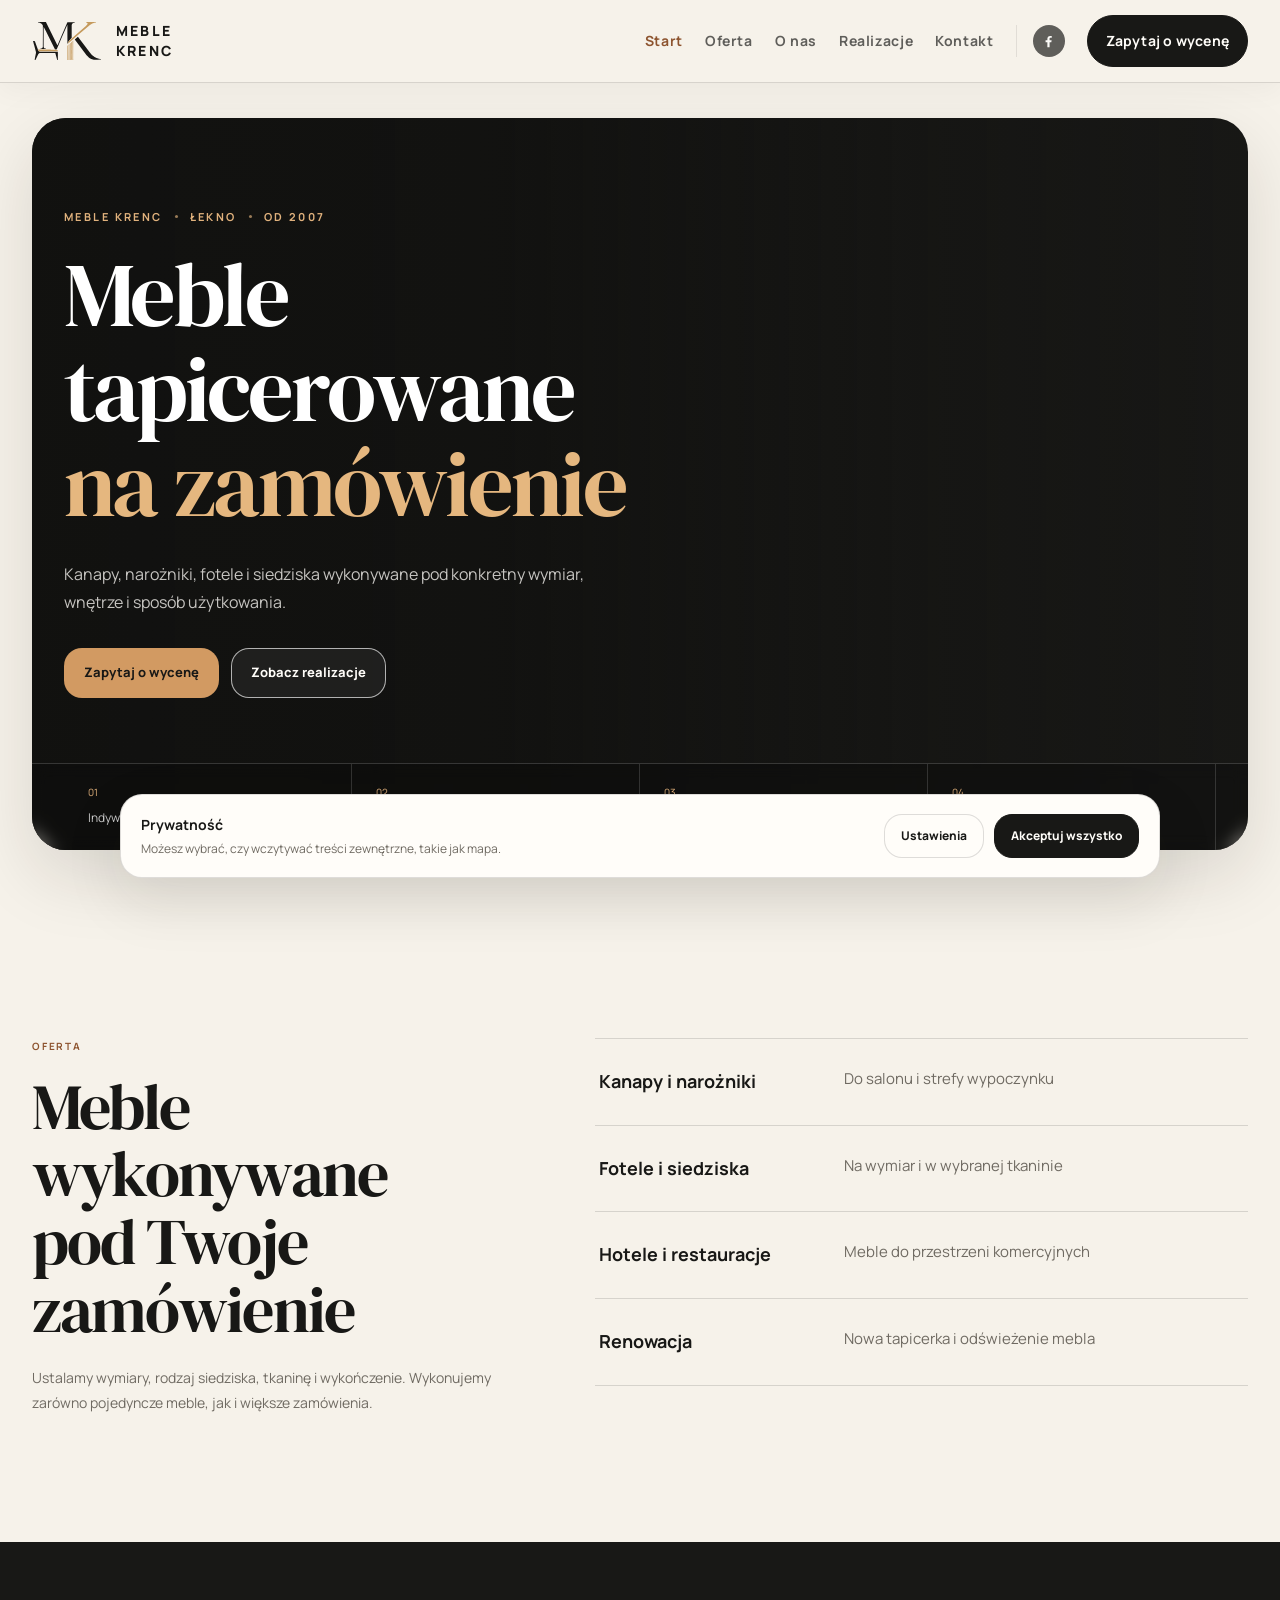
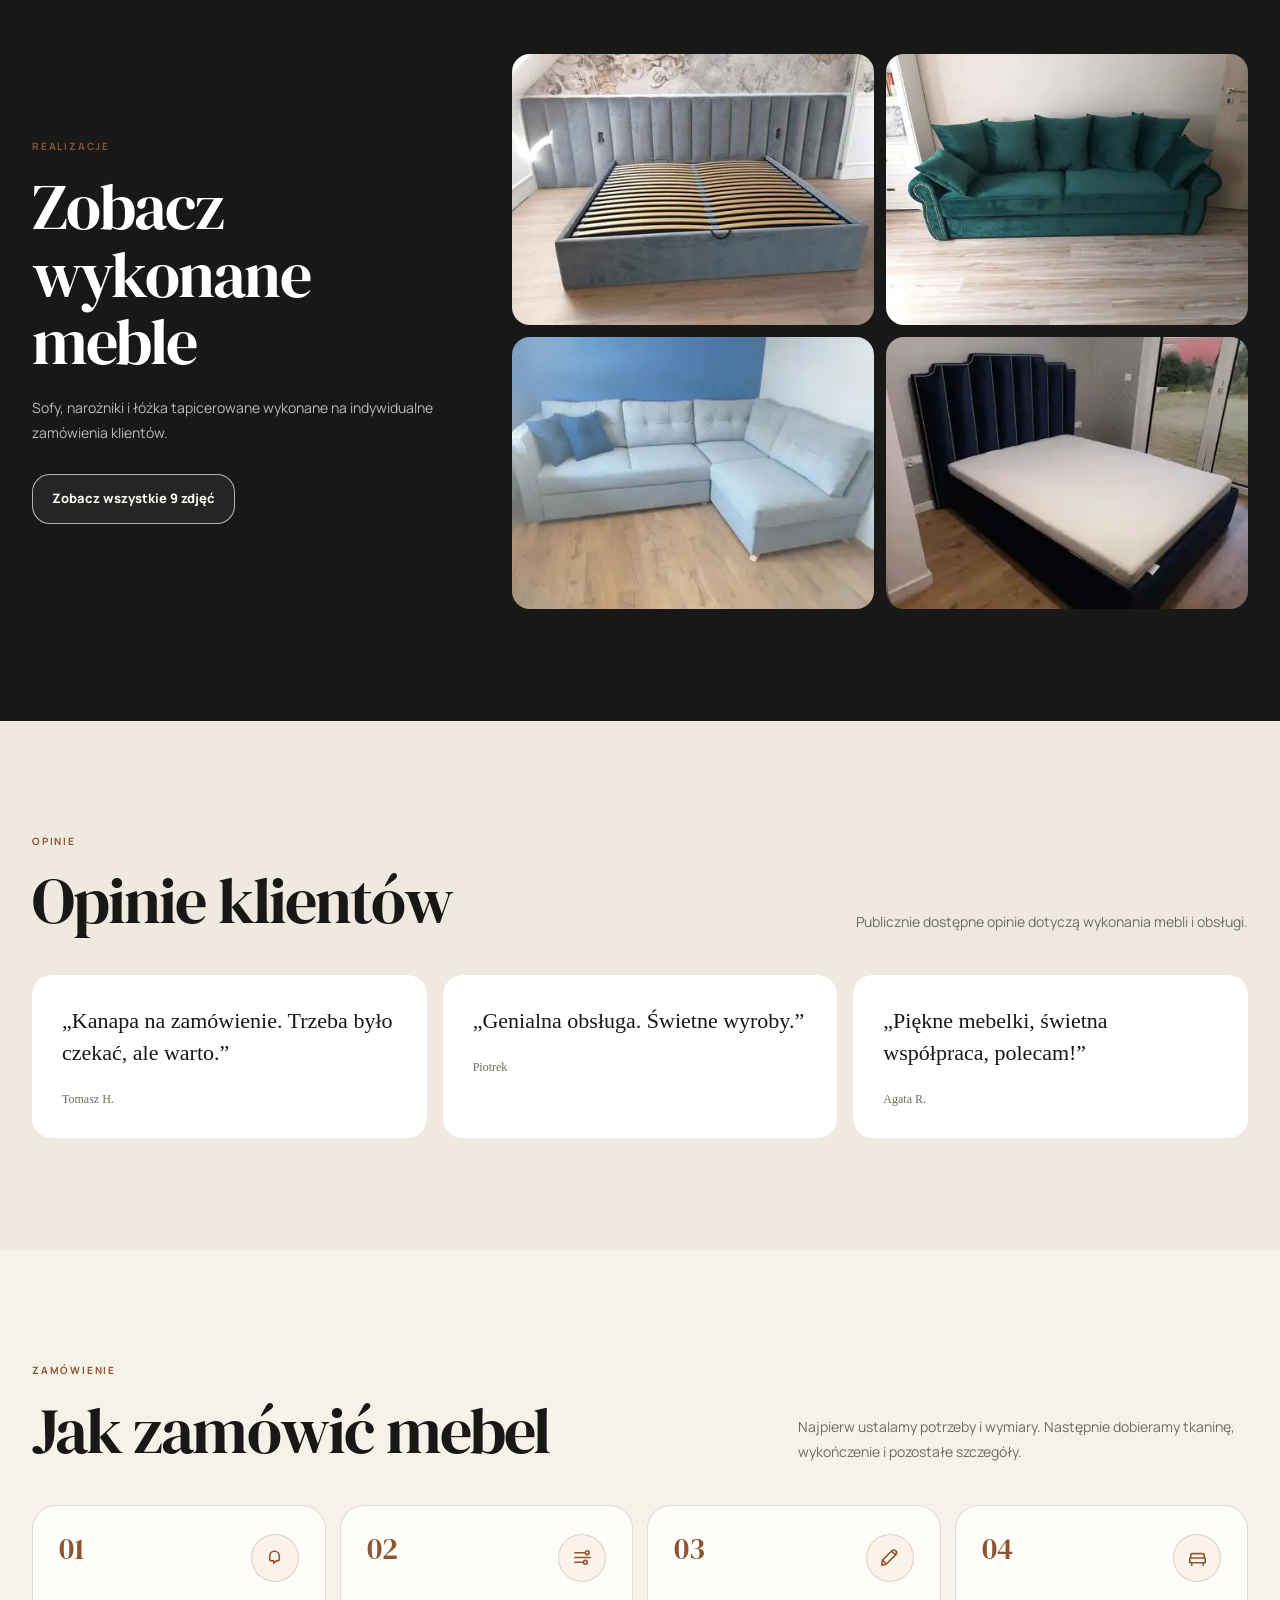
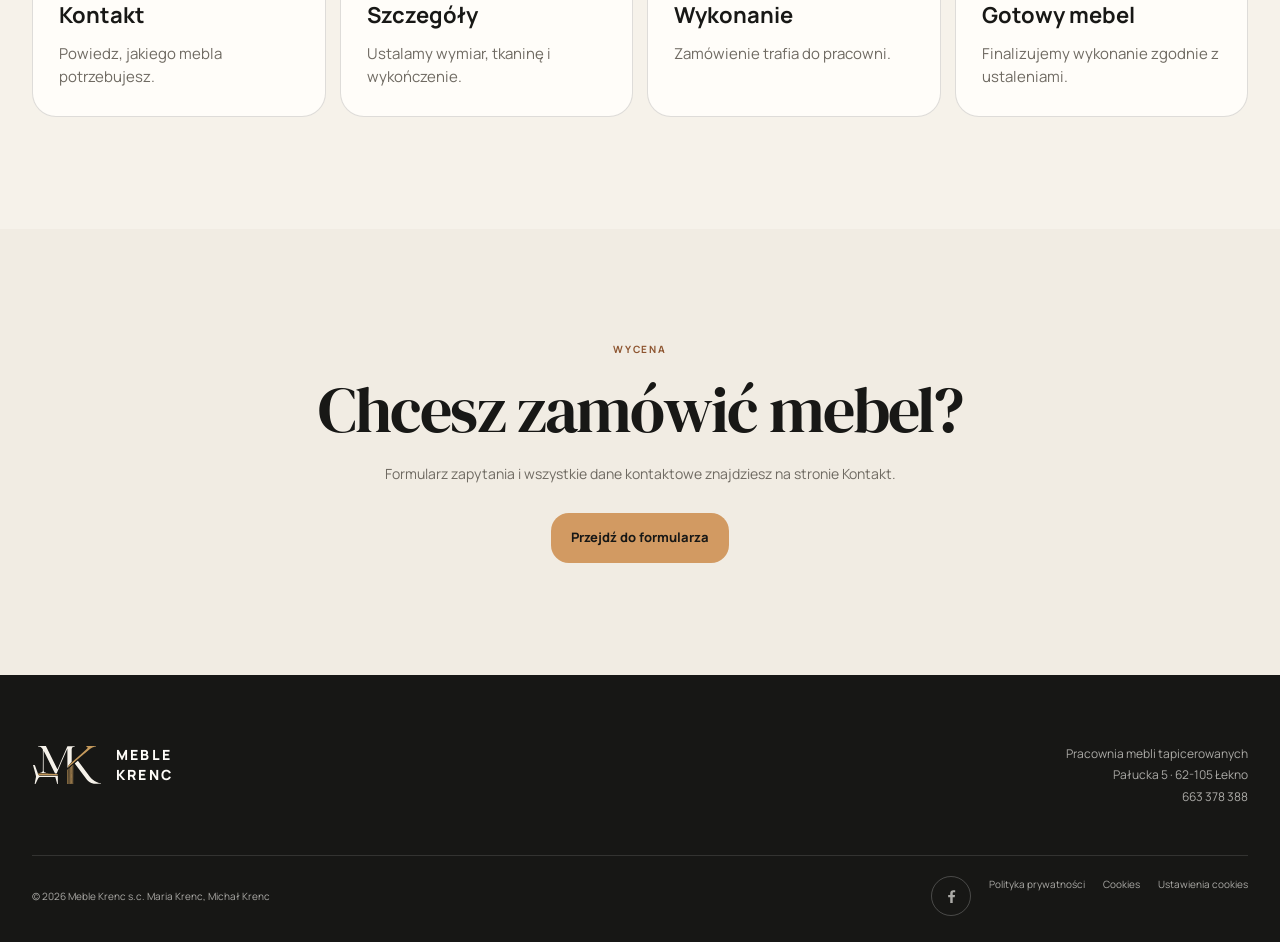
<file: index.html>
<!doctype html>
<html lang="pl">
<head>
  <meta charset="UTF-8" />
  <meta name="viewport" content="width=device-width, initial-scale=1.0" />
  <meta name="description" content="Meble Krenc — meble tapicerowane na indywidualne zamówienie w Łeknie. Kanapy, narożniki, fotele, meble dla firm i renowacja." />
  <meta name="theme-color" content="#f7f3ec" />
  <title>Meble tapicerowane na wymiar Łekno — Meble Krenc</title>
  <link rel="icon" href="assets/favicon.svg" type="image/svg+xml" />
  <link rel="stylesheet" href="site.css" /><link rel="stylesheet" href="home-v5.css" /><link rel="stylesheet" href="site-v3.css" /><link rel="stylesheet" href="site-v4.css?v=19" />
  <style>
    .page-home #main-content{padding-top:96px}.page-home .mk5-preview-grid{display:grid;grid-template-columns:repeat(2,minmax(0,1fr));gap:12px}.page-home .mk5-preview-photo{aspect-ratio:4/3;border-radius:18px;background:#2b2b27;overflow:hidden}.page-home .mk5-preview-photo img{width:100%;height:100%;display:block;object-fit:cover}
    .page-home .mk5-steps{gap:14px}.page-home .mk5-step{position:relative;min-height:0!important;padding:28px 28px 26px!important;display:grid!important;grid-template-columns:52px 1fr auto;grid-template-areas:"num title icon" "num text icon";column-gap:18px;row-gap:6px;align-items:center}.page-home .mk5-step strong{grid-area:num;margin:0!important;align-self:start;font-size:2rem!important;line-height:1}.page-home .mk5-step h3{grid-area:title;margin:0!important}.page-home .mk5-step p{grid-area:text;margin:0!important}.page-home .mk5-step-icon{grid-area:icon;width:48px;height:48px;border:1px solid rgba(143,84,45,.22);border-radius:50%;display:grid;place-items:center;color:#92572f;background:rgba(183,116,69,.07)}.page-home .mk5-step-icon svg{width:23px;height:23px;fill:none;stroke:currentColor;stroke-width:1.7;stroke-linecap:round;stroke-linejoin:round}
    @media(max-width:760px){.page-home #main-content{padding-top:88px}.page-home .mk5-preview-grid{grid-template-columns:1fr 1fr;gap:8px}.page-home .mk5-preview-photo{border-radius:14px}.page-home .mk5-process{padding-top:56px!important;padding-bottom:56px!important}.page-home .mk5-process-head{margin-bottom:24px!important}.page-home .mk5-steps{gap:10px!important}.page-home .mk5-step{padding:22px 20px!important;border-radius:24px!important;grid-template-columns:42px 1fr 42px;column-gap:12px;row-gap:4px}.page-home .mk5-step strong{font-size:1.65rem!important}.page-home .mk5-step h3{font-size:1.3rem!important;line-height:1.15}.page-home .mk5-step p{font-size:.96rem!important;line-height:1.45}.page-home .mk5-step-icon{width:40px;height:40px}.page-home .mk5-step-icon svg{width:20px;height:20px}}
  </style>
  <script type="application/ld+json">{"@context":"https://schema.org","@type":"LocalBusiness","name":"Meble Krenc","telephone":"+48663378388","address":{"@type":"PostalAddress","streetAddress":"Pałucka 5","postalCode":"62-105","addressLocality":"Łekno","addressCountry":"PL"},"sameAs":["https://www.facebook.com/MebleKrenc/"]}</script><script defer src="site.js?v=19"></script>
</head>
<body class="page-home" data-page="home"><a class="skip-link" href="#main-content">Przejdź do treści</a>
<header class="site-header" data-header style="position:fixed!important;top:0!important;right:0!important;left:0!important;z-index:10000!important;transform:none!important;visibility:visible!important"><div class="container nav-wrap"><a class="brand" href="index.html" aria-label="Meble Krenc — strona główna"><img class="logo-symbol" src="assets/logo.svg" alt=""><span class="brand-name">meble<em>krenc</em></span></a><button class="menu-toggle" type="button" aria-expanded="false" aria-controls="site-nav"><span class="sr-only">Otwórz menu</span></button><nav class="site-nav" id="site-nav" aria-label="Główna nawigacja"><a class="is-active" href="index.html">Start</a><a href="oferta.html">Oferta</a><a href="o-nas.html">O nas</a><a href="realizacje.html">Realizacje</a><a href="kontakt.html">Kontakt</a><a class="social-nav-link" href="https://www.facebook.com/MebleKrenc/" target="_blank" rel="noreferrer" aria-label="Facebook Meble Krenc"></a><a class="nav-pill" href="kontakt.html#formularz">Zapytaj o wycenę</a></nav></div></header><main id="main-content">
<section class="mk5-hero"><div class="container"><div class="mk5-hero-shell"><div class="mk5-hero-bg"></div><div class="container"><div class="mk5-hero-content reveal"><p class="mk5-kicker">MEBLE KRENC <span>ŁEKNO</span> <span>OD 2007</span></p><h1>Meble tapicerowane<span>na zamówienie</span></h1><p class="mk5-lead">Kanapy, narożniki, fotele i siedziska wykonywane pod konkretny wymiar, wnętrze i sposób użytkowania.</p><div class="mk5-actions"><a class="mk5-btn mk5-btn-primary" href="kontakt.html#formularz">Zapytaj o wycenę</a><a class="mk5-btn mk5-btn-ghost" href="realizacje.html">Zobacz realizacje</a></div></div></div><div class="mk5-hero-bottom"><div class="container mk5-trust"><div class="mk5-trust-item"><small>01</small><span>Indywidualny wymiar</span></div><div class="mk5-trust-item"><small>02</small><span>Dobór materiałów</span></div><div class="mk5-trust-item"><small>03</small><span>Pracownia w Łeknie</span></div><div class="mk5-trust-item"><small>04</small><span>Od 2007 roku</span></div></div></div></div></div></section>
<section class="mk5-section"><div class="container mk5-services"><div class="mk5-intro-copy"><p class="mk5-eyebrow">OFERTA</p><h2 class="mk5-title">Meble wykonywane pod Twoje zamówienie</h2><p class="mk5-copy">Ustalamy wymiary, rodzaj siedziska, tkaninę i wykończenie. Wykonujemy zarówno pojedyncze meble, jak i większe zamówienia.</p></div><div class="mk5-service-list"><a href="oferta.html#dom"><b>Kanapy i narożniki</b><span>Do salonu i strefy wypoczynku</span></a><a href="oferta.html#dom"><b>Fotele i siedziska</b><span>Na wymiar i w wybranej tkaninie</span></a><a href="oferta.html#biznes"><b>Hotele i restauracje</b><span>Meble do przestrzeni komercyjnych</span></a><a href="oferta.html#renowacja"><b>Renowacja</b><span>Nowa tapicerka i odświeżenie mebla</span></a></div></div></section>
<section class="mk5-section mk5-dark"><div class="container mk5-showcase-grid"><div class="mk5-showcase-copy"><p class="mk5-eyebrow">REALIZACJE</p><h2 class="mk5-title">Zobacz wykonane meble</h2><p class="mk5-copy">Sofy, narożniki i łóżka tapicerowane wykonane na indywidualne zamówienia klientów.</p><a class="mk5-btn mk5-btn-ghost" href="realizacje.html">Zobacz wszystkie 9 zdjęć</a></div><div class="mk5-preview-grid" aria-label="Wybrane realizacje Meble Krenc"><div class="mk5-preview-photo"><img src="assets/realizacja-02.svg?v=10" alt="Łóżko tapicerowane" loading="lazy"></div><div class="mk5-preview-photo"><img src="assets/realizacja-04.svg?v=10" alt="Zielona sofa klasyczna" loading="lazy"></div><div class="mk5-preview-photo"><img src="assets/realizacja-05.svg?v=10" alt="Jasny narożnik" loading="lazy"></div><div class="mk5-preview-photo"><img src="assets/realizacja-08.svg?v=10" alt="Łóżko z dekoracyjnym zagłówkiem" loading="lazy"></div></div></div></section>
<section class="mk5-section mk5-reviews"><div class="container"><div class="mk5-process-head"><div><p class="mk5-eyebrow">OPINIE</p><h2 class="mk5-title">Opinie klientów</h2></div><p class="mk5-copy">Publicznie dostępne opinie dotyczą wykonania mebli i obsługi.</p></div><div class="mk5-review-grid"><blockquote>„Kanapa na zamówienie. Trzeba było czekać, ale warto.”<cite>Tomasz H.</cite></blockquote><blockquote>„Genialna obsługa. Świetne wyroby.”<cite>Piotrek</cite></blockquote><blockquote>„Piękne mebelki, świetna współpraca, polecam!”<cite>Agata R.</cite></blockquote></div></div></section>
<section class="mk5-section mk5-process"><div class="container"><div class="mk5-process-head"><div><p class="mk5-eyebrow">ZAMÓWIENIE</p><h2 class="mk5-title">Jak zamówić mebel</h2></div><p class="mk5-copy">Najpierw ustalamy potrzeby i wymiary. Następnie dobieramy tkaninę, wykończenie i pozostałe szczegóły.</p></div><div class="mk5-steps"><article class="mk5-step"><strong>01</strong><h3>Kontakt</h3><p>Powiedz, jakiego mebla potrzebujesz.</p><span class="mk5-step-icon" aria-hidden="true"><svg viewBox="0 0 24 24"><path d="M7 10.5a5 5 0 0 1 10 0v3a2 2 0 0 1-2 2h-1l-2.8 2.5v-2.5H9a2 2 0 0 1-2-2z"/></svg></span></article><article class="mk5-step"><strong>02</strong><h3>Szczegóły</h3><p>Ustalamy wymiar, tkaninę i wykończenie.</p><span class="mk5-step-icon" aria-hidden="true"><svg viewBox="0 0 24 24"><path d="M4 7h10M4 12h16M4 17h8"/><circle cx="17" cy="7" r="2"/><circle cx="15" cy="17" r="2"/></svg></span></article><article class="mk5-step"><strong>03</strong><h3>Wykonanie</h3><p>Zamówienie trafia do pracowni.</p><span class="mk5-step-icon" aria-hidden="true"><svg viewBox="0 0 24 24"><path d="M14.5 5.5 18.5 9.5M4 20l4.5-1 10-10a2.8 2.8 0 0 0-4-4l-10 10z"/><path d="m8.5 18.5-3-3"/></svg></span></article><article class="mk5-step"><strong>04</strong><h3>Gotowy mebel</h3><p>Finalizujemy wykonanie zgodnie z ustaleniami.</p><span class="mk5-step-icon" aria-hidden="true"><svg viewBox="0 0 24 24"><path d="M5 12.5V10a2 2 0 0 1 2-2h10a2 2 0 0 1 2 2v2.5M4 12.5h16v5H4zM6 17.5V20M18 17.5V20"/></svg></span></article></div></div></section>
<section class="mk5-section mk5-quick-contact"><div class="container"><div class="mk5-contact-cta"><p class="mk5-eyebrow">WYCENA</p><h2 class="mk5-title">Chcesz zamówić mebel?</h2><p class="mk5-copy">Formularz zapytania i wszystkie dane kontaktowe znajdziesz na stronie Kontakt.</p><a class="mk5-btn mk5-btn-primary" href="kontakt.html#formularz">Przejdź do formularza</a></div></div></section></main>
<footer class="site-footer"><div class="container footer-main"><a class="brand footer-brand" href="index.html"><img class="logo-symbol" src="assets/logo-light.svg" alt=""><span class="brand-name">meble<em>krenc</em></span></a><p>Pracownia mebli tapicerowanych<br>Pałucka 5 · 62-105 Łekno<br>663 378 388</p></div><div class="container footer-bottom"><span>© <span data-year></span> Meble Krenc s.c. Maria Krenc, Michał Krenc</span><span class="footer-legal"><a class="footer-social" href="https://www.facebook.com/MebleKrenc/" target="_blank" rel="noreferrer" aria-label="Facebook Meble Krenc"></a><a href="polityka-prywatnosci.html">Polityka prywatności</a><a href="cookies.html">Cookies</a><a href="ustawienia-cookies.html" data-cookie-open>Ustawienia cookies</a></span></div></footer><div class="cookie-banner" id="cookie-banner" hidden><div class="cookie-copy"><strong>Prywatność</strong><p></p></div><div class="cookie-actions"></div></div><div class="cookie-modal" id="cookie-modal" hidden></div></body></html>
</file>
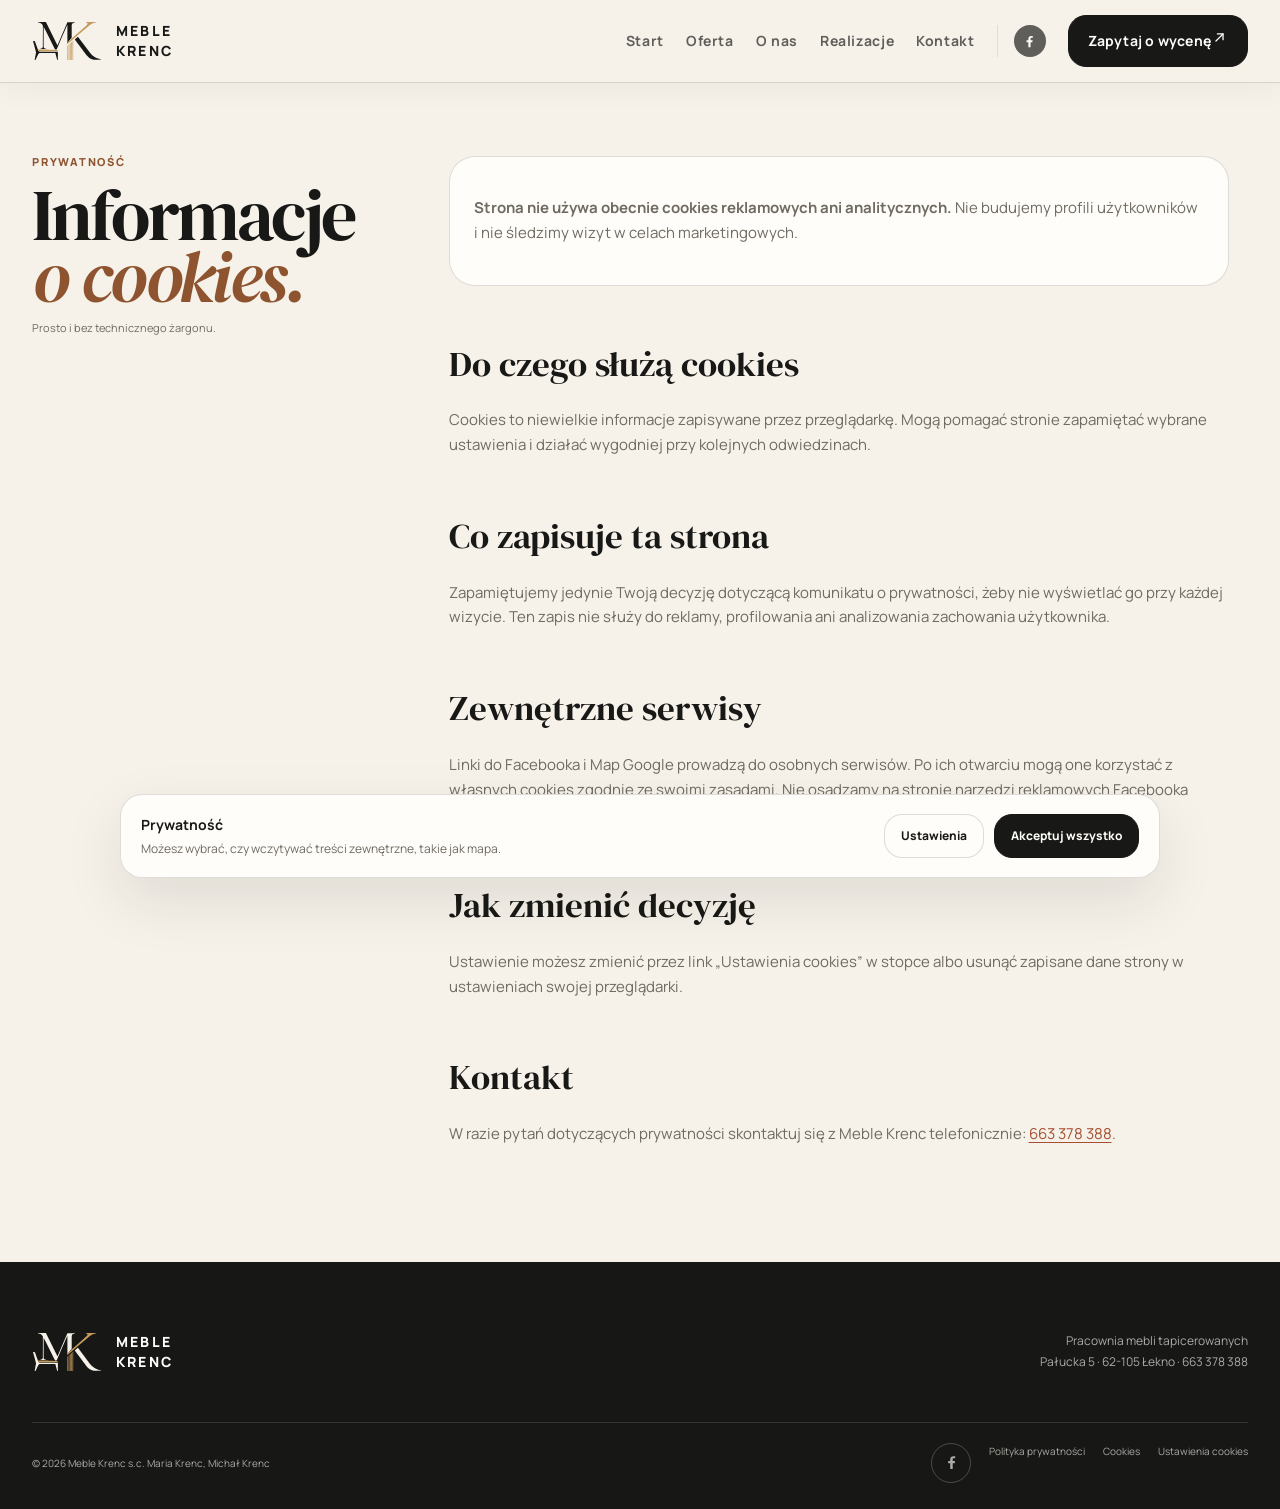
<file: cookies.html>
<!doctype html>
<html lang="pl">
<head>
  <meta charset="UTF-8" />
  <meta name="viewport" content="width=device-width, initial-scale=1.0" />
  <meta name="description" content="Informacje o cookies i ustawieniach prywatności na stronie Meble Krenc." />
  <meta name="theme-color" content="#f7f3ec" />
  <title>Cookies — Meble Krenc</title>
  <link rel="icon" href="assets/favicon.svg" type="image/svg+xml" />
  <link rel="stylesheet" href="site.css" />
  <link rel="stylesheet" href="site-v3.css" />
  <link rel="stylesheet" href="site-v4.css" />
  <script defer src="site.js"></script>
</head>
<body data-page="cookies">
<a class="skip-link" href="#main-content">Przejdź do treści</a>
<header class="site-header" data-header>
  <div class="container nav-wrap">
    <a class="brand" href="index.html" aria-label="Meble Krenc — strona główna"><img class="logo-symbol" src="assets/logo.svg" alt="" /><span class="brand-name">meble<em>krenc</em></span></a>
    <button class="menu-toggle" type="button" aria-expanded="false" aria-controls="site-nav"><span class="sr-only">Otwórz menu</span><span></span><span></span></button>
    <nav class="site-nav" id="site-nav" aria-label="Główna nawigacja"><a href="oferta.html">Oferta</a><a href="o-nas.html">O nas</a><a href="realizacje.html">Realizacje</a><a href="kontakt.html">Kontakt</a><a class="social-nav-link" href="https://www.facebook.com/MebleKrenc/" target="_blank" rel="noreferrer" aria-label="Facebook Meble Krenc"></a><a class="nav-pill" href="kontakt.html">Zapytaj o wycenę <span>↗</span></a></nav>
  </div>
</header>
<main id="main-content" class="legal-page">
  <div class="container legal-layout">
    <aside class="legal-aside"><div class="section-label">Prywatność</div><h1>Informacje<br /><em>o cookies.</em></h1><p class="legal-updated">Prosto i bez technicznego żargonu.</p></aside>
    <article class="legal-content">
      <div class="legal-callout"><p><strong>Strona nie używa obecnie cookies reklamowych ani analitycznych.</strong> Nie budujemy profili użytkowników i nie śledzimy wizyt w celach marketingowych.</p></div>
      <h2>Do czego służą cookies</h2><p>Cookies to niewielkie informacje zapisywane przez przeglądarkę. Mogą pomagać stronie zapamiętać wybrane ustawienia i działać wygodniej przy kolejnych odwiedzinach.</p>
      <h2>Co zapisuje ta strona</h2><p>Zapamiętujemy jedynie Twoją decyzję dotyczącą komunikatu o prywatności, żeby nie wyświetlać go przy każdej wizycie. Ten zapis nie służy do reklamy, profilowania ani analizowania zachowania użytkownika.</p>
      <h2>Zewnętrzne serwisy</h2><p>Linki do Facebooka i Map Google prowadzą do osobnych serwisów. Po ich otwarciu mogą one korzystać z własnych cookies zgodnie ze swoimi zasadami. Nie osadzamy na stronie narzędzi reklamowych Facebooka ani Google.</p>
      <h2>Jak zmienić decyzję</h2><p>Ustawienie możesz zmienić przez link „Ustawienia cookies” w stopce albo usunąć zapisane dane strony w ustawieniach swojej przeglądarki.</p>
      <h2>Kontakt</h2><p>W razie pytań dotyczących prywatności skontaktuj się z Meble Krenc telefonicznie: <a href="tel:+48663378388">663 378 388</a>.</p>
    </article>
  </div>
</main>
<footer class="site-footer"><div class="container footer-main"><a class="brand footer-brand" href="index.html"><img class="logo-symbol" src="assets/logo-light.svg" alt="" /><span class="brand-name">meble<em>krenc</em></span></a><p>Pracownia mebli tapicerowanych<br />Pałucka 5 · 62-105 Łekno · 663 378 388</p></div><div class="container footer-bottom"><span>© <span data-year></span> Meble Krenc s.c. Maria Krenc, Michał Krenc</span><span class="footer-legal"><a class="footer-social" href="https://www.facebook.com/MebleKrenc/" target="_blank" rel="noreferrer" aria-label="Facebook Meble Krenc"></a><a href="polityka-prywatnosci.html">Polityka prywatności</a><a href="cookies.html">Cookies</a><a href="ustawienia-cookies.html" data-cookie-open>Ustawienia cookies</a></span></div></footer>
<div class="cookie-banner" id="cookie-banner" hidden><div class="cookie-copy"><strong>Prywatność</strong><p>Strona nie używa reklam ani analityki. Zapamiętujemy jedynie Twój wybór dotyczący tego komunikatu.</p></div><div class="cookie-actions"><button class="cookie-accept" type="button" data-cookie-accept>Rozumiem</button><a href="cookies.html">Więcej informacji</a></div></div>
<div class="cookie-modal" id="cookie-modal" hidden><div class="cookie-panel" role="dialog" aria-modal="true" aria-labelledby="cookie-title"><h2 id="cookie-title">Ustawienia prywatności</h2><p>Strona nie używa obecnie cookies analitycznych ani reklamowych.</p><label class="cookie-option"><span><strong>Niezbędne</strong><p>Zapamiętanie Twojego wyboru. Ta opcja jest zawsze aktywna.</p></span><input type="checkbox" checked disabled /></label><div class="cookie-panel-actions"><button class="button button-outline" type="button" data-cookie-close>Zamknij</button><button class="button button-primary" type="button" data-cookie-save>Zapisz</button></div></div></div>
</body>
</html>
</file>
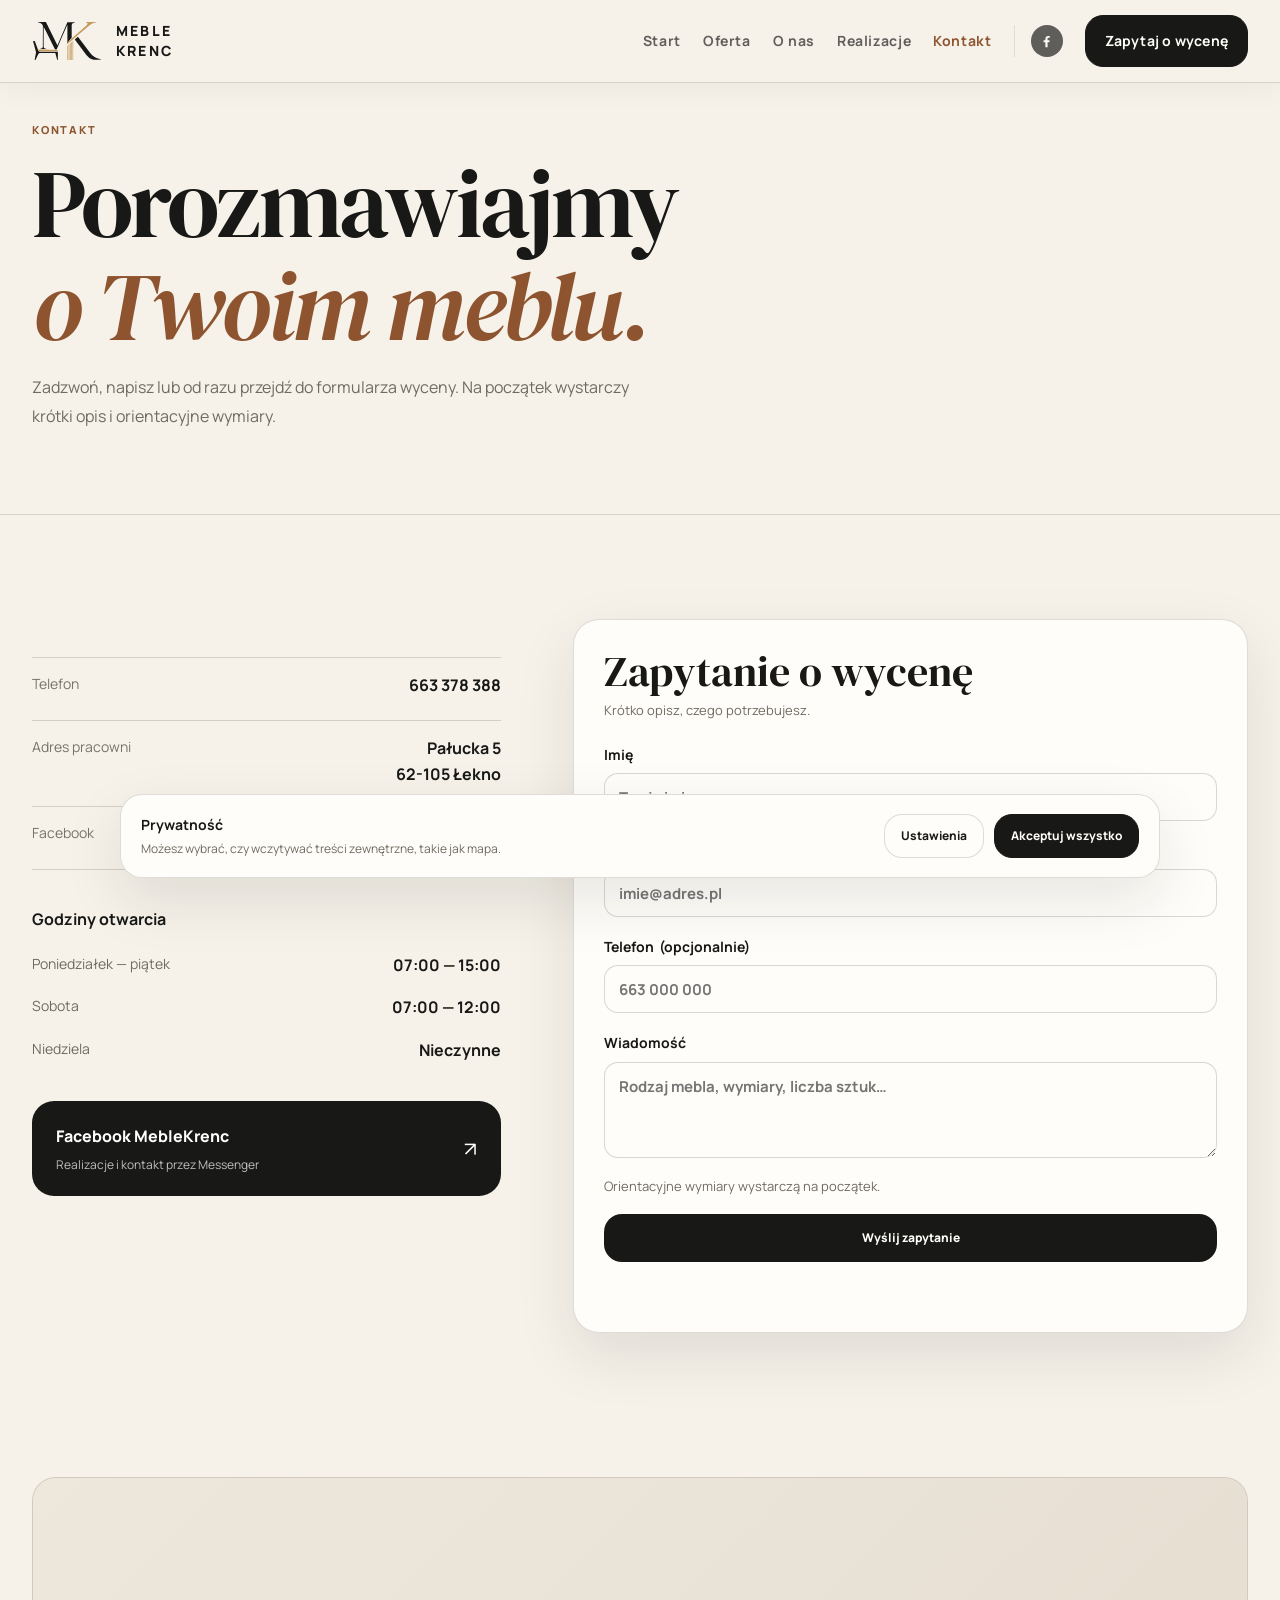
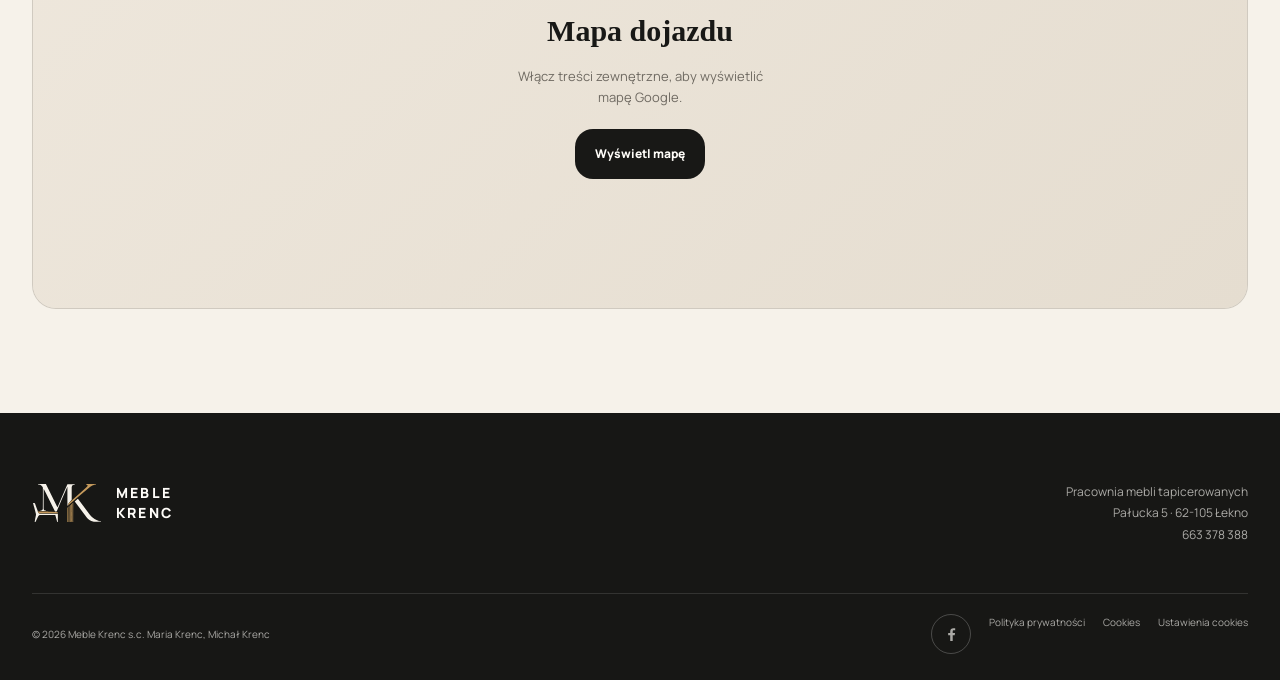
<file: kontakt.html>
<!doctype html><html lang="pl"><head><meta charset="UTF-8"><meta name="viewport" content="width=device-width,initial-scale=1"><meta name="description" content="Kontakt z Meble Krenc w Łeknie. Telefon 663 378 388, Pałucka 5, 62-105 Łekno."><meta name="theme-color" content="#f7f3ec"><title>Kontakt — Meble Krenc</title><link rel="icon" href="assets/favicon.svg" type="image/svg+xml"><link rel="stylesheet" href="site.css"><link rel="stylesheet" href="site-v3.css"><link rel="stylesheet" href="site-v4.css?v=24"><style>.contact-form{scroll-margin-top:120px}.contact-intro{padding-bottom:34px!important}.contact-intro .inner-hero-grid{display:block!important}.contact-intro h1{margin-bottom:16px!important}.contact-intro .inner-hero-intro{max-width:620px!important;margin:0!important}.contact-main{padding-top:38px!important}.contact-info>h2,.contact-info>.section-label,.contact-info>p{display:none!important}.map-embed-wrap{position:relative;margin-top:18px;overflow:hidden;border:1px solid var(--mk4-line);border-radius:24px;background:#ebe5da;min-height:360px}.map-embed-wrap iframe{display:block;width:100%;height:360px;border:0}.map-consent{position:absolute;inset:0;display:grid;place-items:center;padding:28px;text-align:center;background:linear-gradient(135deg,#eee7dc,#e5ddd0)}.map-consent-inner{max-width:330px}.map-consent strong{display:block;margin-bottom:10px;font-family:"Playfair Display",Georgia,serif;font-size:30px}.map-consent p{margin:0 0 20px;color:var(--mk4-muted);font-size:13px;line-height:1.65}.map-embed-wrap.is-loaded .map-consent{display:none}@media(min-width:761px){.contact-main .contact-layout{display:grid!important;grid-template-columns:minmax(0,.82fr) minmax(560px,1.18fr)!important;column-gap:72px!important;align-items:start!important}.contact-main .contact-info{grid-column:1!important;grid-row:1!important}.contact-main #formularz{grid-column:2!important;grid-row:1!important;min-width:0!important}.contact-main .contact-social{display:none!important}.contact-main .desktop-facebook{display:block!important;margin-top:30px!important}.contact-main .desktop-facebook a{display:flex!important;align-items:center!important;justify-content:space-between!important;gap:20px!important;padding:22px 24px!important;border-radius:22px!important;background:var(--mk4-ink)!important;color:#fff!important;text-decoration:none!important}.contact-main .desktop-facebook span:first-child{display:grid!important;gap:5px!important;font-size:16px!important;font-weight:750!important}.contact-main .desktop-facebook small{font-size:12px!important;font-weight:400!important;opacity:.72!important}.contact-main .desktop-facebook span:last-child{font-size:20px!important}.contact-main .map-embed-wrap{grid-column:1/-1!important;grid-row:2!important;width:100%!important;margin-top:54px!important;min-height:430px!important}.contact-main .map-embed-wrap iframe{height:430px!important}.contact-form{grid-template-columns:1fr 1fr!important;gap:16px 18px!important;padding:30px!important}.contact-form .form-heading,.contact-form .form-field:nth-of-type(3),.contact-form .form-field:nth-of-type(4),.contact-form .form-help,.contact-form .button,.contact-form .form-status{grid-column:1/-1!important}.contact-form .form-heading{display:block!important;margin-bottom:2px!important}.contact-form .form-heading h2{margin:0 0 8px!important}.contact-form .form-heading span{display:block!important;max-width:none!important;text-align:left!important}.contact-form input{min-height:48px!important;padding:11px 14px!important}.contact-form textarea{min-height:100px!important;height:100px!important;padding:12px 14px!important}.contact-form .button{min-height:48px!important}.contact-form .form-help{margin:0!important}}@media(max-width:760px){.desktop-facebook{display:none!important}.contact-intro{min-height:0!important;height:auto!important;padding:42px 0 24px!important}.contact-intro .container,.contact-intro .inner-hero-grid,.contact-intro .inner-hero-grid>div{min-height:0!important;height:auto!important;padding-bottom:0!important;margin-bottom:0!important}.contact-intro h1{font-size:52px!important;line-height:.96!important;margin-bottom:16px!important}.contact-intro .inner-hero-intro{font-size:17px!important;line-height:1.55!important;margin-bottom:0!important}.contact-main{margin-top:-118px!important;padding:136px 0 52px!important}.contact-main .contact-layout{display:block!important;min-height:0!important;height:auto!important;padding-top:0!important;margin-top:0!important}.contact-main .contact-info{display:block!important;min-height:0!important;height:auto!important;padding:0!important;margin:0!important;transform:none!important}.contact-main .contact-list{display:block!important;min-height:0!important;height:auto!important;padding:0!important;margin:0!important}.contact-main .contact-item{min-height:0!important;height:auto!important;margin:0!important;padding:18px 0!important}.contact-main .contact-item:first-child{padding-top:0!important}.contact-main .hours{margin-top:18px!important}.contact-main #formularz{margin-top:30px!important;scroll-margin-top:112px}.contact-form{display:grid!important;grid-template-columns:1fr 1fr!important;gap:12px 10px!important;padding:20px!important;background:#fffdfa!important;border:1px solid rgba(20,20,18,.14)!important;border-radius:24px!important;box-shadow:0 12px 34px rgba(34,28,20,.05)!important}.contact-form .form-heading{grid-column:1/-1;margin:0 0 3px!important;padding:0 0 12px!important;border-bottom:1px solid rgba(20,20,18,.12)}.contact-form .form-heading h2{font-size:30px!important;margin:0 0 5px!important;line-height:1!important}.contact-form .form-heading span{display:block!important;max-width:none!important;text-align:left!important;font-size:11px!important}.contact-form .form-field{font-size:11px!important;line-height:1.2!important;gap:5px!important;margin:0!important}.contact-form .form-field:nth-of-type(3),.contact-form .form-field:nth-of-type(4){grid-column:1/-1}.contact-form .form-field input{height:42px!important;min-height:42px!important;padding:8px 12px!important;font-size:13px!important;border-radius:14px!important;background:#fff!important}.contact-form textarea{height:78px!important;min-height:78px!important;padding:10px 12px!important;font-size:13px!important;line-height:1.35!important;border-radius:14px!important;background:#fff!important}.contact-form .form-help,.contact-form .button,.contact-form .form-status{grid-column:1/-1}.contact-form .form-help{margin:0!important;font-size:10px!important;line-height:1.35!important}.contact-form .button{min-height:44px!important;height:44px!important;margin:0!important}.map-embed-wrap,.map-embed-wrap iframe{min-height:320px;height:320px}}</style><script defer src="site.js?v=23"></script></head><body data-page="kontakt"><a class="skip-link" href="#main-content">Przejdź do treści</a><header class="site-header" data-header><div class="container nav-wrap"><a class="brand" href="index.html" aria-label="Meble Krenc — strona główna"><img class="logo-symbol" src="assets/logo.svg" alt=""><span class="brand-name">meble<em>krenc</em></span></a><button class="menu-toggle" type="button" aria-expanded="false" aria-controls="site-nav"><span class="sr-only">Otwórz menu</span></button><nav class="site-nav" id="site-nav" aria-label="Główna nawigacja"><a href="index.html">Start</a><a href="oferta.html">Oferta</a><a href="o-nas.html">O nas</a><a href="realizacje.html">Realizacje</a><a class="is-active" href="kontakt.html">Kontakt</a><a class="social-nav-link" href="https://www.facebook.com/MebleKrenc/" target="_blank" rel="noreferrer" aria-label="Facebook Meble Krenc"></a><a class="nav-pill" href="kontakt.html#formularz">Zapytaj o wycenę</a></nav></div></header><main id="main-content"><section class="inner-hero contact-intro"><div class="container inner-hero-grid"><div><p class="eyebrow">Kontakt</p><h1>Porozmawiajmy<br><em>o Twoim meblu.</em></h1><p class="inner-hero-intro">Zadzwoń, napisz lub od razu przejdź do formularza wyceny. Na początek wystarczy krótki opis i orientacyjne wymiary.</p></div></div></section><section class="section cream contact-main"><div class="container contact-layout"><div class="contact-info reveal"><div class="contact-list"><div class="contact-item"><span>Telefon</span><a href="tel:+48663378388"><strong>663 378 388</strong></a></div><div class="contact-item"><span>Adres pracowni</span><strong>Pałucka 5<br>62-105 Łekno</strong></div><div class="contact-item"><span>Facebook</span><a href="https://www.facebook.com/MebleKrenc/" target="_blank" rel="noreferrer"><strong>MebleKrenc</strong></a></div></div><div class="hours"><h3>Godziny otwarcia</h3><div class="hours-row"><span>Poniedziałek — piątek</span><strong>07:00 — 15:00</strong></div><div class="hours-row"><span>Sobota</span><strong>07:00 — 12:00</strong></div><div class="hours-row"><span>Niedziela</span><strong>Nieczynne</strong></div></div><div class="desktop-facebook"><a href="https://www.facebook.com/MebleKrenc/" target="_blank" rel="noreferrer"><span>Facebook MebleKrenc<small>Realizacje i kontakt przez Messenger</small></span><span>↗</span></a></div></div><div class="reveal reveal-delay-1" id="formularz"><form class="contact-form" id="contact-form" data-endpoint="" novalidate><div class="form-heading"><h2>Zapytanie o wycenę</h2><span>Krótko opisz, czego potrzebujesz.</span></div><label class="form-field">Imię<input type="text" name="name" autocomplete="name" placeholder="Twoje imię" required></label><label class="form-field">E-mail<input type="email" name="email" autocomplete="email" placeholder="imie@adres.pl" required></label><label class="form-field">Telefon <span class="form-optional">(opcjonalnie)</span><input type="tel" name="phone" autocomplete="tel" placeholder="663 000 000"></label><label class="form-field">Wiadomość<textarea name="message" rows="3" placeholder="Rodzaj mebla, wymiary, liczba sztuk…" required></textarea></label><p class="form-help">Orientacyjne wymiary wystarczą na początek.</p><button class="button button-primary" type="submit">Wyślij zapytanie</button><p class="form-status" id="form-status" role="status" aria-live="polite"></p></form><div class="contact-social"><a href="https://www.facebook.com/MebleKrenc/" target="_blank" rel="noreferrer"><span>Facebook MebleKrenc<small>Realizacje i kontakt przez Messenger</small></span><span>↗</span></a></div></div><div class="map-embed-wrap" aria-label="Mapa dojazdu do Meble Krenc"><iframe title="Meble Krenc — Pałucka 5, Łekno" loading="lazy" referrerpolicy="no-referrer-when-downgrade" data-cookie-map-src="https://www.google.com/maps?q=Pa%C5%82ucka%205%2C%2062-105%20%C5%81ekno%2C%20Polska&output=embed"></iframe><div class="map-consent"><div class="map-consent-inner"><strong>Mapa dojazdu</strong><p>Włącz treści zewnętrzne, aby wyświetlić mapę Google.</p><button class="button button-primary" type="button" data-enable-map>Wyświetl mapę</button></div></div></div></div></section></main><footer class="site-footer"><div class="container footer-main"><a class="brand footer-brand" href="index.html"><img class="logo-symbol" src="assets/logo-light.svg" alt=""><span class="brand-name">meble<em>krenc</em></span></a><p>Pracownia mebli tapicerowanych<br>Pałucka 5 · 62-105 Łekno<br>663 378 388</p></div><div class="container footer-bottom"><span>© <span data-year></span> Meble Krenc s.c. Maria Krenc, Michał Krenc</span><span class="footer-legal"><a class="footer-social" href="https://www.facebook.com/MebleKrenc/" target="_blank" rel="noreferrer" aria-label="Facebook Meble Krenc"></a><a href="polityka-prywatnosci.html">Polityka prywatności</a><a href="cookies.html">Cookies</a><a href="ustawienia-cookies.html" data-cookie-open>Ustawienia cookies</a></span></div></footer><div class="cookie-banner" id="cookie-banner" hidden><div class="cookie-copy"><strong>Prywatność</strong><p></p></div><div class="cookie-actions"></div></div><div class="cookie-modal" id="cookie-modal" hidden></div></body></html>
</file>
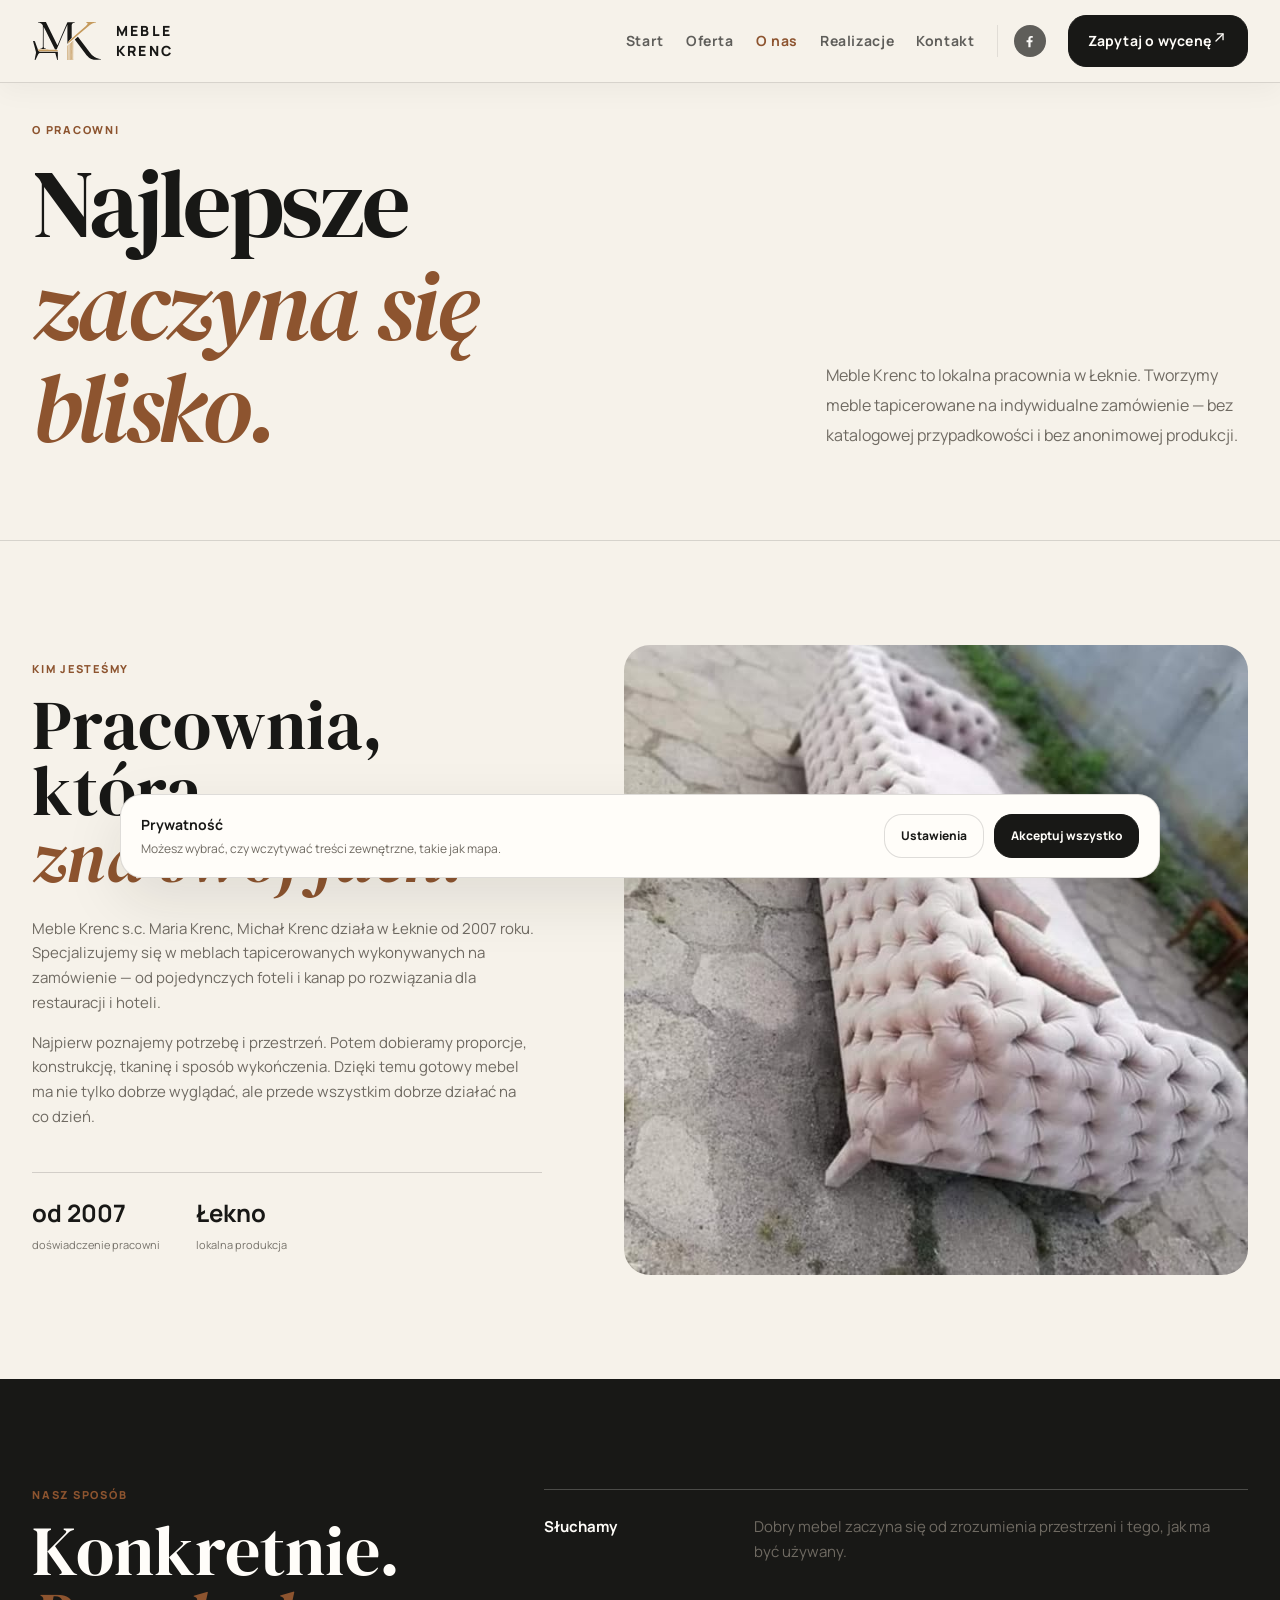
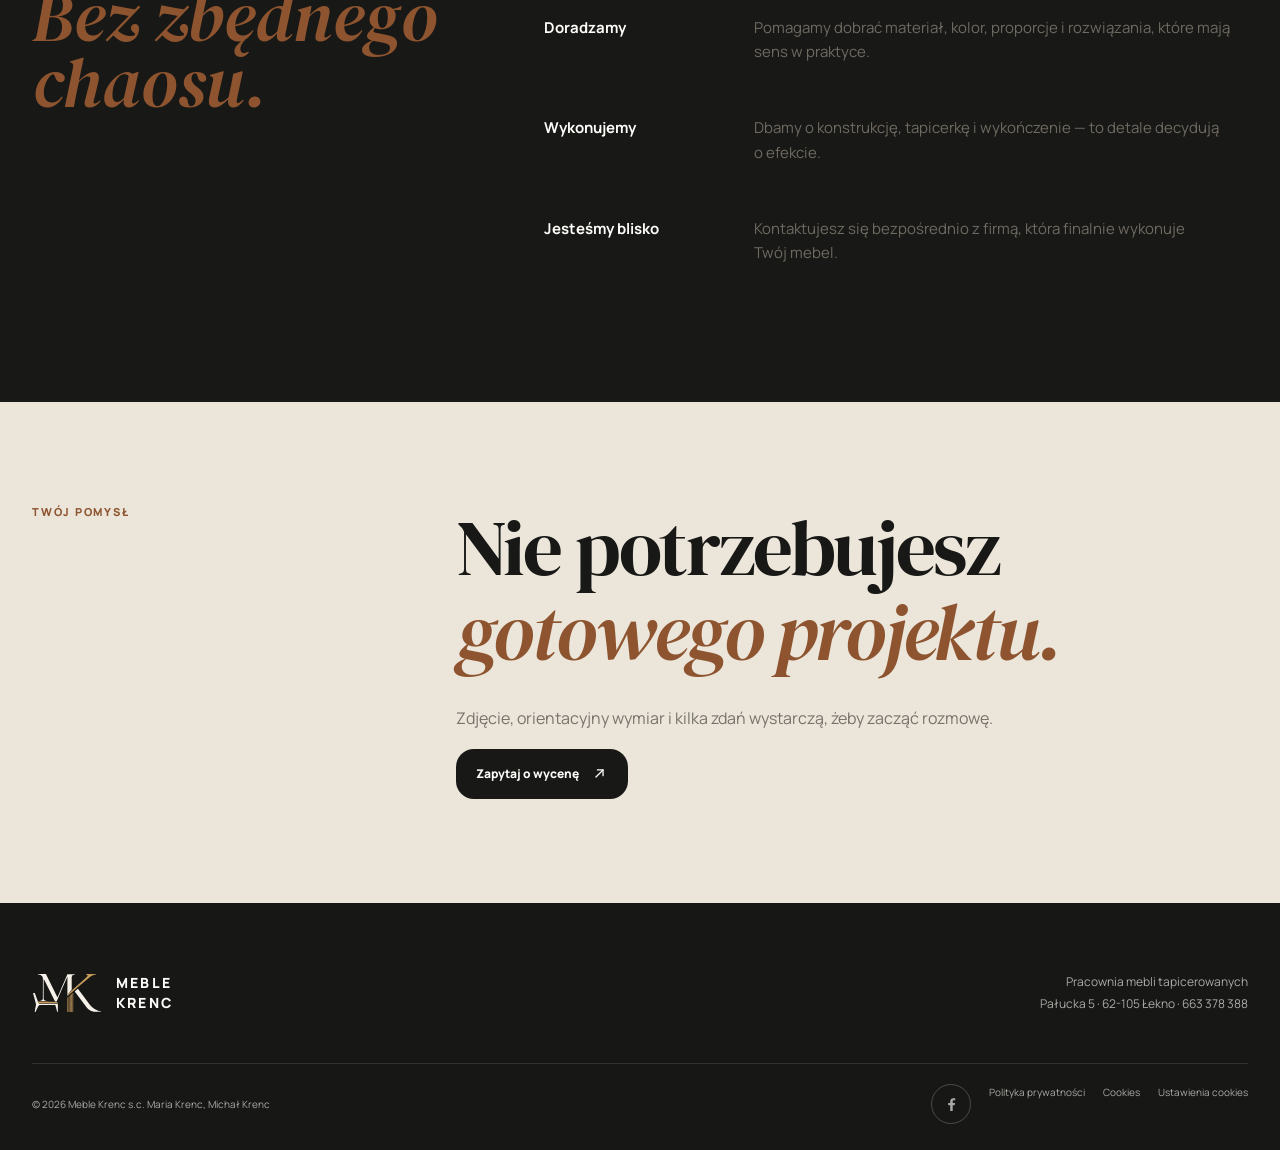
<file: o-nas.html>
<!doctype html>
<html lang="pl">
<head>
  <meta charset="UTF-8" />
  <meta name="viewport" content="width=device-width, initial-scale=1.0" />
  <meta name="description" content="Poznaj Meble Krenc — lokalną pracownię mebli tapicerowanych w Łeknie działającą od 2007 roku." />
  <meta name="theme-color" content="#f7f3ec" />
  <title>O nas — Meble Krenc</title>
  <link rel="icon" href="assets/favicon.svg" type="image/svg+xml" />
  <link rel="stylesheet" href="site.css" />
  <link rel="stylesheet" href="site-v3.css" />
  <link rel="stylesheet" href="site-v4.css" />
  <script defer src="site.js"></script>
</head>
<body data-page="o-nas">
<a class="skip-link" href="#main-content">Przejdź do treści</a>
<header class="site-header" data-header>
  <div class="container nav-wrap">
    <a class="brand" href="index.html" aria-label="Meble Krenc — strona główna">
      <img class="logo-symbol" src="assets/logo.svg" alt="" />
      <span class="brand-name">meble<em>krenc</em></span>
    </a>
    <button class="menu-toggle" type="button" aria-expanded="false" aria-controls="site-nav">
      <span class="sr-only">Otwórz menu</span><span></span><span></span>
    </button>
    <nav class="site-nav" id="site-nav" aria-label="Główna nawigacja">
      <a href="oferta.html">Oferta</a>
      <a class="is-active" href="o-nas.html">O nas</a>
      <a href="realizacje.html">Realizacje</a>
      <a href="kontakt.html">Kontakt</a>
      <a class="social-nav-link" href="https://www.facebook.com/MebleKrenc/" target="_blank" rel="noreferrer" aria-label="Facebook Meble Krenc"></a>
      <a class="nav-pill" href="kontakt.html">Zapytaj o wycenę <span>↗</span></a>
    </nav>
  </div>
</header>
<main id="main-content">
  <section class="inner-hero">
    <div class="container inner-hero-grid">
      <div><p class="eyebrow">O pracowni</p><h1>Najlepsze<br /><em>zaczyna się blisko.</em></h1></div>
      <p class="inner-hero-intro">Meble Krenc to lokalna pracownia w Łeknie. Tworzymy meble tapicerowane na indywidualne zamówienie — bez katalogowej przypadkowości i bez anonimowej produkcji.</p>
    </div>
  </section>

  <section class="section cream">
    <div class="container about-grid">
      <div class="about-copy reveal">
        <div class="section-label">Kim jesteśmy</div>
        <h2>Pracownia, która<br /><em>zna swój fach.</em></h2>
        <p>Meble Krenc s.c. Maria Krenc, Michał Krenc działa w Łeknie od 2007 roku. Specjalizujemy się w meblach tapicerowanych wykonywanych na zamówienie — od pojedynczych foteli i kanap po rozwiązania dla restauracji i hoteli.</p>
        <p>Najpierw poznajemy potrzebę i przestrzeń. Potem dobieramy proporcje, konstrukcję, tkaninę i sposób wykończenia. Dzięki temu gotowy mebel ma nie tylko dobrze wyglądać, ale przede wszystkim dobrze działać na co dzień.</p>
        <div class="about-facts">
          <div class="about-fact"><strong>od 2007</strong><span>doświadczenie pracowni</span></div>
          <div class="about-fact"><strong>Łekno</strong><span>lokalna produkcja</span></div>
        </div>
      </div>
      <div class="about-image reveal reveal-delay-1"><img src="assets/facebook-profile.jpg" alt="Tapicerowany mebel opublikowany przez Meble Krenc" /></div>
    </div>
  </section>

  <section class="values">
    <div class="container values-grid">
      <div class="reveal"><div class="section-label">Nasz sposób</div><h2>Konkretnie.<br /><em>Bez zbędnego chaosu.</em></h2></div>
      <div class="values-list">
        <article class="value-item reveal"><strong>Słuchamy</strong><p>Dobry mebel zaczyna się od zrozumienia przestrzeni i tego, jak ma być używany.</p></article>
        <article class="value-item reveal reveal-delay-1"><strong>Doradzamy</strong><p>Pomagamy dobrać materiał, kolor, proporcje i rozwiązania, które mają sens w praktyce.</p></article>
        <article class="value-item reveal reveal-delay-2"><strong>Wykonujemy</strong><p>Dbamy o konstrukcję, tapicerkę i wykończenie — to detale decydują o efekcie.</p></article>
        <article class="value-item reveal reveal-delay-3"><strong>Jesteśmy blisko</strong><p>Kontaktujesz się bezpośrednio z firmą, która finalnie wykonuje Twój mebel.</p></article>
      </div>
    </div>
  </section>

  <section class="section paper">
    <div class="container intro-split">
      <div class="section-label reveal">Twój pomysł</div>
      <div class="intro-copy reveal reveal-delay-1">
        <h2 class="display-title">Nie potrzebujesz<br /><em>gotowego projektu.</em></h2>
        <p>Zdjęcie, orientacyjny wymiar i kilka zdań wystarczą, żeby zacząć rozmowę.</p>
        <a class="button button-primary" href="kontakt.html">Zapytaj o wycenę <span>↗</span></a>
      </div>
    </div>
  </section>
</main>
<footer class="site-footer">
  <div class="container footer-main">
    <a class="brand footer-brand" href="index.html">
      <img class="logo-symbol" src="assets/logo-light.svg" alt="" />
      <span class="brand-name">meble<em>krenc</em></span>
    </a>
    <p>Pracownia mebli tapicerowanych<br />Pałucka 5 · 62-105 Łekno · 663 378 388</p>
  </div>
  <div class="container footer-bottom">
    <span>© <span data-year></span> Meble Krenc s.c. Maria Krenc, Michał Krenc</span>
    <span class="footer-legal">
      <a class="footer-social" href="https://www.facebook.com/MebleKrenc/" target="_blank" rel="noreferrer" aria-label="Facebook Meble Krenc"></a>
      <a href="polityka-prywatnosci.html">Polityka prywatności</a>
      <a href="cookies.html">Cookies</a>
      <a href="ustawienia-cookies.html" data-cookie-open>Ustawienia cookies</a>
    </span>
  </div>
</footer>
<div class="cookie-banner" id="cookie-banner" hidden>
  <div class="cookie-copy"><strong>Prywatność</strong><p>Strona nie używa reklam ani analityki. Zapamiętujemy jedynie Twój wybór dotyczący tego komunikatu.</p></div>
  <div class="cookie-actions"><button class="cookie-accept" type="button" data-cookie-accept>Rozumiem</button><a href="cookies.html">Więcej informacji</a></div>
</div>
<div class="cookie-modal" id="cookie-modal" hidden>
  <div class="cookie-panel" role="dialog" aria-modal="true" aria-labelledby="cookie-title">
    <h2 id="cookie-title">Ustawienia prywatności</h2>
    <p>Strona nie używa obecnie cookies analitycznych ani reklamowych.</p>
    <label class="cookie-option"><span><strong>Niezbędne</strong><p>Zapamiętanie Twojego wyboru. Ta opcja jest zawsze aktywna.</p></span><input type="checkbox" checked disabled /></label>
    <div class="cookie-panel-actions"><button class="button button-outline" type="button" data-cookie-close>Zamknij</button><button class="button button-primary" type="button" data-cookie-save>Zapisz</button></div>
  </div>
</div>
</body>
</html>
</file>
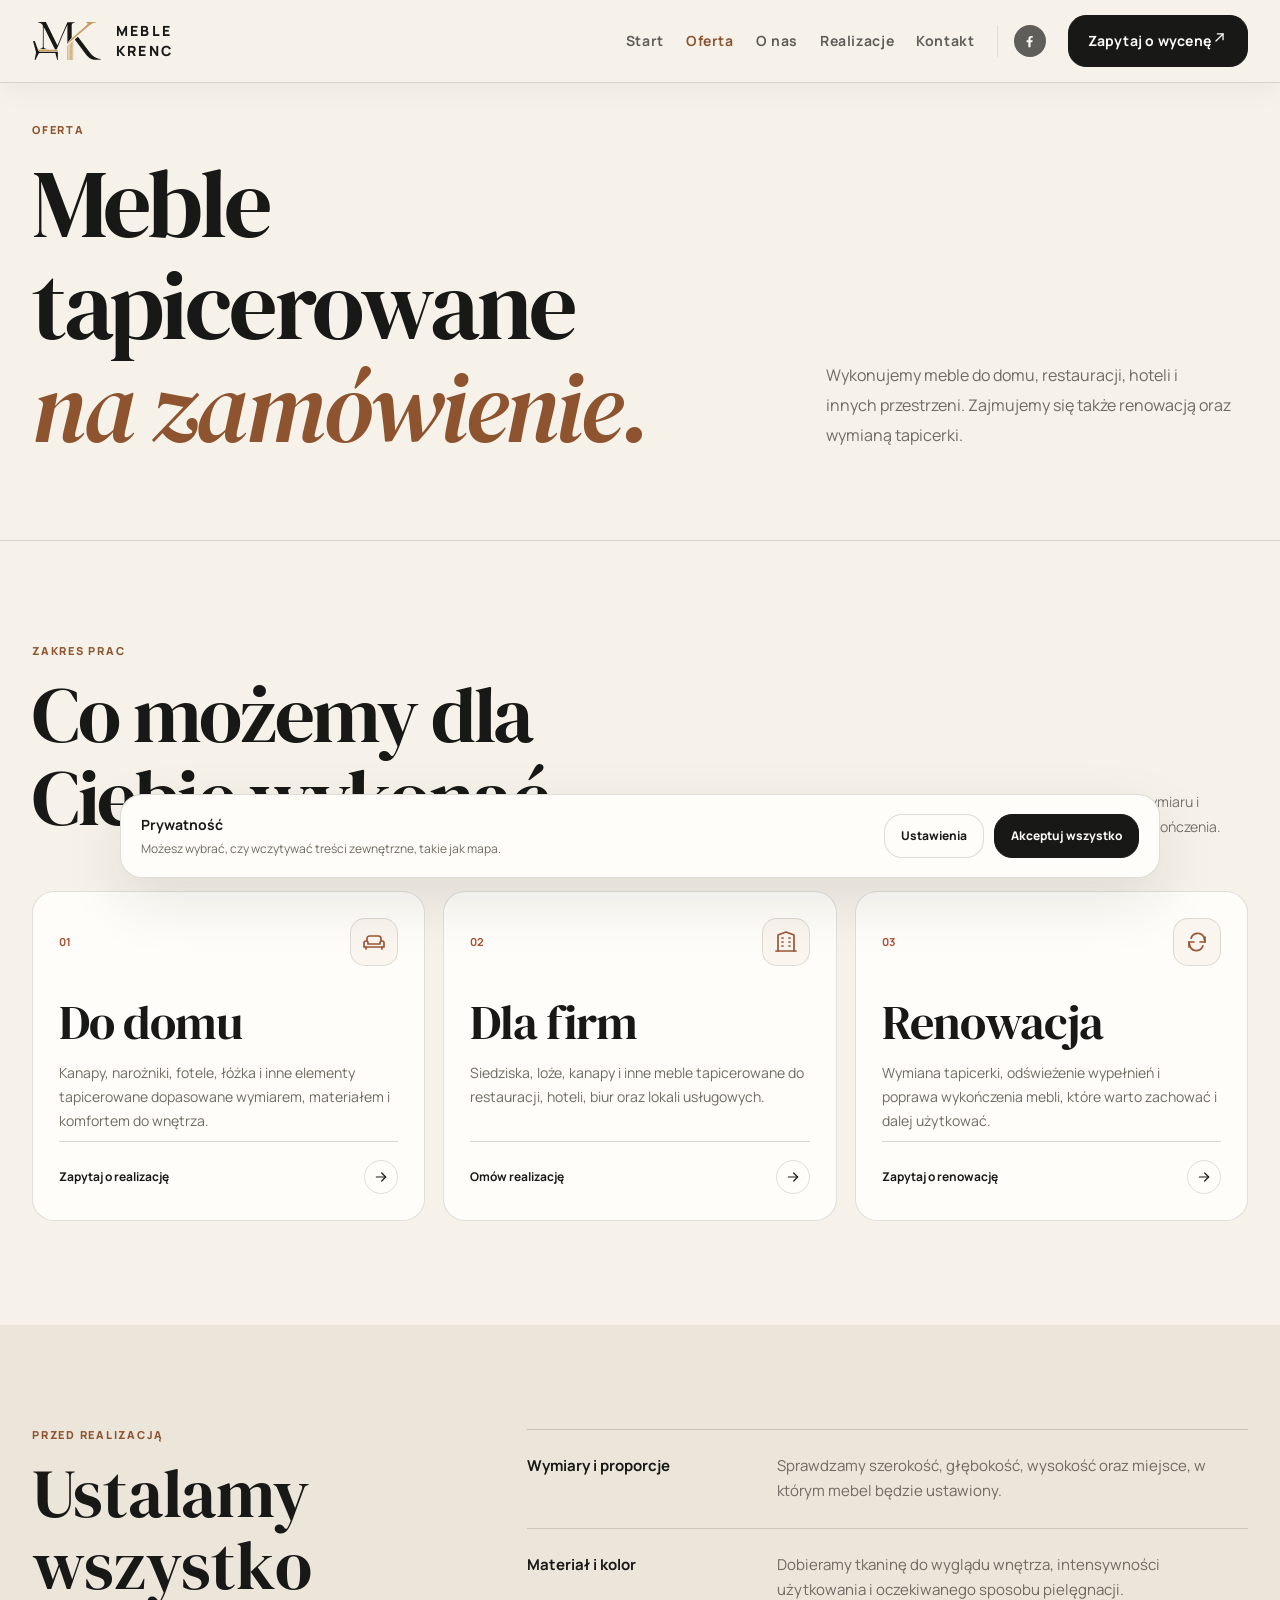
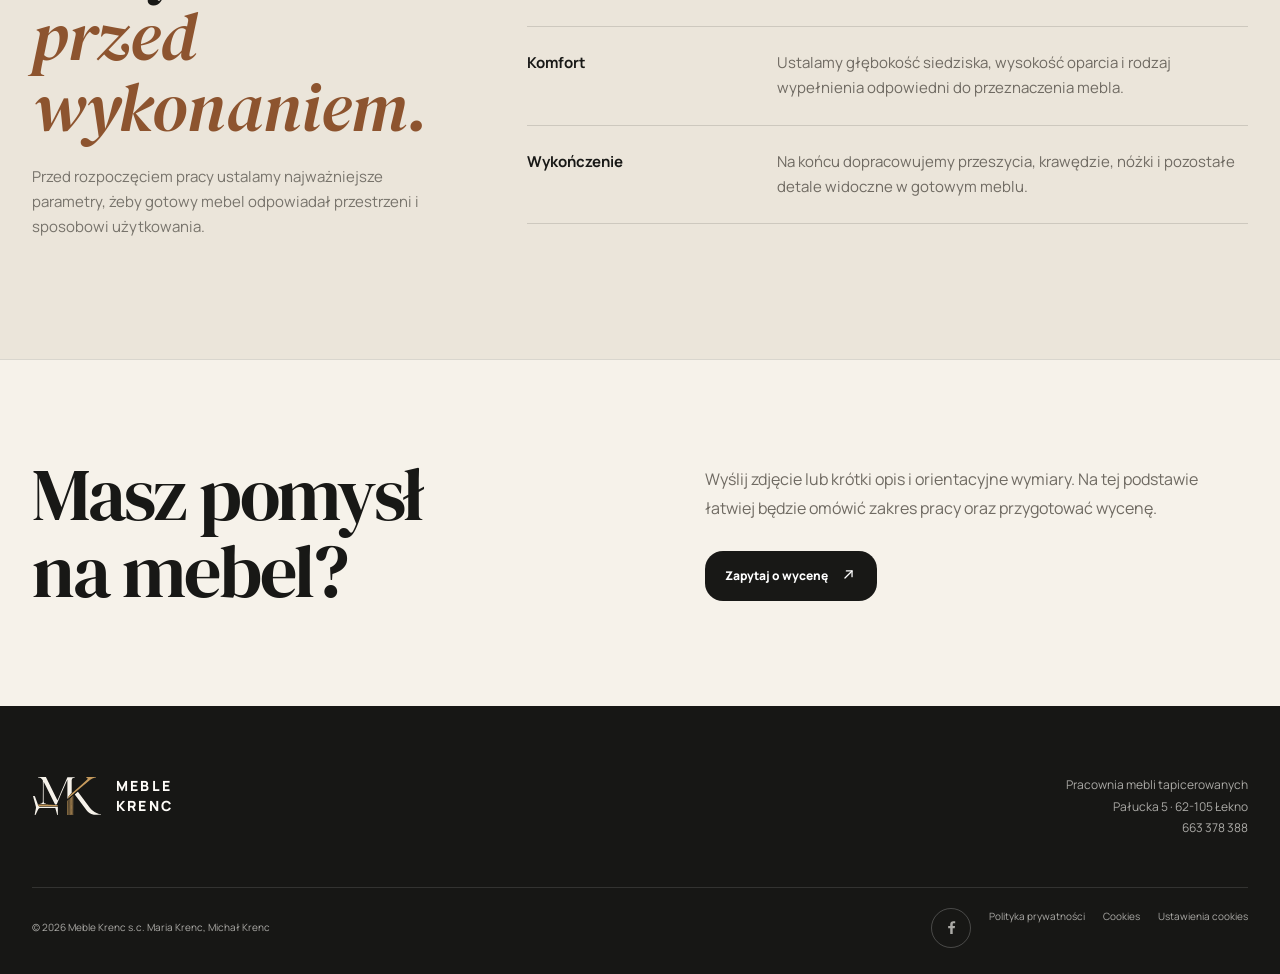
<file: oferta.html>
<!doctype html>
<html lang="pl"><head><meta charset="UTF-8"><meta name="viewport" content="width=device-width, initial-scale=1.0"><meta name="description" content="Oferta Meble Krenc: meble tapicerowane na zamówienie do domu, restauracji i hotelu oraz renowacja."><meta name="theme-color" content="#f7f3ec"><title>Oferta — Meble Krenc</title><link rel="icon" href="assets/favicon.svg" type="image/svg+xml"><link rel="stylesheet" href="site.css"><link rel="stylesheet" href="site-v3.css"><link rel="stylesheet" href="site-v4.css?v=18"><style>
.offer-page .section-top{align-items:end}.offer-page .section-top .display-title{max-width:760px;line-height:1.04!important}.offer-page .section-top>p{line-height:1.8}.offer-page .service-grid{gap:18px!important;border:0!important}.offer-page .service-card,.offer-page .service-card:nth-child(2),.offer-page .service-card:nth-child(3){min-height:330px!important;padding:26px!important;border:1px solid var(--mk4-line)!important;border-radius:22px!important;background:var(--mk4-card)!important;box-shadow:none!important}.service-card-top{display:flex;align-items:center;justify-content:space-between;gap:16px}.service-icon{width:48px;height:48px;display:grid;place-items:center;border:1px solid var(--mk4-line);border-radius:15px;color:#9b5734;background:#faf6ef}.service-icon svg{width:24px;height:24px;fill:none;stroke:currentColor;stroke-width:1.7;stroke-linecap:round;stroke-linejoin:round}.offer-page .service-card h3{margin:32px 0 14px!important;font-size:clamp(36px,4vw,48px)!important;line-height:1.02!important}.offer-page .service-card p{max-width:none!important;font-size:14px!important;line-height:1.7!important}.offer-page .service-card a{margin-top:auto!important;padding-top:18px!important;gap:18px!important}.offer-page .service-arrow{width:34px;height:34px;display:grid;place-items:center;flex:0 0 34px;color:var(--mk4-ink)!important;border:1px solid var(--mk4-line);border-radius:50%;background:transparent}.offer-page .service-arrow svg{width:16px;height:16px;display:block;fill:none;stroke:currentColor;stroke-width:1.8;stroke-linecap:round;stroke-linejoin:round}.offer-page .service-card a:hover .service-arrow{color:#fff!important;background:var(--mk4-ink);border-color:var(--mk4-ink)}.offer-page .service-detail{padding:104px 0!important}.offer-page .detail-aside h2{line-height:1.05!important}.offer-page .home-cta{padding:96px 0!important;color:var(--mk4-ink)!important;background:var(--mk4-cream-2)!important;border-top:1px solid var(--mk4-line)}.offer-page .home-cta-grid{grid-template-columns:1.05fr .95fr!important;gap:72px!important;align-items:center!important}.offer-page .home-cta h2{max-width:720px;margin:0!important;color:var(--mk4-ink)!important;font-size:clamp(50px,5.8vw,78px)!important;line-height:1.04!important;letter-spacing:-.03em!important}.offer-page .home-cta-copy{max-width:520px}.offer-page .home-cta-copy p{margin:0 0 28px!important;color:var(--mk4-muted)!important;font-size:16px;line-height:1.8}.offer-page .home-cta .button-light{color:#fff!important;background:var(--mk4-ink)!important}
@media(max-width:760px){.offer-page .section{padding-block:58px!important}.offer-page .section-top{margin-bottom:22px!important}.offer-page .section-top .display-title{font-size:clamp(42px,12vw,56px)!important;line-height:1.06!important}.offer-page .service-grid{gap:14px!important}.offer-page .service-card,.offer-page .service-card:nth-child(2),.offer-page .service-card:nth-child(3){min-height:0!important;padding:20px!important}.service-icon{width:42px;height:42px;border-radius:13px}.service-icon svg{width:21px;height:21px}.offer-page .service-card h3{margin:24px 0 10px!important;font-size:38px!important}.offer-page .service-card p{font-size:13.5px!important;line-height:1.58!important}.offer-page .service-card a{margin-top:18px!important;padding-top:15px!important;font-size:13px!important}.offer-page .service-arrow{width:32px;height:32px;flex-basis:32px}.offer-page .service-detail{padding:64px 0!important}.offer-page .home-cta{padding:64px 0!important}.offer-page .home-cta-grid{grid-template-columns:1fr!important;gap:28px!important}.offer-page .home-cta h2{font-size:clamp(44px,12vw,58px)!important;line-height:1.06!important}.offer-page .home-cta-copy p{margin-bottom:24px!important;font-size:15px;line-height:1.75}.offer-page .home-cta .button{width:100%;max-width:340px}}
</style><script defer src="site.js?v=17"></script></head><body data-page="oferta"><a class="skip-link" href="#main-content">Przejdź do treści</a><header class="site-header" data-header><div class="container nav-wrap"><a class="brand" href="index.html" aria-label="Meble Krenc — strona główna"><img class="logo-symbol" src="assets/logo.svg" alt=""><span class="brand-name">meble<em>krenc</em></span></a><button class="menu-toggle" type="button" aria-expanded="false" aria-controls="site-nav"><span class="sr-only">Otwórz menu</span></button><nav class="site-nav" id="site-nav" aria-label="Główna nawigacja"><a href="index.html">Start</a><a class="is-active" href="oferta.html">Oferta</a><a href="o-nas.html">O nas</a><a href="realizacje.html">Realizacje</a><a href="kontakt.html">Kontakt</a><a class="social-nav-link" href="https://www.facebook.com/MebleKrenc/" target="_blank" rel="noreferrer" aria-label="Facebook Meble Krenc"></a><a class="nav-pill" href="kontakt.html">Zapytaj o wycenę <span>↗</span></a></nav></div></header><main id="main-content" class="offer-page"><section class="inner-hero"><div class="container inner-hero-grid"><div><p class="eyebrow">Oferta</p><h1>Meble tapicerowane<br><em>na zamówienie.</em></h1></div><p class="inner-hero-intro">Wykonujemy meble do domu, restauracji, hoteli i innych przestrzeni. Zajmujemy się także renowacją oraz wymianą tapicerki.</p></div></section><section class="section cream"><div class="container"><div class="section-top reveal"><div><div class="section-label">Zakres prac</div><h2 class="display-title">Co możemy dla Ciebie wykonać</h2></div><p>Każde zlecenie ustalamy indywidualnie — od wymiaru i przeznaczenia po tkaninę, komfort i sposób wykończenia.</p></div><div class="service-grid"><article class="service-card reveal" id="dom"><div class="service-card-top"><span class="service-index">01</span><span class="service-icon" aria-hidden="true"><svg viewBox="0 0 24 24"><path d="M5 11V8.5a2.5 2.5 0 0 1 2.5-2.5h9A2.5 2.5 0 0 1 19 8.5V11"/><path d="M4 11a2 2 0 0 0-2 2v4h20v-4a2 2 0 0 0-4 0v1H6v-1a2 2 0 0 0-2-2Z"/><path d="M4 17v2M20 17v2"/></svg></span></div><h3>Do domu</h3><p>Kanapy, narożniki, fotele, łóżka i inne elementy tapicerowane dopasowane wymiarem, materiałem i komfortem do wnętrza.</p><a href="kontakt.html">Zapytaj o realizację <span class="service-arrow" aria-hidden="true"><svg viewBox="0 0 24 24"><path d="M5 12h14"/><path d="m13 6 6 6-6 6"/></svg></span></a></article><article class="service-card reveal reveal-delay-1" id="biznes"><div class="service-card-top"><span class="service-index">02</span><span class="service-icon" aria-hidden="true"><svg viewBox="0 0 24 24"><path d="M4 21V5l8-3 8 3v16"/><path d="M8 8h1M15 8h1M8 12h1M15 12h1M8 16h1M15 16h1M2 21h20"/></svg></span></div><h3>Dla firm</h3><p>Siedziska, loże, kanapy i inne meble tapicerowane do restauracji, hoteli, biur oraz lokali usługowych.</p><a href="kontakt.html">Omów realizację <span class="service-arrow" aria-hidden="true"><svg viewBox="0 0 24 24"><path d="M5 12h14"/><path d="m13 6 6 6-6 6"/></svg></span></a></article><article class="service-card reveal reveal-delay-2" id="renowacja"><div class="service-card-top"><span class="service-index">03</span><span class="service-icon" aria-hidden="true"><svg viewBox="0 0 24 24"><path d="M20 7v5h-5"/><path d="M4 17v-5h5"/><path d="M6.1 8.1A7 7 0 0 1 18.8 7L20 12M4 12l1.2 5A7 7 0 0 0 17.9 15.9"/></svg></span></div><h3>Renowacja</h3><p>Wymiana tapicerki, odświeżenie wypełnień i poprawa wykończenia mebli, które warto zachować i dalej użytkować.</p><a href="kontakt.html">Zapytaj o renowację <span class="service-arrow" aria-hidden="true"><svg viewBox="0 0 24 24"><path d="M5 12h14"/><path d="m13 6 6 6-6 6"/></svg></span></a></article></div></div></section><section class="service-detail paper"><div class="container detail-grid"><aside class="detail-aside reveal"><div class="section-label">Przed realizacją</div><h2>Ustalamy wszystko<br><em>przed wykonaniem.</em></h2><p>Przed rozpoczęciem pracy ustalamy najważniejsze parametry, żeby gotowy mebel odpowiadał przestrzeni i sposobowi użytkowania.</p></aside><div class="detail-list"><article class="detail-item reveal"><h3>Wymiary i proporcje</h3><p>Sprawdzamy szerokość, głębokość, wysokość oraz miejsce, w którym mebel będzie ustawiony.</p></article><article class="detail-item reveal reveal-delay-1"><h3>Materiał i kolor</h3><p>Dobieramy tkaninę do wyglądu wnętrza, intensywności użytkowania i oczekiwanego sposobu pielęgnacji.</p></article><article class="detail-item reveal reveal-delay-2"><h3>Komfort</h3><p>Ustalamy głębokość siedziska, wysokość oparcia i rodzaj wypełnienia odpowiedni do przeznaczenia mebla.</p></article><article class="detail-item reveal reveal-delay-3"><h3>Wykończenie</h3><p>Na końcu dopracowujemy przeszycia, krawędzie, nóżki i pozostałe detale widoczne w gotowym meblu.</p></article></div></div></section><section class="home-cta"><div class="container home-cta-grid reveal"><h2>Masz pomysł na mebel?</h2><div class="home-cta-copy"><p>Wyślij zdjęcie lub krótki opis i orientacyjne wymiary. Na tej podstawie łatwiej będzie omówić zakres pracy oraz przygotować wycenę.</p><a class="button button-light" href="kontakt.html">Zapytaj o wycenę <span>↗</span></a></div></div></section></main><footer class="site-footer"><div class="container footer-main"><a class="brand footer-brand" href="index.html"><img class="logo-symbol" src="assets/logo-light.svg" alt=""><span class="brand-name">meble<em>krenc</em></span></a><p>Pracownia mebli tapicerowanych<br>Pałucka 5 · 62-105 Łekno<br>663 378 388</p></div><div class="container footer-bottom"><span>© <span data-year></span> Meble Krenc s.c. Maria Krenc, Michał Krenc</span><span class="footer-legal"><a class="footer-social" href="https://www.facebook.com/MebleKrenc/" target="_blank" rel="noreferrer" aria-label="Facebook Meble Krenc"></a><a href="polityka-prywatnosci.html">Polityka prywatności</a><a href="cookies.html">Cookies</a><a href="ustawienia-cookies.html" data-cookie-open>Ustawienia cookies</a></span></div></footer><div class="cookie-banner" id="cookie-banner" hidden><div class="cookie-copy"><strong>Prywatność</strong><p></p></div><div class="cookie-actions"></div></div><div class="cookie-modal" id="cookie-modal" hidden></div></body></html>
</file>
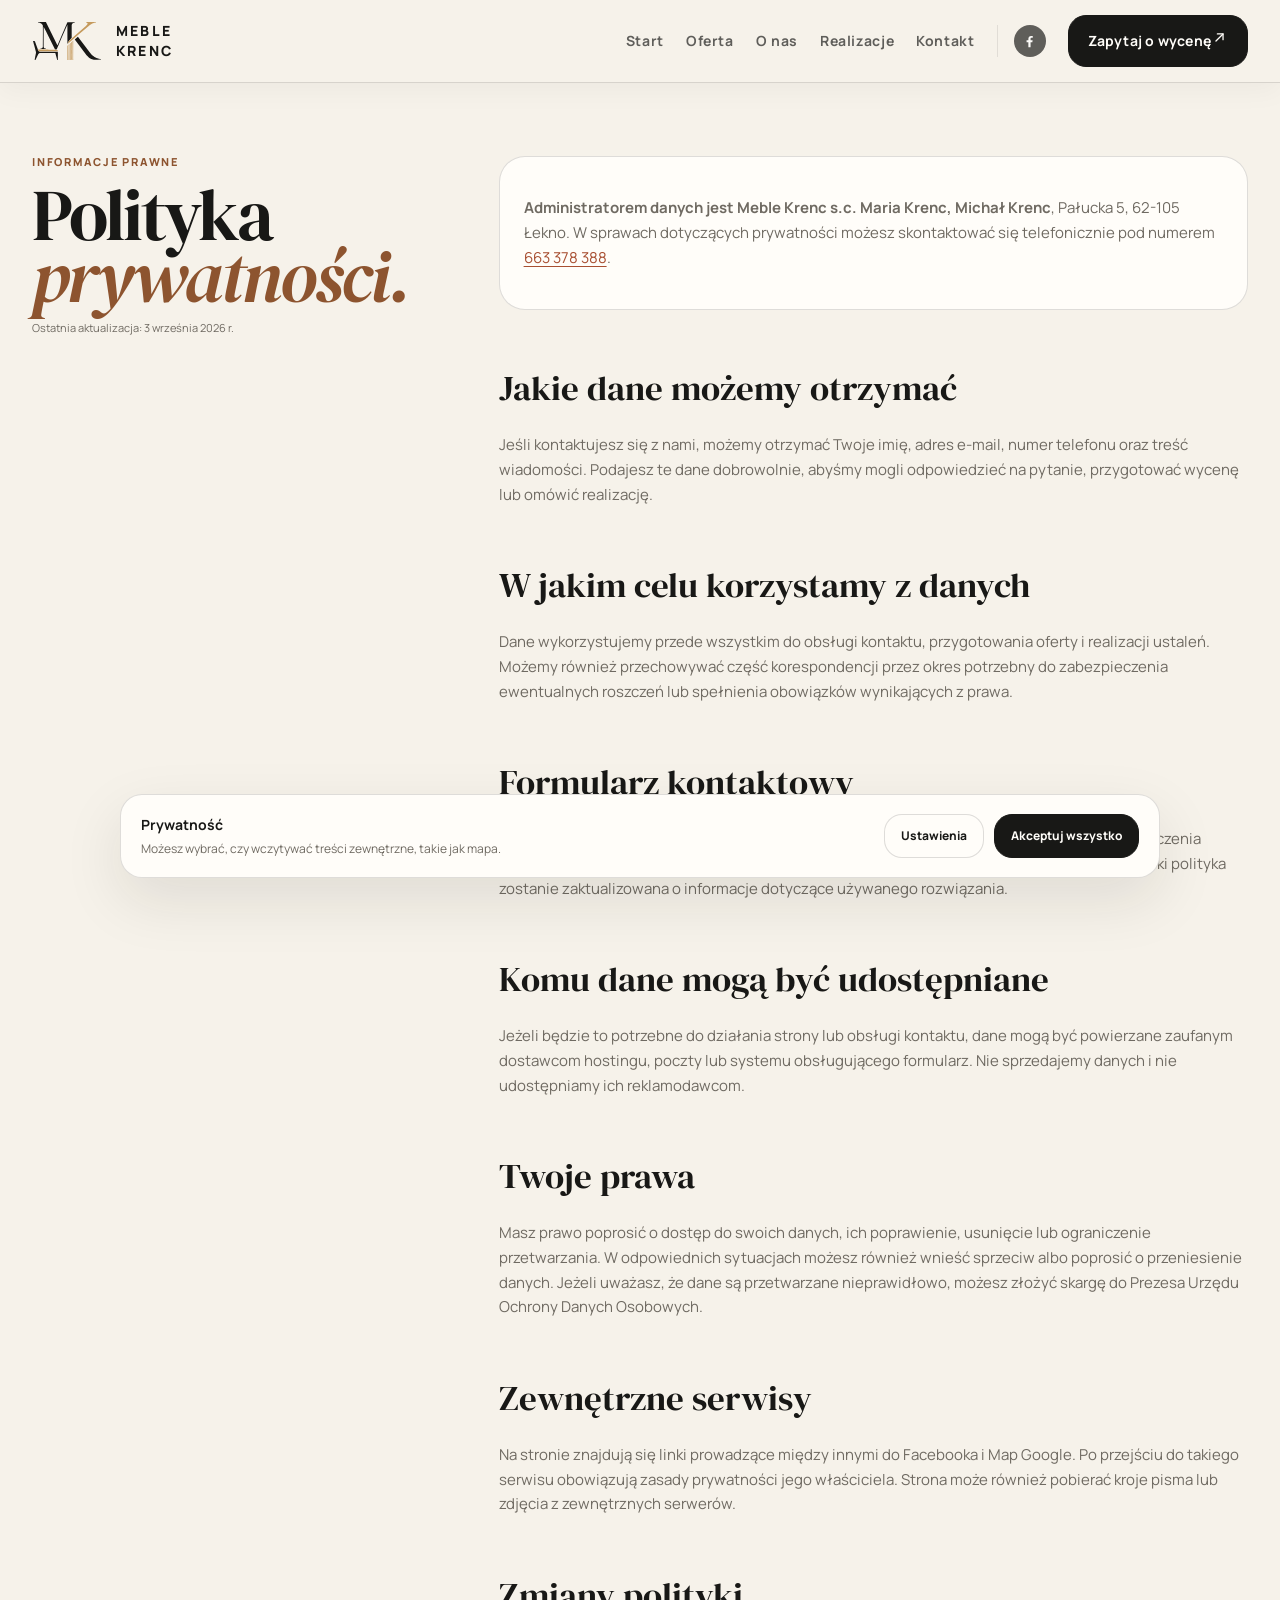
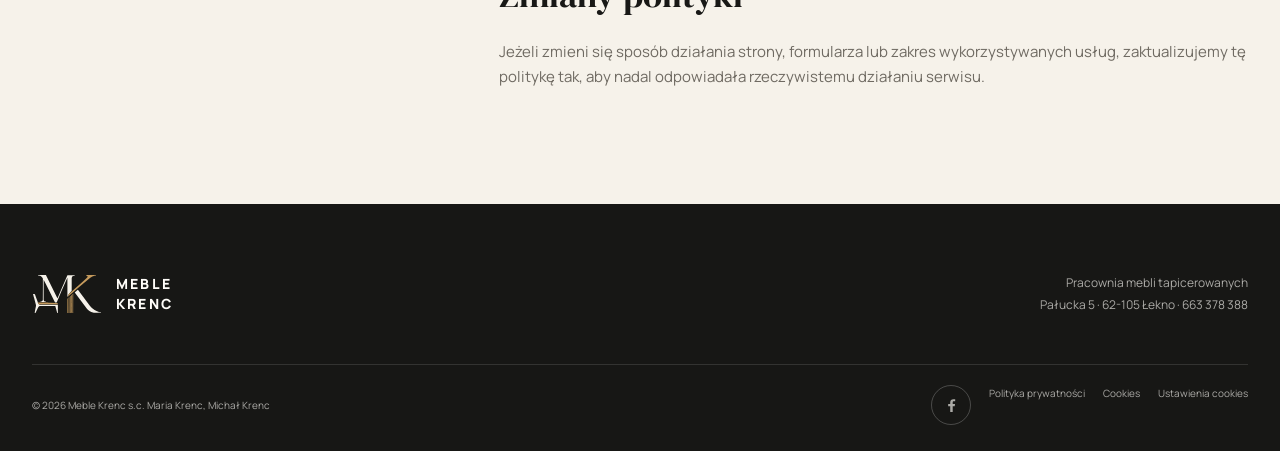
<file: polityka-prywatnosci.html>
<!doctype html>
<html lang="pl">
<head>
  <meta charset="UTF-8" />
  <meta name="viewport" content="width=device-width, initial-scale=1.0" />
  <meta name="description" content="Polityka prywatności strony Meble Krenc." />
  <meta name="theme-color" content="#f7f3ec" />
  <title>Polityka prywatności — Meble Krenc</title>
  <link rel="icon" href="assets/favicon.svg" type="image/svg+xml" />
  <link rel="stylesheet" href="site.css" />
  <link rel="stylesheet" href="site-v3.css" />
  <link rel="stylesheet" href="site-v4.css" />
  <script defer src="site.js"></script>
</head>
<body data-page="privacy">
<a class="skip-link" href="#main-content">Przejdź do treści</a>
<header class="site-header" data-header>
  <div class="container nav-wrap">
    <a class="brand" href="index.html" aria-label="Meble Krenc — strona główna"><img class="logo-symbol" src="assets/logo.svg" alt="" /><span class="brand-name">meble<em>krenc</em></span></a>
    <button class="menu-toggle" type="button" aria-expanded="false" aria-controls="site-nav"><span class="sr-only">Otwórz menu</span><span></span><span></span></button>
    <nav class="site-nav" id="site-nav" aria-label="Główna nawigacja"><a href="oferta.html">Oferta</a><a href="o-nas.html">O nas</a><a href="realizacje.html">Realizacje</a><a href="kontakt.html">Kontakt</a><a class="social-nav-link" href="https://www.facebook.com/MebleKrenc/" target="_blank" rel="noreferrer" aria-label="Facebook Meble Krenc"></a><a class="nav-pill" href="kontakt.html">Zapytaj o wycenę <span>↗</span></a></nav>
  </div>
</header>
<main id="main-content" class="legal-page">
  <div class="container legal-layout">
    <aside class="legal-aside"><div class="section-label">Informacje prawne</div><h1>Polityka<br /><em>prywatności.</em></h1><p class="legal-updated">Ostatnia aktualizacja: 3 września 2026 r.</p></aside>
    <article class="legal-content">
      <div class="legal-callout"><p><strong>Administratorem danych jest Meble Krenc s.c. Maria Krenc, Michał Krenc</strong>, Pałucka 5, 62-105 Łekno. W sprawach dotyczących prywatności możesz skontaktować się telefonicznie pod numerem <a href="tel:+48663378388">663 378 388</a>.</p></div>
      <h2>Jakie dane możemy otrzymać</h2><p>Jeśli kontaktujesz się z nami, możemy otrzymać Twoje imię, adres e-mail, numer telefonu oraz treść wiadomości. Podajesz te dane dobrowolnie, abyśmy mogli odpowiedzieć na pytanie, przygotować wycenę lub omówić realizację.</p>
      <h2>W jakim celu korzystamy z danych</h2><p>Dane wykorzystujemy przede wszystkim do obsługi kontaktu, przygotowania oferty i realizacji ustaleń. Możemy również przechowywać część korespondencji przez okres potrzebny do zabezpieczenia ewentualnych roszczeń lub spełnienia obowiązków wynikających z prawa.</p>
      <h2>Formularz kontaktowy</h2><p>Formularz na stronie jest przygotowany do bezpośredniej wysyłki wiadomości. Do czasu podłączenia usługi wysyłającej wpisane dane nie są przekazywane do Meble Krenc. Po uruchomieniu wysyłki polityka zostanie zaktualizowana o informacje dotyczące używanego rozwiązania.</p>
      <h2>Komu dane mogą być udostępniane</h2><p>Jeżeli będzie to potrzebne do działania strony lub obsługi kontaktu, dane mogą być powierzane zaufanym dostawcom hostingu, poczty lub systemu obsługującego formularz. Nie sprzedajemy danych i nie udostępniamy ich reklamodawcom.</p>
      <h2>Twoje prawa</h2><p>Masz prawo poprosić o dostęp do swoich danych, ich poprawienie, usunięcie lub ograniczenie przetwarzania. W odpowiednich sytuacjach możesz również wnieść sprzeciw albo poprosić o przeniesienie danych. Jeżeli uważasz, że dane są przetwarzane nieprawidłowo, możesz złożyć skargę do Prezesa Urzędu Ochrony Danych Osobowych.</p>
      <h2>Zewnętrzne serwisy</h2><p>Na stronie znajdują się linki prowadzące między innymi do Facebooka i Map Google. Po przejściu do takiego serwisu obowiązują zasady prywatności jego właściciela. Strona może również pobierać kroje pisma lub zdjęcia z zewnętrznych serwerów.</p>
      <h2>Zmiany polityki</h2><p>Jeżeli zmieni się sposób działania strony, formularza lub zakres wykorzystywanych usług, zaktualizujemy tę politykę tak, aby nadal odpowiadała rzeczywistemu działaniu serwisu.</p>
    </article>
  </div>
</main>
<footer class="site-footer"><div class="container footer-main"><a class="brand footer-brand" href="index.html"><img class="logo-symbol" src="assets/logo-light.svg" alt="" /><span class="brand-name">meble<em>krenc</em></span></a><p>Pracownia mebli tapicerowanych<br />Pałucka 5 · 62-105 Łekno · 663 378 388</p></div><div class="container footer-bottom"><span>© <span data-year></span> Meble Krenc s.c. Maria Krenc, Michał Krenc</span><span class="footer-legal"><a class="footer-social" href="https://www.facebook.com/MebleKrenc/" target="_blank" rel="noreferrer" aria-label="Facebook Meble Krenc"></a><a href="polityka-prywatnosci.html">Polityka prywatności</a><a href="cookies.html">Cookies</a><a href="ustawienia-cookies.html" data-cookie-open>Ustawienia cookies</a></span></div></footer>
<div class="cookie-banner" id="cookie-banner" hidden><div class="cookie-copy"><strong>Prywatność</strong><p>Strona nie używa reklam ani analityki. Zapamiętujemy jedynie Twój wybór dotyczący tego komunikatu.</p></div><div class="cookie-actions"><button class="cookie-accept" type="button" data-cookie-accept>Rozumiem</button><a href="cookies.html">Więcej informacji</a></div></div>
<div class="cookie-modal" id="cookie-modal" hidden><div class="cookie-panel" role="dialog" aria-modal="true" aria-labelledby="cookie-title"><h2 id="cookie-title">Ustawienia prywatności</h2><p>Strona nie używa obecnie cookies analitycznych ani reklamowych.</p><label class="cookie-option"><span><strong>Niezbędne</strong><p>Zapamiętanie Twojego wyboru. Ta opcja jest zawsze aktywna.</p></span><input type="checkbox" checked disabled /></label><div class="cookie-panel-actions"><button class="button button-outline" type="button" data-cookie-close>Zamknij</button><button class="button button-primary" type="button" data-cookie-save>Zapisz</button></div></div></div>
</body>
</html>
</file>
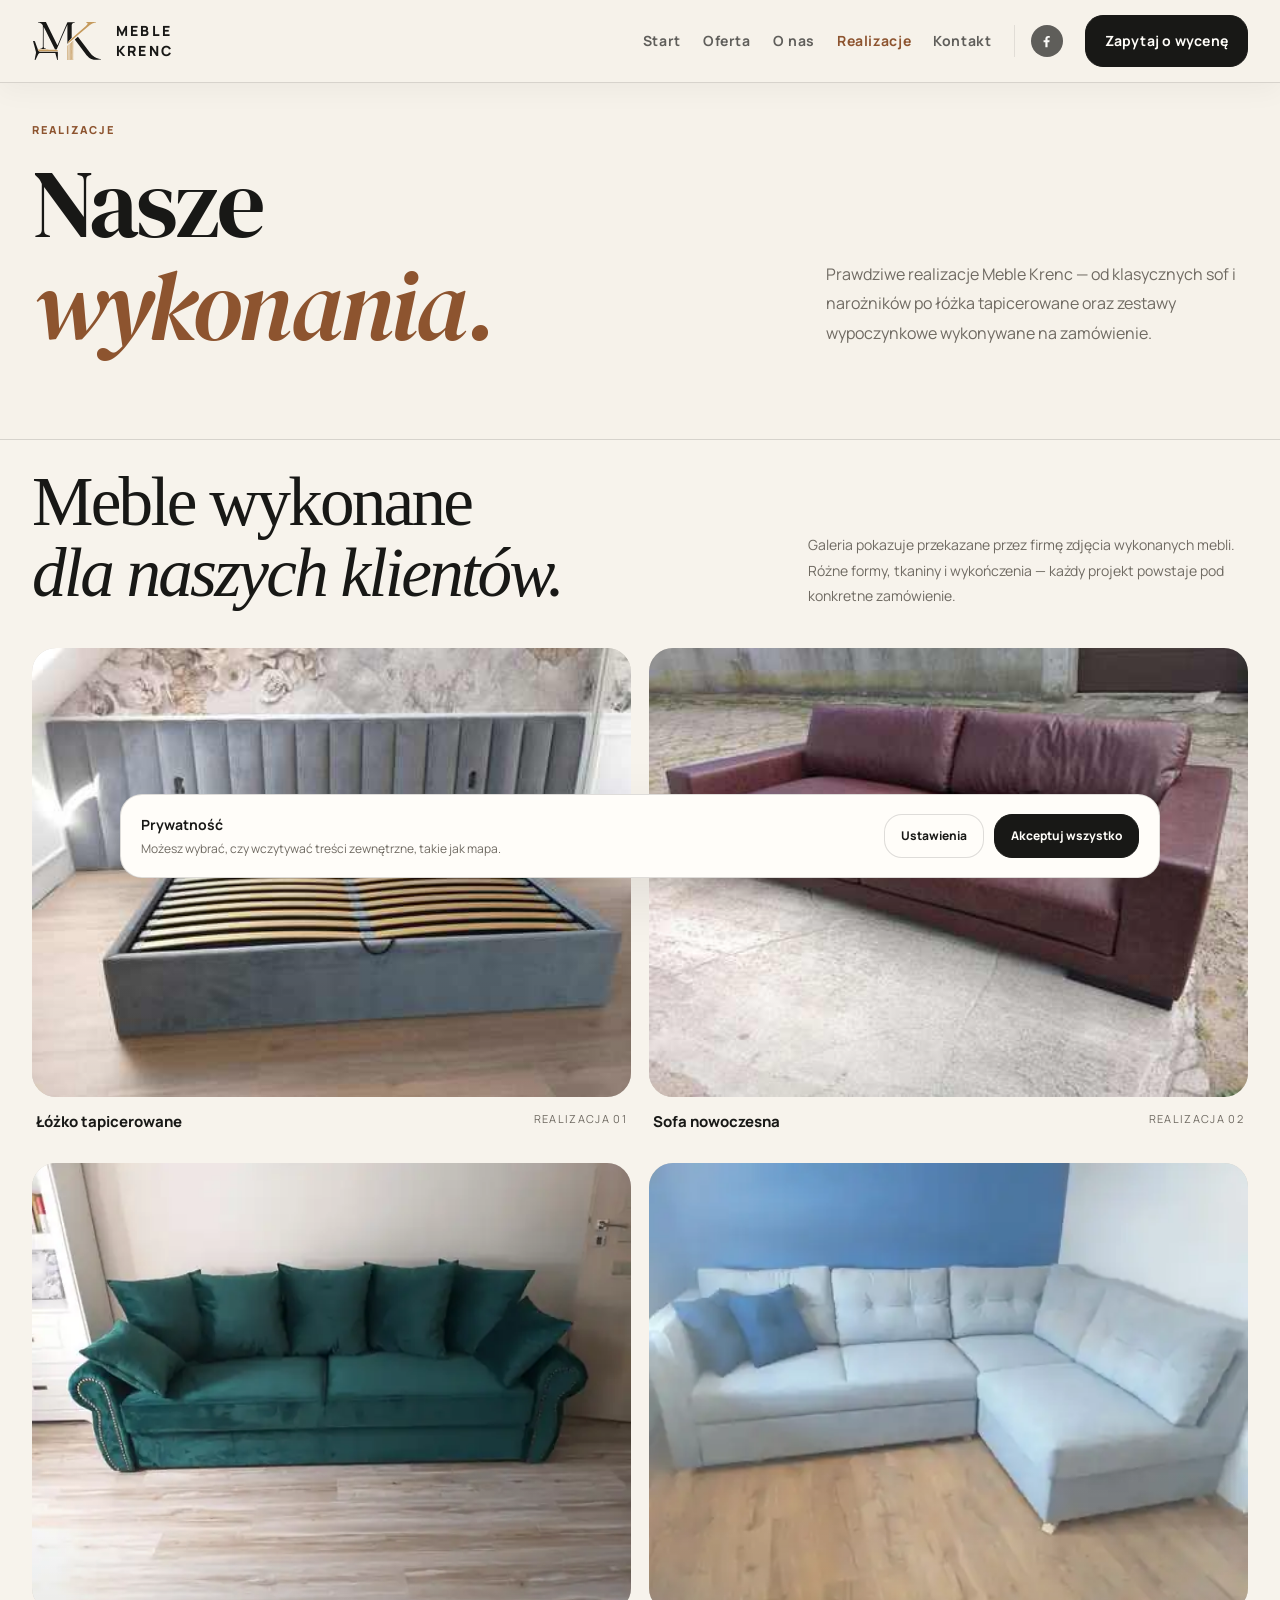
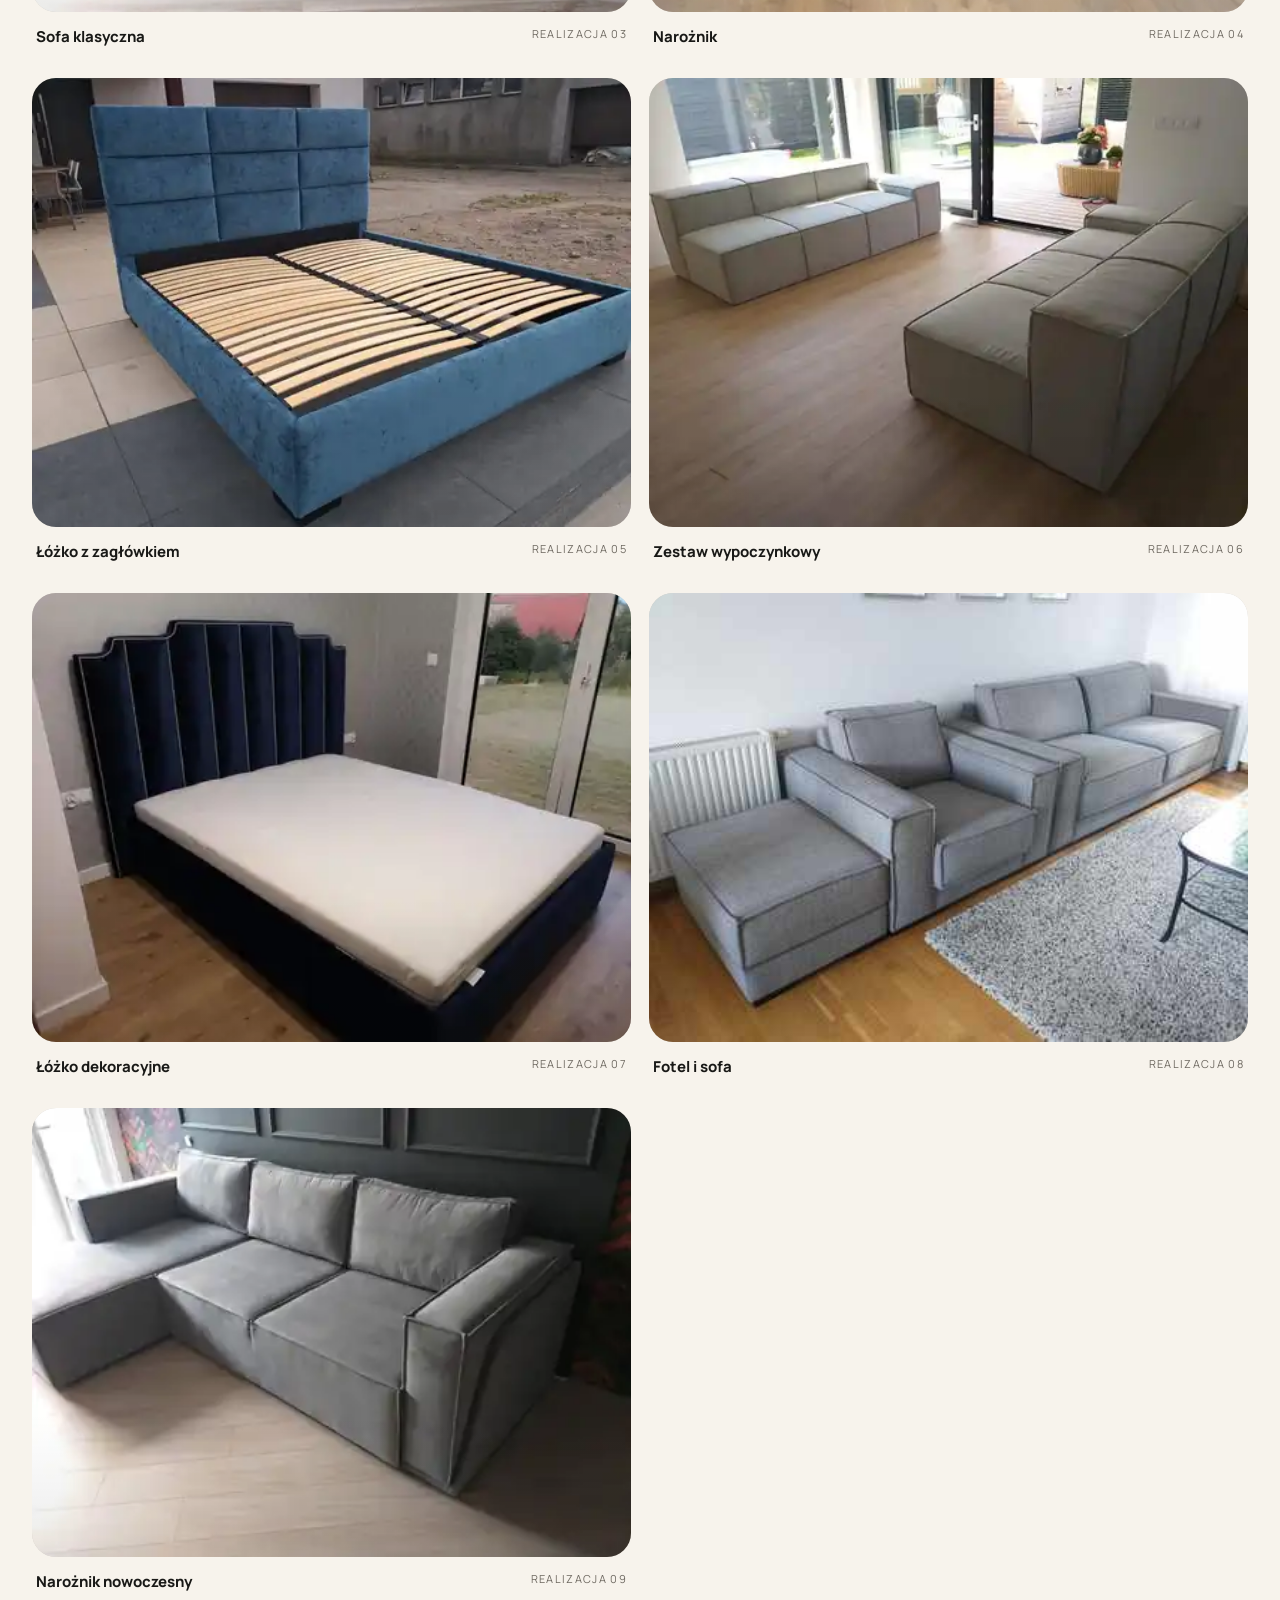
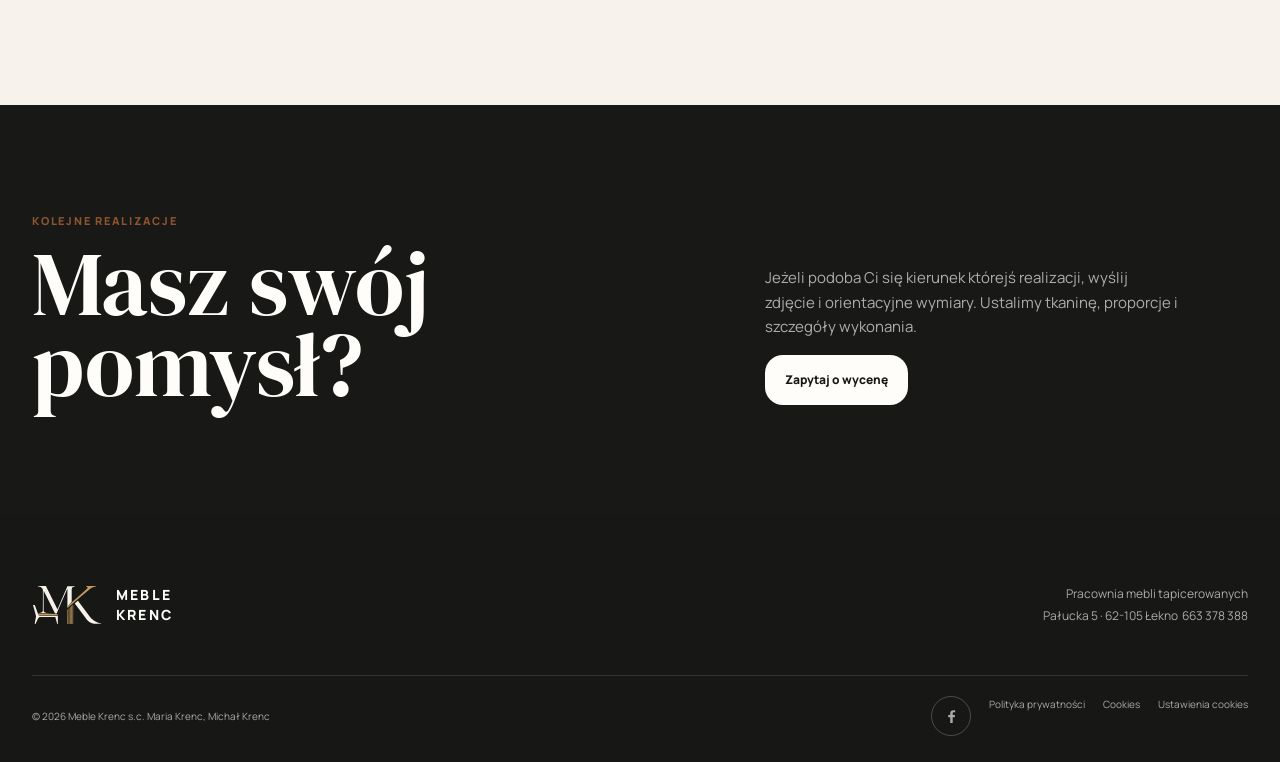
<file: realizacje.html>
<!doctype html>
<html lang="pl"><head><meta charset="UTF-8"><meta name="viewport" content="width=device-width,initial-scale=1"><meta name="description" content="Realizacje Meble Krenc — sofy, narożniki, łóżka i zestawy wypoczynkowe wykonywane na zamówienie w Łeknie."><meta name="theme-color" content="#f7f3ec"><title>Realizacje — Meble Krenc</title><link rel="icon" href="assets/favicon.svg" type="image/svg+xml"><link rel="stylesheet" href="site.css"><link rel="stylesheet" href="site-v3.css"><link rel="stylesheet" href="site-v4.css?v=11"><style>.realizations-section{padding:26px 0 110px;background:var(--mk4-cream)}.realizations-head{display:flex;align-items:end;justify-content:space-between;gap:48px;padding:0 0 40px}.realizations-head h2{max-width:720px;margin:0;font-family:"Playfair Display",Georgia,serif;font-size:clamp(42px,5.4vw,72px);line-height:1.03;letter-spacing:-.04em;font-weight:500}.realizations-head p{max-width:440px;margin:0;color:var(--mk4-muted);font-size:14px;line-height:1.8}.realizations-grid{display:grid;grid-template-columns:repeat(2,minmax(0,1fr));gap:28px 18px}.realization-card{margin:0;min-width:0}.realization-photo{position:relative;overflow:hidden;aspect-ratio:4/3;border-radius:24px;background:#ded8cf;box-shadow:inset 0 0 0 1px rgba(24,24,22,.06)}.realization-photo img{width:100%;height:100%;display:block;object-fit:cover}.realization-photo::after{content:"";position:absolute;inset:0;background:linear-gradient(180deg,transparent 68%,rgba(0,0,0,.08));pointer-events:none}.realization-card figcaption{display:flex;justify-content:space-between;gap:20px;padding:13px 4px 0}.realization-card figcaption strong{font-size:15px;font-weight:750}.realization-card figcaption span{color:var(--mk4-muted);font-size:11px;text-transform:uppercase;letter-spacing:.12em}.portfolio-social{margin-top:0!important}@media(max-width:760px){.realizations-section{padding:10px 0 76px}.realizations-head{align-items:flex-start;flex-direction:column;gap:18px;padding-bottom:28px}.realizations-head h2{font-size:clamp(40px,11vw,54px)}.realizations-grid{grid-template-columns:1fr;gap:25px}.realization-photo{border-radius:19px}.realization-card figcaption{padding-top:10px}}</style><script defer src="site.js?v=10"></script></head><body data-page="realizacje"><a class="skip-link" href="#main-content">Przejdź do treści</a><header class="site-header" data-header><div class="container nav-wrap"><a class="brand" href="index.html" aria-label="Meble Krenc — strona główna"><img class="logo-symbol" src="assets/logo.svg" alt=""><span class="brand-name">meble<em>krenc</em></span></a><button class="menu-toggle" type="button" aria-expanded="false" aria-controls="site-nav"><span class="sr-only">Otwórz menu</span></button><nav class="site-nav" id="site-nav" aria-label="Główna nawigacja"><a href="index.html">Start</a><a href="oferta.html">Oferta</a><a href="o-nas.html">O nas</a><a class="is-active" href="realizacje.html">Realizacje</a><a href="kontakt.html">Kontakt</a><a class="social-nav-link" href="https://www.facebook.com/MebleKrenc/" target="_blank" rel="noreferrer" aria-label="Facebook Meble Krenc"></a><a class="nav-pill" href="kontakt.html">Zapytaj o wycenę</a></nav></div></header><main id="main-content"><section class="inner-hero portfolio-header"><div class="container inner-hero-grid"><div><p class="eyebrow">Realizacje</p><h1>Nasze<br><em>wykonania.</em></h1></div><p class="inner-hero-intro">Prawdziwe realizacje Meble Krenc — od klasycznych sof i narożników po łóżka tapicerowane oraz zestawy wypoczynkowe wykonywane na zamówienie.</p></div></section><section class="realizations-section"><div class="container"><div class="realizations-head reveal"><h2>Meble wykonane<br><em>dla naszych klientów.</em></h2><p>Galeria pokazuje przekazane przez firmę zdjęcia wykonanych mebli. Różne formy, tkaniny i wykończenia — każdy projekt powstaje pod konkretne zamówienie.</p></div><div class="realizations-grid"><figure class="realization-card reveal"><div class="realization-photo"><img src="assets/realizacja-02.svg?v=10" alt="Szare łóżko tapicerowane z wysokim zagłówkiem" loading="eager"></div><figcaption><strong>Łóżko tapicerowane</strong><span>Realizacja 01</span></figcaption></figure><figure class="realization-card reveal reveal-delay-1"><div class="realization-photo"><img src="assets/realizacja-03.svg?v=10" alt="Brązowa nowoczesna sofa" loading="eager"></div><figcaption><strong>Sofa nowoczesna</strong><span>Realizacja 02</span></figcaption></figure><figure class="realization-card reveal"><div class="realization-photo"><img src="assets/realizacja-04.svg?v=10" alt="Zielona sofa z poduszkami i ozdobnymi detalami" loading="lazy"></div><figcaption><strong>Sofa klasyczna</strong><span>Realizacja 03</span></figcaption></figure><figure class="realization-card reveal reveal-delay-1"><div class="realization-photo"><img src="assets/realizacja-05.svg?v=10" alt="Jasnoszary narożnik tapicerowany" loading="lazy"></div><figcaption><strong>Narożnik</strong><span>Realizacja 04</span></figcaption></figure><figure class="realization-card reveal"><div class="realization-photo"><img src="assets/realizacja-06.svg?v=10" alt="Niebieskie łóżko tapicerowane z panelowym zagłówkiem" loading="lazy"></div><figcaption><strong>Łóżko z zagłówkiem</strong><span>Realizacja 05</span></figcaption></figure><figure class="realization-card reveal reveal-delay-1"><div class="realization-photo"><img src="assets/realizacja-07.svg?v=10" alt="Dwie jasne sofy w salonie" loading="lazy"></div><figcaption><strong>Zestaw wypoczynkowy</strong><span>Realizacja 06</span></figcaption></figure><figure class="realization-card reveal"><div class="realization-photo"><img src="assets/realizacja-08.svg?v=10" alt="Granatowe łóżko z dekoracyjnym wysokim zagłówkiem" loading="lazy"></div><figcaption><strong>Łóżko dekoracyjne</strong><span>Realizacja 07</span></figcaption></figure><figure class="realization-card reveal reveal-delay-1"><div class="realization-photo"><img src="assets/realizacja-09.svg?v=10" alt="Szary fotel, pufa i sofa w zestawie" loading="lazy"></div><figcaption><strong>Fotel i sofa</strong><span>Realizacja 08</span></figcaption></figure><figure class="realization-card reveal"><div class="realization-photo"><img src="assets/realizacja-10.svg?v=10" alt="Szary narożnik w nowoczesnym wnętrzu" loading="lazy"></div><figcaption><strong>Narożnik nowoczesny</strong><span>Realizacja 09</span></figcaption></figure></div></div></section><section class="portfolio-social"><div class="container portfolio-social-grid"><div><div class="section-label">Kolejne realizacje</div><h2>Masz swój pomysł?</h2></div><div class="portfolio-social-copy"><p>Jeżeli podoba Ci się kierunek którejś realizacji, wyślij zdjęcie i orientacyjne wymiary. Ustalimy tkaninę, proporcje i szczegóły wykonania.</p><a class="button button-light" href="kontakt.html">Zapytaj o wycenę</a></div></div></section></main><footer class="site-footer"><div class="container footer-main"><a class="brand footer-brand" href="index.html"><img class="logo-symbol" src="assets/logo-light.svg" alt=""><span class="brand-name">meble<em>krenc</em></span></a><p>Pracownia mebli tapicerowanych<br>Pałucka 5 · 62-105 Łekno&nbsp;&nbsp;663 378 388</p></div><div class="container footer-bottom"><span>© <span data-year></span> Meble Krenc s.c. Maria Krenc, Michał Krenc</span><span class="footer-legal"><a class="footer-social" href="https://www.facebook.com/MebleKrenc/" target="_blank" rel="noreferrer" aria-label="Facebook Meble Krenc"></a><a href="polityka-prywatnosci.html">Polityka prywatności</a><a href="cookies.html">Cookies</a><a href="ustawienia-cookies.html" data-cookie-open>Ustawienia cookies</a></span></div></footer><div class="cookie-banner" id="cookie-banner" hidden><div class="cookie-copy"><strong>Prywatność</strong><p></p></div><div class="cookie-actions"></div></div><div class="cookie-modal" id="cookie-modal" hidden></div></body></html>
</file>
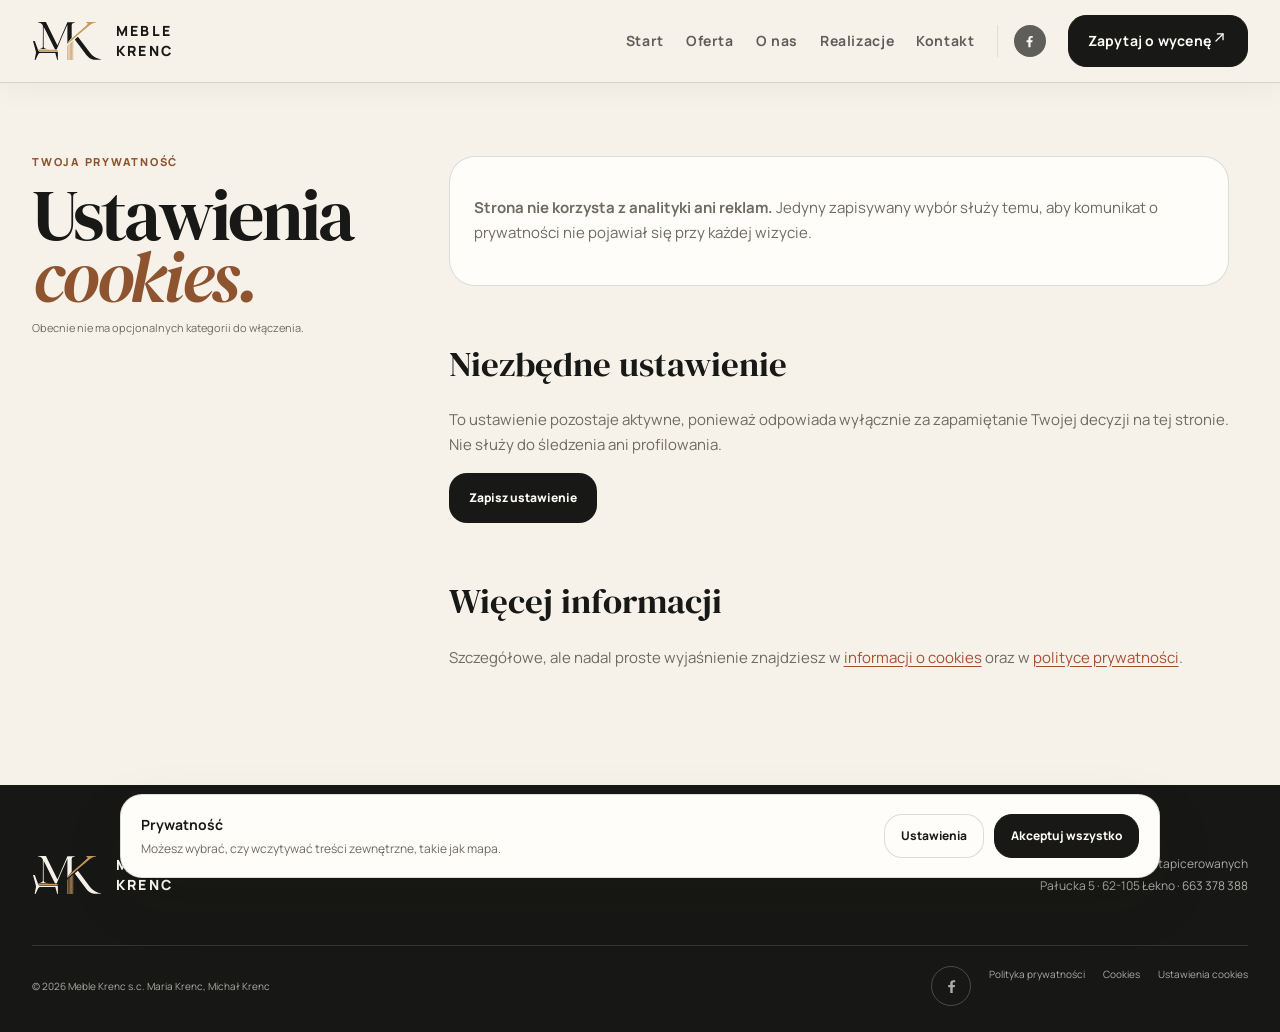
<file: ustawienia-cookies.html>
<!doctype html>
<html lang="pl">
<head>
  <meta charset="UTF-8" />
  <meta name="viewport" content="width=device-width, initial-scale=1.0" />
  <meta name="description" content="Ustawienia prywatności strony Meble Krenc." />
  <meta name="theme-color" content="#f7f3ec" />
  <title>Ustawienia cookies — Meble Krenc</title>
  <link rel="icon" href="assets/favicon.svg" type="image/svg+xml" />
  <link rel="stylesheet" href="site.css" />
  <link rel="stylesheet" href="site-v3.css" />
  <link rel="stylesheet" href="site-v4.css" />
  <script defer src="site.js"></script>
</head>
<body data-page="cookie-settings">
<a class="skip-link" href="#main-content">Przejdź do treści</a>
<header class="site-header" data-header>
  <div class="container nav-wrap">
    <a class="brand" href="index.html" aria-label="Meble Krenc — strona główna"><img class="logo-symbol" src="assets/logo.svg" alt="" /><span class="brand-name">meble<em>krenc</em></span></a>
    <button class="menu-toggle" type="button" aria-expanded="false" aria-controls="site-nav"><span class="sr-only">Otwórz menu</span><span></span><span></span></button>
    <nav class="site-nav" id="site-nav" aria-label="Główna nawigacja"><a href="oferta.html">Oferta</a><a href="o-nas.html">O nas</a><a href="realizacje.html">Realizacje</a><a href="kontakt.html">Kontakt</a><a class="social-nav-link" href="https://www.facebook.com/MebleKrenc/" target="_blank" rel="noreferrer" aria-label="Facebook Meble Krenc"></a><a class="nav-pill" href="kontakt.html">Zapytaj o wycenę <span>↗</span></a></nav>
  </div>
</header>
<main id="main-content" class="legal-page">
  <div class="container legal-layout">
    <aside class="legal-aside"><div class="section-label">Twoja prywatność</div><h1>Ustawienia<br /><em>cookies.</em></h1><p class="legal-updated">Obecnie nie ma opcjonalnych kategorii do włączenia.</p></aside>
    <article class="legal-content">
      <div class="legal-callout"><p><strong>Strona nie korzysta z analityki ani reklam.</strong> Jedyny zapisywany wybór służy temu, aby komunikat o prywatności nie pojawiał się przy każdej wizycie.</p></div>
      <h2>Niezbędne ustawienie</h2><p>To ustawienie pozostaje aktywne, ponieważ odpowiada wyłącznie za zapamiętanie Twojej decyzji na tej stronie. Nie służy do śledzenia ani profilowania.</p>
      <p><button class="button button-primary" type="button" data-cookie-save>Zapisz ustawienie</button></p>
      <h2>Więcej informacji</h2><p>Szczegółowe, ale nadal proste wyjaśnienie znajdziesz w <a href="cookies.html">informacji o cookies</a> oraz w <a href="polityka-prywatnosci.html">polityce prywatności</a>.</p>
    </article>
  </div>
</main>
<footer class="site-footer"><div class="container footer-main"><a class="brand footer-brand" href="index.html"><img class="logo-symbol" src="assets/logo-light.svg" alt="" /><span class="brand-name">meble<em>krenc</em></span></a><p>Pracownia mebli tapicerowanych<br />Pałucka 5 · 62-105 Łekno · 663 378 388</p></div><div class="container footer-bottom"><span>© <span data-year></span> Meble Krenc s.c. Maria Krenc, Michał Krenc</span><span class="footer-legal"><a class="footer-social" href="https://www.facebook.com/MebleKrenc/" target="_blank" rel="noreferrer" aria-label="Facebook Meble Krenc"></a><a href="polityka-prywatnosci.html">Polityka prywatności</a><a href="cookies.html">Cookies</a><a href="ustawienia-cookies.html" data-cookie-open>Ustawienia cookies</a></span></div></footer>
<div class="cookie-banner" id="cookie-banner" hidden><div class="cookie-copy"><strong>Prywatność</strong><p>Strona nie używa reklam ani analityki. Zapamiętujemy jedynie Twój wybór dotyczący tego komunikatu.</p></div><div class="cookie-actions"><button class="cookie-accept" type="button" data-cookie-accept>Rozumiem</button><a href="cookies.html">Więcej informacji</a></div></div>
<div class="cookie-modal" id="cookie-modal" hidden><div class="cookie-panel" role="dialog" aria-modal="true" aria-labelledby="cookie-title"><h2 id="cookie-title">Ustawienia prywatności</h2><p>Strona nie używa obecnie cookies analitycznych ani reklamowych.</p><label class="cookie-option"><span><strong>Niezbędne</strong><p>Zapamiętanie Twojego wyboru. Ta opcja jest zawsze aktywna.</p></span><input type="checkbox" checked disabled /></label><div class="cookie-panel-actions"><button class="button button-outline" type="button" data-cookie-close>Zamknij</button><button class="button button-primary" type="button" data-cookie-save>Zapisz</button></div></div></div>
</body>
</html>
</file>
<file: site.css>
@import url('https://fonts.googleapis.com/css2?family=DM+Sans:wght@400;500;600;700&family=DM+Serif+Display:ital@0;1&display=swap');

:root {
  --ink: #151513;
  --ink-2: #242420;
  --paper: #f5f3ee;
  --paper-2: #ece9e1;
  --white: #fffdfa;
  --accent: #a84f32;
  --muted: #77736b;
  --line: rgba(21,21,19,.16);
  --line-light: rgba(255,253,250,.22);
  --display: "DM Serif Display", Georgia, serif;
  --body: "DM Sans", Arial, sans-serif;
  --header-h: 76px;
}

* { box-sizing: border-box; }
html { scroll-behavior: smooth; }
body { margin: 0; color: var(--ink); background: var(--paper); font-family: var(--body); font-size: 15px; line-height: 1.65; -webkit-font-smoothing: antialiased; }
body.menu-open, body.modal-open { overflow: hidden; }
img { display: block; width: 100%; max-width: 100%; }
a { color: inherit; text-decoration: none; }
button, input, textarea { font: inherit; }
button { cursor: pointer; }
:focus-visible { outline: 2px solid var(--accent); outline-offset: 4px; }
::selection { color: var(--white); background: var(--accent); }

.container { width: min(1240px, calc(100% - 72px)); margin-inline: auto; }
.section { padding: 118px 0; }
.section-sm { padding: 72px 0; }
.cream { background: var(--paper); }
.paper { background: var(--paper-2); }
.dark { color: var(--white); background: var(--ink); }
.sr-only { position: absolute; width: 1px; height: 1px; padding: 0; margin: -1px; overflow: hidden; clip: rect(0,0,0,0); white-space: nowrap; border: 0; }
.skip-link { position: fixed; z-index: 500; top: -70px; left: 18px; padding: 10px 14px; color: var(--white); background: var(--ink); }
.skip-link:focus { top: 18px; }

.site-header { position: fixed; z-index: 100; inset: 0 0 auto; background: rgba(245,243,238,.96); border-bottom: 1px solid var(--line); backdrop-filter: blur(16px); transition: background .2s, border-color .2s, color .2s; }
.page-home .site-header { color: var(--white); background: rgba(21,21,19,.12); border-color: rgba(255,253,250,.18); }
.page-home .site-header.is-scrolled { color: var(--ink); background: rgba(245,243,238,.97); border-color: var(--line); }
.nav-wrap { min-height: var(--header-h); display: flex; align-items: center; justify-content: space-between; gap: 28px; }
.brand { display: inline-flex; align-items: center; min-width: 156px; }
.brand .brand-name { display: none; }
.logo-symbol { width: 156px; height: auto; max-height: 30px; object-fit: contain; object-position: left center; }
.page-home .site-header:not(.is-scrolled) .logo-symbol { filter: brightness(0) invert(1); }
.site-nav { display: flex; align-items: center; gap: 26px; font-size: 12px; font-weight: 600; letter-spacing: .02em; }
.site-nav a { opacity: .7; transition: opacity .18s, color .18s; }
.site-nav a:hover, .site-nav a:focus-visible, .site-nav a.is-active { opacity: 1; }
.site-nav a.is-active { color: var(--accent); }
.nav-pill { padding: 10px 14px; color: var(--white) !important; background: var(--ink); opacity: 1 !important; }
.page-home .site-header:not(.is-scrolled) .nav-pill { color: var(--ink) !important; background: var(--white); }
.nav-pill:hover { background: var(--accent); color: var(--white) !important; }
.social-nav-link { display: inline-flex; align-items: center; gap: 6px; padding-left: 18px; border-left: 1px solid currentColor; opacity: .85 !important; }
.menu-toggle { display: none; width: 42px; height: 42px; padding: 0; color: currentColor; border: 1px solid currentColor; background: transparent; }
.menu-toggle span:not(.sr-only) { display: block; width: 16px; height: 1px; margin: 5px auto; background: currentColor; transition: transform .2s; }
.menu-toggle[aria-expanded="true"] span:not(.sr-only):nth-of-type(2) { transform: translateY(3px) rotate(45deg); }
.menu-toggle[aria-expanded="true"] span:not(.sr-only):nth-of-type(3) { transform: translateY(-3px) rotate(-45deg); }

.eyebrow, .section-label { margin: 0; color: var(--accent); font-size: 11px; font-weight: 700; line-height: 1; letter-spacing: .11em; text-transform: uppercase; }
.eyebrow { margin-bottom: 24px; }
.eyebrow::before, .section-label::before { display: none; }
.display-title { margin: 0; font-family: var(--display); font-size: clamp(52px, 6.2vw, 88px); font-weight: 400; line-height: .96; letter-spacing: -.035em; }
.display-title em { color: var(--accent); font-style: italic; font-weight: 400; }
.dark .display-title em { color: #d8b8a9; }
.body-lead { max-width: 560px; color: var(--muted); font-size: 17px; }
.dark .body-lead { color: rgba(255,253,250,.68); }
.button { display: inline-flex; align-items: center; justify-content: center; gap: 12px; min-height: 48px; padding: 13px 17px; border: 1px solid transparent; border-radius: 0; font-size: 12px; font-weight: 700; line-height: 1; transition: background .18s, color .18s, border-color .18s; }
.button span { font-size: 16px; }
.button-primary { color: var(--white); background: var(--ink); }
.button-primary:hover, .button-primary:focus-visible { background: var(--accent); }
.button-outline { color: var(--ink); background: transparent; border-color: var(--ink); }
.button-outline:hover { color: var(--white); background: var(--ink); }
.button-light { color: var(--ink); background: var(--white); }
.button-light:hover { color: var(--white); background: var(--accent); }
.text-link { display: inline-flex; align-items: center; gap: 9px; padding-bottom: 3px; border-bottom: 1px solid currentColor; font-size: 12px; font-weight: 700; }
.text-link span { color: var(--accent); }

.home-hero { min-height: 760px; padding: calc(var(--header-h) + 64px) 0 74px; color: var(--white); background: var(--ink); }
.hero-backdrop, .hero-scribble, .hero-side-label { display: none; }
.hero-grid { min-height: 620px; display: grid; grid-template-columns: minmax(0, .92fr) minmax(420px, 1.08fr); gap: 70px; align-items: stretch; }
.hero-content { max-width: none; display: flex; flex-direction: column; justify-content: center; padding-right: 16px; }
.home-hero h1 { max-width: 700px; margin: 0 0 28px; font-family: var(--display); font-size: clamp(72px, 8vw, 122px); font-weight: 400; line-height: .82; letter-spacing: -.04em; }
.home-hero h1 em { color: #d8b8a9; font-style: italic; }
.hero-description { max-width: 520px; margin: 0; color: rgba(255,253,250,.7); font-size: 17px; line-height: 1.75; }
.hero-actions { display: flex; flex-wrap: wrap; align-items: center; gap: 20px; margin-top: 34px; }
.home-hero .button-primary { color: var(--ink); background: var(--white); }
.home-hero .button-primary:hover { color: var(--white); background: var(--accent); }
.hero-facts { display: flex; flex-wrap: wrap; gap: 34px; margin-top: auto; padding-top: 52px; }
.hero-fact { min-width: 110px; padding-top: 13px; border-top: 1px solid rgba(255,253,250,.25); }
.hero-fact strong { display: block; margin-bottom: 4px; font-size: 17px; font-weight: 600; }
.hero-fact span { display: block; color: rgba(255,253,250,.5); font-size: 11px; }
.hero-media { position: relative; overflow: hidden; margin: 0; background: var(--ink-2); }
.hero-media img { height: 100%; min-height: 620px; object-fit: cover; object-position: center 56%; filter: saturate(.82) contrast(.98); }
.hero-media figcaption { position: absolute; right: 0; bottom: 0; left: 0; display: flex; justify-content: space-between; gap: 12px; padding: 15px 18px; color: var(--white); background: linear-gradient(180deg, transparent, rgba(21,21,19,.78)); font-size: 11px; }
.hero-social { margin-top: 28px; }
.hero-social a { display: inline-flex; align-items: center; gap: 10px; color: rgba(255,253,250,.78); font-size: 12px; }
.hero-social a:hover { color: var(--white); }

.process-strip { border-bottom: 1px solid var(--line); background: var(--paper); }
.process-strip-grid { display: grid; grid-template-columns: repeat(4, 1fr); }
.process-step { padding: 24px 26px 24px 0; border-right: 1px solid var(--line); }
.process-step:last-child { border-right: 0; padding-left: 26px; }
.process-step + .process-step { padding-left: 26px; }
.process-step strong { display: block; margin-bottom: 7px; color: var(--accent); font-size: 10px; letter-spacing: .1em; }
.process-step span { font-size: 13px; font-weight: 600; }

.intro-split { display: grid; grid-template-columns: .58fr 1.42fr; gap: 100px; align-items: start; }
.intro-copy { max-width: 760px; }
.intro-copy .display-title { margin-bottom: 30px; }
.intro-copy p { max-width: 680px; color: var(--muted); font-size: 16px; line-height: 1.8; }
.intro-copy .text-link { margin-top: 18px; }
.mini-note { display: block; margin-top: 48px; padding-top: 20px; border-top: 1px solid var(--line); color: var(--muted); font-size: 12px; }
.mini-note-mark { display: none; }
.mini-note strong { color: var(--ink); }

.home-offer { padding: 118px 0; background: var(--white); }
.section-top { display: flex; justify-content: space-between; align-items: end; gap: 52px; margin-bottom: 52px; }
.section-top > div:first-child { max-width: 760px; }
.section-top .display-title { margin-top: 14px; }
.section-top > p { max-width: 390px; margin: 0; color: var(--muted); font-size: 14px; }
.service-grid { display: grid; grid-template-columns: repeat(3, 1fr); gap: 0; border-top: 1px solid var(--line); border-bottom: 1px solid var(--line); }
.service-card { min-height: 315px; display: flex; flex-direction: column; padding: 30px 30px 26px 0; color: var(--ink); background: transparent !important; border: 0; border-right: 1px solid var(--line); border-radius: 0; box-shadow: none !important; transform: none !important; }
.service-card + .service-card { padding-left: 30px; }
.service-card:last-child { border-right: 0; }
.service-card::after { display: none; }
.service-card.wide { grid-column: 1 / -1; min-height: 250px; display: grid; grid-template-columns: .75fr 1.25fr; gap: 40px; border-top: 1px solid var(--line); border-right: 0; }
.service-index { color: var(--accent); font-size: 11px; font-weight: 700; }
.service-icon { display: none; }
.service-card h3 { margin: 74px 0 14px; font-family: var(--display); font-size: 38px; font-weight: 400; line-height: 1; letter-spacing: -.02em; }
.service-card p { max-width: 310px; margin: 0; color: var(--muted) !important; font-size: 14px; }
.service-card a { display: flex; justify-content: space-between; align-items: center; margin-top: auto; padding-top: 28px; color: var(--ink); border-top: 1px solid var(--line); font-size: 12px; font-weight: 700; }
.service-card a span { color: var(--accent); }

.home-proof { padding: 0 0 118px; background: var(--white); }
.home-proof-grid { display: grid; grid-template-columns: 1.2fr .8fr; gap: 70px; align-items: end; }
.home-proof-media { margin: 0; }
.home-proof-media img { aspect-ratio: 4 / 3; object-fit: cover; object-position: center 58%; }
.home-proof-copy { padding-bottom: 8px; }
.home-proof-copy .display-title { margin: 16px 0 24px; font-size: clamp(48px, 5vw, 76px); }
.home-proof-copy p { max-width: 470px; color: var(--muted); font-size: 15px; }
.social-card { margin-top: 32px; padding-top: 22px; border-top: 1px solid var(--line); }
.social-card a { display: flex; align-items: center; justify-content: space-between; gap: 20px; font-size: 14px; font-weight: 700; }
.social-card small { display: block; margin-top: 8px; color: var(--muted); font-size: 11px; font-weight: 400; }

.photo-callout { padding: 118px 0; color: var(--white); background: var(--ink); }
.photo-callout-grid { display: grid; grid-template-columns: 1fr 1fr; gap: 80px; align-items: center; }
.photo-frame { position: relative; overflow: hidden; border-radius: 0; background: var(--ink-2); }
.photo-frame img { height: 560px; object-fit: cover; object-position: center 58%; filter: none; }
.photo-frame::after { display: none; }
.photo-badge { position: static; padding-top: 12px; color: rgba(255,253,250,.58); background: var(--ink); font-size: 11px; text-transform: none; letter-spacing: 0; }
.photo-badge strong { display: block; margin-top: 2px; color: var(--white); font-family: var(--body); font-size: 13px; font-weight: 600; }
.photo-callout-copy p { max-width: 500px; color: rgba(255,253,250,.68); }

.home-cta { padding: 110px 0; color: var(--white); background: var(--accent); }
.home-cta-grid { display: grid; grid-template-columns: 1.3fr .7fr; gap: 80px; align-items: end; }
.home-cta h2 { margin: 0; font-family: var(--display); font-size: clamp(58px, 7vw, 100px); font-weight: 400; line-height: .9; letter-spacing: -.035em; }
.home-cta h2 em { color: var(--white); font-style: italic; }
.home-cta-copy p { margin: 0 0 24px; color: rgba(255,253,250,.8); }

.inner-hero { padding: calc(var(--header-h) + 92px) 0 72px; background: var(--paper); border-bottom: 1px solid var(--line); }
.inner-hero-grid { display: grid; grid-template-columns: 1.25fr .75fr; gap: 90px; align-items: end; }
.inner-hero h1, .legal-aside h1 { margin: 16px 0 0; font-family: var(--display); font-size: clamp(62px, 7.5vw, 104px); font-weight: 400; line-height: .86; letter-spacing: -.04em; }
.inner-hero h1 em, .legal-aside h1 em { color: var(--accent); font-style: italic; }
.inner-hero-intro { max-width: 500px; margin: 0 0 8px; color: var(--muted); font-size: 17px; }
.inner-hero-meta { display: flex; gap: 34px; margin-top: 54px; padding-top: 22px; border-top: 1px solid var(--line); color: var(--muted); font-size: 11px; }
.inner-hero-meta strong { color: var(--ink); }

.about-grid { display: grid; grid-template-columns: .9fr 1.1fr; gap: 82px; align-items: center; }
.about-copy h2, .contact-info h2, .values h2 { margin: 18px 0 26px; font-family: var(--display); font-size: clamp(50px, 5.5vw, 78px); font-weight: 400; line-height: .94; }
.about-copy h2 em, .contact-info h2 em, .values h2 em { color: var(--accent); font-style: italic; }
.about-copy p { color: var(--muted); }
.about-image img { min-height: 560px; object-fit: cover; }
.about-facts { display: flex; gap: 36px; margin-top: 42px; padding-top: 20px; border-top: 1px solid var(--line); }
.about-fact strong { display: block; font-size: 24px; }
.about-fact span { color: var(--muted); font-size: 11px; }
.values { padding: 110px 0; color: var(--white); background: var(--ink); }
.values-grid { display: grid; grid-template-columns: .75fr 1.25fr; gap: 90px; }
.values-list { border-top: 1px solid var(--line-light); }
.value-item { display: grid; grid-template-columns: 180px 1fr; gap: 30px; padding: 25px 0; border-bottom: 1px solid var(--line-light); }
.value-item strong { font-size: 15px; }
.value-item p { margin: 0; color: rgba(255,253,250,.64); }

.service-detail { padding: 110px 0; }
.detail-grid { display: grid; grid-template-columns: .72fr 1.28fr; gap: 90px; }
.detail-aside h2 { margin: 18px 0 22px; font-family: var(--display); font-size: clamp(48px, 5.3vw, 74px); font-weight: 400; line-height: .95; }
.detail-aside h2 em { color: var(--accent); font-style: italic; }
.detail-aside p { color: var(--muted); }
.detail-list { border-top: 1px solid var(--line); }
.detail-item { display: grid; grid-template-columns: .62fr 1.38fr; gap: 38px; padding: 24px 0; border-bottom: 1px solid var(--line); }
.detail-item h3 { margin: 0; font-size: 15px; }
.detail-item p { margin: 0; color: var(--muted); }

.portfolio-header { padding-bottom: 58px; }
.portfolio-note { display: flex; justify-content: space-between; gap: 40px; align-items: end; margin-top: 46px; padding-top: 22px; border-top: 1px solid var(--line); }
.portfolio-note p { max-width: 700px; margin: 0; color: var(--muted); font-size: 13px; }
.portfolio-feature { padding: 92px 0 110px; background: var(--white); }
.portfolio-feature-grid { display: grid; grid-template-columns: 1.3fr .7fr; gap: 70px; align-items: end; }
.portfolio-feature-media { margin: 0; }
.portfolio-feature-media img { min-height: 620px; object-fit: cover; object-position: center 56%; }
.portfolio-feature-copy { padding-bottom: 8px; }
.portfolio-feature-copy .section-label { margin-bottom: 16px; }
.portfolio-feature-copy h2 { margin: 0 0 22px; font-family: var(--display); font-size: clamp(52px, 5.8vw, 82px); font-weight: 400; line-height: .92; }
.portfolio-feature-copy h2 em { color: var(--accent); font-style: italic; }
.portfolio-feature-copy p { color: var(--muted); }
.portfolio-social { padding: 110px 0; color: var(--white); background: var(--ink); }
.portfolio-social-grid { display: grid; grid-template-columns: 1.15fr .85fr; gap: 80px; align-items: end; }
.portfolio-social h2 { margin: 14px 0 0; font-family: var(--display); font-size: clamp(58px, 7vw, 96px); font-weight: 400; line-height: .9; }
.portfolio-social h2 em { color: #d8b8a9; font-style: italic; }
.portfolio-social-copy p { color: rgba(255,253,250,.65); }
.portfolio-grid { display: grid; grid-template-columns: repeat(2, 1fr); gap: 18px; }
.portfolio-card { position: relative; min-height: 480px; overflow: hidden; background: var(--paper-2); }
.portfolio-card img { height: 100%; min-height: 480px; object-fit: cover; }
.portfolio-tag, .portfolio-meta, .portfolio-legal-note { font-size: 11px; }
.portfolio-tag { position: absolute; top: 16px; left: 16px; padding: 7px 9px; color: var(--ink); background: var(--white); }
.portfolio-meta { position: absolute; right: 0; bottom: 0; left: 0; padding: 60px 18px 18px; color: var(--white); background: linear-gradient(transparent, rgba(21,21,19,.75)); }
.portfolio-meta h2 { margin: 5px 0 0; font-family: var(--display); font-size: 36px; font-weight: 400; line-height: 1; }
.portfolio-legal-note { margin-top: 24px; color: var(--muted); }

.contact-layout { display: grid; grid-template-columns: .85fr 1.15fr; gap: 90px; align-items: start; }
.contact-info > p { color: var(--muted); }
.contact-list { margin-top: 38px; border-top: 1px solid var(--line); }
.contact-item { display: flex; justify-content: space-between; gap: 30px; padding: 18px 0; border-bottom: 1px solid var(--line); }
.contact-item > span { color: var(--muted); font-size: 11px; }
.contact-item strong { text-align: right; }
.hours { margin-top: 36px; }
.hours h3 { margin-bottom: 12px; font-size: 13px; }
.hours-row { display: flex; justify-content: space-between; gap: 20px; padding: 8px 0; color: var(--muted); font-size: 12px; }
.hours-row strong { color: var(--ink); }
.contact-form { padding: 34px; background: var(--white); border: 1px solid var(--line); }
.form-heading { display: flex; align-items: baseline; justify-content: space-between; gap: 16px; margin-bottom: 30px; }
.form-heading h2 { margin: 0; font-family: var(--display); font-size: 39px; font-weight: 400; }
.form-heading span { color: var(--muted); font-size: 10px; }
.form-field { display: block; margin-bottom: 22px; font-size: 11px; font-weight: 700; }
.form-field input, .form-field textarea { width: 100%; margin-top: 8px; padding: 13px 0; color: var(--ink); background: transparent; border: 0; border-bottom: 1px solid var(--line); border-radius: 0; outline: 0; resize: vertical; }
.form-field input:focus, .form-field textarea:focus { border-color: var(--accent); }
.form-help, .form-status { color: var(--muted); font-size: 11px; }
.map-card { display: flex; justify-content: space-between; align-items: center; gap: 20px; margin-top: 18px; padding: 20px; border: 1px solid var(--line); background: transparent; }
.map-card div { display: flex; flex-direction: column; }
.map-card span { color: var(--muted); font-size: 11px; }
.map-card a { font-size: 20px; }
.contact-social { margin-top: 18px; padding: 22px; color: var(--white); background: #1877f2; }
.contact-social a { display: flex; justify-content: space-between; align-items: center; gap: 20px; font-weight: 700; }
.contact-social small { display: block; margin-top: 5px; color: rgba(255,255,255,.75); font-size: 11px; font-weight: 400; }

.legal-page { padding: calc(var(--header-h) + 80px) 0 100px; }
.legal-layout { display: grid; grid-template-columns: .58fr 1.42fr; gap: 90px; }
.legal-aside { position: sticky; top: calc(var(--header-h) + 34px); align-self: start; }
.legal-aside h1 { font-size: clamp(52px, 5.6vw, 76px); }
.legal-updated { color: var(--muted); font-size: 11px; }
.legal-content { max-width: 780px; }
.legal-content h2 { margin: 50px 0 12px; font-family: var(--display); font-size: 35px; font-weight: 400; }
.legal-content h3 { margin: 24px 0 8px; font-size: 14px; }
.legal-content p, .legal-content li { color: var(--muted); }
.legal-content a { color: var(--accent); text-decoration: underline; text-underline-offset: 3px; }
.legal-callout { padding: 24px; border: 1px solid var(--line); background: var(--white); }
.cookie-panel[style] { border-radius: 0 !important; }

.site-footer { color: var(--white); background: var(--ink); }
.footer-main { display: grid; grid-template-columns: 1fr 1fr auto; gap: 50px; align-items: end; padding: 58px 0 42px; }
.footer-brand .logo-symbol { filter: brightness(0) invert(1); width: 176px; max-height: 34px; }
.footer-main > p { margin: 0; color: rgba(255,253,250,.55); font-size: 12px; }
.footer-to-top { width: 40px; height: 40px; display: grid; place-items: center; border: 1px solid rgba(255,253,250,.35); }
.footer-bottom { display: flex; justify-content: space-between; gap: 30px; padding: 18px 0 28px; border-top: 1px solid var(--line-light); color: rgba(255,253,250,.47); font-size: 10px; }
.footer-legal { display: flex; flex-wrap: wrap; gap: 18px; }
.footer-social { color: var(--white); }

.cookie-banner { position: fixed; z-index: 220; right: 20px; bottom: 20px; left: 20px; display: flex; justify-content: space-between; align-items: center; gap: 28px; max-width: 980px; margin: auto; padding: 18px 20px; color: var(--white); background: var(--ink); border: 1px solid rgba(255,253,250,.18); }
.cookie-banner[hidden], .cookie-modal[hidden] { display: none; }
.cookie-copy strong { font-size: 12px; }
.cookie-copy p { max-width: 560px; margin: 4px 0 0; color: rgba(255,253,250,.62); font-size: 10px; }
.cookie-copy a { text-decoration: underline; }
.cookie-actions { display: flex; flex-wrap: wrap; align-items: center; gap: 9px; }
.cookie-actions button, .cookie-actions a { padding: 9px 10px; color: var(--white); border: 1px solid rgba(255,253,250,.35); background: transparent; font-size: 10px; }
.cookie-actions .cookie-accept { color: var(--ink); background: var(--white); }
.cookie-modal { position: fixed; z-index: 240; inset: 0; display: grid; place-items: center; padding: 20px; background: rgba(21,21,19,.72); }
.cookie-panel { width: min(560px, 100%); padding: 28px; color: var(--ink); background: var(--white); }
.cookie-panel h2 { margin-top: 0; font-family: var(--display); font-size: 36px; font-weight: 400; }
.cookie-panel > p { color: var(--muted); font-size: 12px; }
.cookie-option { display: flex; justify-content: space-between; gap: 24px; padding: 18px 0; border-top: 1px solid var(--line); }
.cookie-option p { margin: 3px 0 0; color: var(--muted); font-size: 10px; }
.cookie-panel-actions { display: flex; justify-content: flex-end; gap: 10px; margin-top: 20px; }

.reveal { opacity: 0; transform: translateY(18px); transition: opacity .55s ease, transform .55s ease; }
.reveal.is-visible { opacity: 1; transform: none; }
.reveal-delay-1 { transition-delay: .08s; }
.reveal-delay-2 { transition-delay: .14s; }
.reveal-delay-3 { transition-delay: .2s; }

@media (max-width: 980px) {
  .container { width: min(100% - 48px, 820px); }
  .hero-grid { grid-template-columns: 1fr; gap: 42px; }
  .hero-content { min-height: 540px; }
  .hero-media img { min-height: 540px; }
  .home-hero { padding-bottom: 48px; }
  .process-strip-grid { grid-template-columns: 1fr 1fr; }
  .process-step:nth-child(2) { border-right: 0; }
  .process-step:nth-child(-n+2) { border-bottom: 1px solid var(--line); }
  .intro-split, .about-grid, .values-grid, .detail-grid, .contact-layout, .legal-layout, .portfolio-feature-grid, .portfolio-social-grid, .home-proof-grid, .photo-callout-grid, .home-cta-grid, .inner-hero-grid { grid-template-columns: 1fr; gap: 54px; }
  .service-grid { grid-template-columns: 1fr; }
  .service-card, .service-card + .service-card { min-height: 250px; padding: 28px 0; border-right: 0; border-bottom: 1px solid var(--line); }
  .service-card:last-child { border-bottom: 0; }
  .service-card h3 { margin-top: 45px; }
  .service-card.wide { grid-template-columns: 1fr; }
  .section-top { align-items: start; flex-direction: column; }
  .legal-aside { position: static; }
  .about-image img, .portfolio-feature-media img { min-height: 500px; }
}

@media (max-width: 720px) {
  :root { --header-h: 70px; }
  .container { width: calc(100% - 32px); }
  .section { padding: 82px 0; }
  .section-sm { padding: 58px 0; }
  .logo-symbol { width: 140px; }
  .menu-toggle { display: block; }
  .site-nav { position: fixed; z-index: 90; inset: var(--header-h) 0 0; display: flex; flex-direction: column; align-items: flex-start; justify-content: flex-start; gap: 0; padding: 30px 20px; color: var(--ink); background: var(--paper); transform: translateX(100%); transition: transform .25s ease; }
  .site-nav.is-open { transform: translateX(0); }
  .site-nav a { width: 100%; padding: 18px 0; border-bottom: 1px solid var(--line); font-size: 18px; opacity: 1; }
  .site-nav a.is-active { color: var(--accent); }
  .site-nav .nav-pill { margin-top: 22px; padding: 15px; color: var(--white) !important; background: var(--ink) !important; border-bottom: 0; }
  .social-nav-link { padding-left: 0 !important; border-left: 0 !important; }
  .page-home .site-header:has(.site-nav.is-open) { color: var(--ink); background: var(--paper); }
  .page-home .site-header:has(.site-nav.is-open) .logo-symbol { filter: none; }
  .home-hero { min-height: auto; padding: calc(var(--header-h) + 44px) 0 36px; }
  .hero-grid { min-height: 0; gap: 34px; }
  .hero-content { min-height: 0; padding-right: 0; }
  .home-hero h1 { font-size: clamp(62px, 20vw, 92px); }
  .hero-description { font-size: 15px; }
  .hero-facts { gap: 18px; margin-top: 48px; }
  .hero-fact { min-width: calc(50% - 10px); }
  .hero-media img { min-height: 420px; height: 66svh; }
  .process-strip-grid { grid-template-columns: 1fr; }
  .process-step, .process-step + .process-step, .process-step:last-child { padding: 18px 0; border-right: 0; border-bottom: 1px solid var(--line); }
  .process-step:last-child { border-bottom: 0; }
  .display-title { font-size: clamp(48px, 15vw, 72px); }
  .intro-split { gap: 34px; }
  .section-top { gap: 26px; margin-bottom: 38px; }
  .service-card h3 { font-size: 34px; }
  .home-proof { padding-bottom: 82px; }
  .home-proof-grid { gap: 36px; }
  .home-cta { padding: 78px 0; }
  .home-cta h2 { font-size: clamp(54px, 17vw, 78px); }
  .inner-hero { padding: calc(var(--header-h) + 54px) 0 52px; }
  .inner-hero-grid { gap: 32px; }
  .inner-hero h1, .legal-aside h1 { font-size: clamp(56px, 17vw, 82px); }
  .inner-hero-meta { flex-direction: column; gap: 8px; }
  .about-image img, .portfolio-feature-media img { min-height: 420px; }
  .value-item, .detail-item { grid-template-columns: 1fr; gap: 10px; }
  .portfolio-note { flex-direction: column; align-items: flex-start; }
  .portfolio-feature { padding: 70px 0 82px; }
  .portfolio-feature-grid { gap: 36px; }
  .portfolio-social { padding: 82px 0; }
  .portfolio-grid { grid-template-columns: 1fr; }
  .contact-form { padding: 24px 20px; }
  .contact-item { align-items: flex-start; flex-direction: column; gap: 4px; }
  .contact-item strong { text-align: left; }
  .footer-main { grid-template-columns: 1fr auto; gap: 28px; }
  .footer-main > p { grid-column: 1 / -1; }
  .footer-bottom { flex-direction: column; }
  .cookie-banner { right: 10px; bottom: 10px; left: 10px; align-items: stretch; flex-direction: column; gap: 14px; }
  .cookie-actions { justify-content: flex-start; }
  .cookie-panel-actions { flex-direction: column; }
}

@media (prefers-reduced-motion: reduce) {
  html { scroll-behavior: auto; }
  *, *::before, *::after { animation-duration: .01ms !important; animation-iteration-count: 1 !important; transition-duration: .01ms !important; }
  .reveal { opacity: 1; transform: none; }
}
</file>
<file: home-v5.css>
/* Homepage v6 — authentic imagery, local trust and conversion. */
.page-home{--hero-radius:28px}.page-home main{overflow:hidden}.mk5-topbar{background:#171715;color:#fff;font-size:12px}.mk5-topbar .container{min-height:34px;display:flex;align-items:center;justify-content:space-between;gap:20px}.mk5-topbar a{color:#fff;font-weight:700}.page-home .mk5-hero{padding:28px 0 56px;background:var(--mk-cream)}.page-home .mk5-hero-shell{position:relative;min-height:680px;overflow:hidden;border-radius:var(--hero-radius);background:#171715}.page-home .mk5-hero-bg{position:absolute;inset:0;background:linear-gradient(90deg,rgba(13,13,12,.92),rgba(13,13,12,.58)),url('assets/facebook-profile.jpg') center 58%/cover no-repeat;filter:saturate(.82)}.page-home .mk5-hero-content{position:relative;z-index:2;min-height:680px;display:flex;flex-direction:column;justify-content:center;width:min(680px,62%);padding:70px 0 130px}.page-home .mk5-kicker{margin:0 0 18px;color:#e7bb8a;font-size:11px;letter-spacing:.2em;font-weight:700}.page-home .mk5-hero h1{margin:0;color:#fff;font-family:"Playfair Display",Georgia,serif;font-size:clamp(58px,7vw,100px);line-height:.96;letter-spacing:-.045em;font-weight:500}.page-home .mk5-hero h1 span{display:block;color:#e4b786}.page-home .mk5-seo-line{margin:24px 0 0;color:#fff;font-weight:700;font-size:15px}.page-home .mk5-lead{max-width:590px;margin:12px 0 0;color:rgba(255,255,255,.78);font-size:17px;line-height:1.75}.page-home .mk5-actions{display:flex;flex-wrap:wrap;align-items:center;gap:20px;margin-top:30px}.page-home .mk5-btn{display:inline-flex;align-items:center;justify-content:center;min-height:52px;padding:14px 22px;border:1px solid transparent;border-radius:16px;font-size:13px;font-weight:750;transition:.2s}.page-home .mk5-btn-primary{color:#171715;background:var(--mk-accent)}.page-home .mk5-btn-ghost{color:#fff;background:transparent;border-color:rgba(255,255,255,.5)}.page-home .mk5-phone{color:#fff;text-decoration:underline;text-underline-offset:5px;font-weight:700}.page-home .mk5-hero-bottom{position:absolute;z-index:2;inset:auto 0 0;border-top:1px solid rgba(255,255,255,.15);background:rgba(12,12,11,.45);backdrop-filter:blur(8px)}.page-home .mk5-trust{display:grid;grid-template-columns:repeat(4,1fr)}.page-home .mk5-trust-item{padding:18px 22px;border-right:1px solid rgba(255,255,255,.14);color:#fff}.page-home .mk5-trust-item small{display:block;margin-bottom:5px;color:#e4b786;font-size:10px}.page-home .mk5-trust-item span{font-size:12px;color:rgba(255,255,255,.85)}.page-home .mk5-section{padding:96px 0}.page-home .mk5-eyebrow{margin:0 0 14px;color:var(--mk-accent-deep);font-size:10px;letter-spacing:.18em;font-weight:700}.page-home .mk5-title{margin:0;color:var(--mk-ink);font-family:"Playfair Display",Georgia,serif;font-size:clamp(42px,5vw,70px);line-height:1.03;letter-spacing:-.04em;font-weight:500}.page-home .mk5-copy{color:var(--mk-muted);font-size:15px;line-height:1.8}.page-home .mk5-services{display:grid;grid-template-columns:.85fr 1.15fr;gap:80px}.page-home .mk5-intro-copy .mk5-copy{margin-top:22px}.page-home .mk5-service-list{border-top:1px solid var(--mk-line)}.page-home .mk5-service-list a{display:grid;grid-template-columns:.7fr 1.3fr;gap:30px;padding:28px 4px;border-bottom:1px solid var(--mk-line);color:var(--mk-ink)}.page-home .mk5-service-list b{font-size:18px}.page-home .mk5-service-list span{color:var(--mk-muted);line-height:1.6}.page-home .mk5-dark{color:#fff;background:#151513}.page-home .mk5-dark .mk5-title{color:#fff}.page-home .mk5-dark .mk5-eyebrow{color:#e4b786}.page-home .mk5-dark .mk5-copy{color:rgba(255,255,255,.7)}.page-home .mk5-showcase-grid{display:grid;grid-template-columns:.72fr 1.28fr;gap:58px;align-items:center}.page-home .mk5-showcase-copy .mk5-copy{margin:20px 0 28px}.page-home .mk5-gallery{display:grid}.page-home .mk5-shot{position:relative;overflow:hidden;margin:0;border-radius:22px;background:#2b2b27;min-height:480px}.page-home .mk5-shot img{width:100%;height:100%;position:absolute;inset:0;object-fit:cover}.page-home .mk5-shot figcaption{position:absolute;left:18px;bottom:18px;padding:9px 12px;border-radius:12px;color:#fff;background:rgba(12,12,11,.72);font-size:10px}.page-home .mk5-reviews{background:#efe9df}.page-home .mk5-process-head{display:flex;justify-content:space-between;align-items:end;gap:50px;margin-bottom:38px}.page-home .mk5-process-head .mk5-copy{max-width:450px;margin:0}.page-home .mk5-review-grid{display:grid;grid-template-columns:repeat(3,1fr);gap:16px}.page-home .mk5-review-grid blockquote{margin:0;padding:30px;border-radius:20px;background:#fff;color:var(--mk-ink);font-family:"Playfair Display",Georgia,serif;font-size:22px;line-height:1.45}.page-home .mk5-review-grid cite{display:block;margin-top:22px;color:var(--mk-muted);font-family:inherit;font-size:12px;font-style:normal}.page-home .mk5-process{background:var(--mk-cream)}.page-home .mk5-steps{display:grid;grid-template-columns:repeat(4,1fr);gap:14px}.page-home .mk5-step{min-height:210px;padding:26px;border:1px solid var(--mk-line);border-radius:20px;background:var(--mk-card)}.page-home .mk5-step strong{color:var(--mk-accent-deep);font-family:"Playfair Display",Georgia,serif;font-size:28px}.page-home .mk5-step h3{margin:42px 0 8px}.page-home .mk5-step p{margin:0;color:var(--mk-muted);font-size:12px;line-height:1.65}.page-home .mk5-quick-contact{background:#f1ece3}.page-home .mk5-contact-grid{display:grid;grid-template-columns:.8fr 1.2fr;gap:80px;align-items:start}.page-home .mk5-contact-grid .mk5-copy{margin:22px 0}.page-home .mk5-contact-grid address{font-style:normal;font-weight:700;line-height:1.7}.page-home .mk5-mini-form{display:grid;gap:18px;padding:34px;border-radius:24px;background:#fff}.page-home .mk5-mini-form label{display:grid;gap:8px;font-weight:700;font-size:13px}.page-home .mk5-mini-form input,.page-home .mk5-mini-form select,.page-home .mk5-mini-form textarea{width:100%;padding:15px 16px;border:1px solid #d6d0c7;border-radius:12px;background:#fbfaf7;color:#171715;font:inherit}.page-home .mk5-mini-form textarea{resize:vertical}.page-home .mk5-mini-form .mk5-btn{justify-self:start;border:0;cursor:pointer}
@media(max-width:1050px){.page-home .mk5-services,.page-home .mk5-showcase-grid,.page-home .mk5-contact-grid{grid-template-columns:1fr}.page-home .mk5-steps{grid-template-columns:1fr 1fr}.page-home .mk5-hero-content{width:76%}}
@media(max-width:760px){.mk5-topbar .container{min-height:38px;font-size:11px}.page-home .mk5-hero{padding-top:16px}.page-home .mk5-hero-shell{min-height:740px;border-radius:22px}.page-home .mk5-hero-bg{background:linear-gradient(180deg,rgba(13,13,12,.48),rgba(13,13,12,.94)),url('assets/facebook-profile.jpg') center/cover}.page-home .mk5-hero-content{width:100%;min-height:740px;justify-content:flex-start;padding:78px 0 190px}.page-home .mk5-hero h1{font-size:clamp(52px,14vw,72px)}.page-home .mk5-trust{grid-template-columns:1fr 1fr}.page-home .mk5-trust-item:nth-child(2){border-right:0}.page-home .mk5-services{gap:42px}.page-home .mk5-service-list a{grid-template-columns:1fr;gap:8px;padding:22px 0}.page-home .mk5-shot{min-height:340px}.page-home .mk5-process-head{align-items:flex-start;flex-direction:column}.page-home .mk5-review-grid,.page-home .mk5-steps{grid-template-columns:1fr}.page-home .mk5-review-grid blockquote{font-size:20px}.page-home .mk5-mini-form{padding:24px}.page-home .mk5-section{padding:72px 0}}
</file>
<file: site-v3.css>
@import url('https://fonts.googleapis.com/css2?family=Manrope:wght@400;500;600;700;800&family=DM+Serif+Display:ital@0;1&display=swap');

/*
   Meble Krenc / visual system v3
   One final layer for the multipager: clear hierarchy, quiet materials and a
   mobile layout that is designed rather than merely collapsed.
*/

:root {
  --mk-ink: #181816;
  --mk-ink-2: #262621;
  --mk-cream: #f6f2ea;
  --mk-cream-2: #ebe5da;
  --mk-card: #fffdf9;
  --mk-white: #fffdf9;
  --mk-accent: #bc8451;
  --mk-accent-deep: #8d542f;
  --mk-muted: #6f6a62;
  --mk-line: rgba(24, 24, 22, .14);
  --mk-shadow: 0 22px 60px rgba(32, 26, 19, .10);
  --mk-display: "DM Serif Display", Georgia, serif;
  --mk-body: "Manrope", "DM Sans", Arial, sans-serif;
}

html { background: var(--mk-cream); }
body {
  color: var(--mk-ink);
  background: var(--mk-cream);
  font-family: var(--mk-body);
}

.container { width: min(1240px, calc(100% - 64px)); }

/* Header / navigation --------------------------------------------------- */
.site-header,
.page-home .site-header,
.page-home .site-header.is-scrolled {
  position: sticky !important;
  top: 0;
  z-index: 100;
  color: var(--mk-ink) !important;
  background: rgba(246, 242, 234, .94) !important;
  border-bottom: 1px solid var(--mk-line) !important;
  box-shadow: 0 8px 28px rgba(30, 25, 20, .04) !important;
  backdrop-filter: blur(18px);
}

.nav-wrap { min-height: 82px !important; }
.brand { min-width: 0 !important; gap: 13px; }
.brand .brand-name {
  display: flex !important;
  flex-direction: column;
  align-items: flex-start;
  gap: 3px;
  color: var(--mk-ink);
  font-size: 0;
  line-height: 1;
}
.brand .brand-name::before {
  content: "MEBLE";
  color: var(--mk-accent-deep);
  font-family: var(--mk-body);
  font-size: 8px;
  font-weight: 800;
  letter-spacing: .34em;
  line-height: 1;
}
.brand .brand-name em {
  color: var(--mk-ink);
  font-family: var(--mk-body);
  font-size: 21px;
  font-style: normal;
  font-weight: 800;
  letter-spacing: .14em;
  line-height: 1;
  text-transform: uppercase;
}
.logo-symbol,
.page-home .logo-symbol,
.page-home .site-header:not(.is-scrolled) .logo-symbol {
  width: 52px !important;
  height: auto !important;
  max-height: 52px !important;
  flex: 0 0 52px;
  object-fit: contain;
  object-position: left center;
  filter: none !important;
}

.site-nav {
  display: flex;
  align-items: center;
  gap: 19px;
  color: var(--mk-ink);
  font-size: 11px;
  font-weight: 700;
  letter-spacing: .045em;
  white-space: nowrap;
}
.site-nav a,
.page-home .site-nav a {
  color: var(--mk-ink) !important;
  opacity: .68 !important;
  transition: color .2s ease, opacity .2s ease, transform .2s ease;
}
.site-nav a:hover,
.site-nav a:focus-visible,
.site-nav a.is-active,
.page-home .site-nav a:hover,
.page-home .site-nav a:focus-visible,
.page-home .site-nav a.is-active {
  color: var(--mk-accent-deep) !important;
  opacity: 1 !important;
}
.site-nav a.is-active::after { display: none !important; }
.social-nav-link {
  display: inline-flex !important;
  align-items: center;
  gap: 7px;
  padding-left: 16px;
  border-left: 1px solid var(--mk-line);
  opacity: .86 !important;
}
.fb-dot {
  width: 23px;
  height: 23px;
  display: grid;
  place-items: center;
  border-radius: 50%;
  color: var(--mk-white);
  background: var(--mk-ink);
  font-size: 11px;
  font-weight: 800;
  letter-spacing: 0;
}
.nav-pill,
.page-home .nav-pill {
  padding: 13px 18px !important;
  border: 1px solid var(--mk-ink) !important;
  border-radius: 999px !important;
  color: var(--mk-white) !important;
  background: var(--mk-ink) !important;
  opacity: 1 !important;
  letter-spacing: .015em;
}
.nav-pill:hover,
.nav-pill:focus-visible,
.page-home .nav-pill:hover,
.page-home .nav-pill:focus-visible {
  color: var(--mk-white) !important;
  background: var(--mk-accent-deep) !important;
  border-color: var(--mk-accent-deep) !important;
  transform: translateY(-2px);
}
.page-home .site-header .site-nav .nav-pill,
.page-home .site-header .site-nav .nav-pill:hover,
.page-home .site-header .site-nav .nav-pill:focus-visible {
  color: var(--mk-white) !important;
  background: var(--mk-ink) !important;
  border-color: var(--mk-ink) !important;
}
.site-header .site-nav a.nav-pill,
.site-header .site-nav a.nav-pill:hover,
.site-header .site-nav a.nav-pill:focus-visible {
  color: var(--mk-white) !important;
  background: var(--mk-ink) !important;
  border-color: var(--mk-ink) !important;
  opacity: 1 !important;
}
.menu-toggle {
  display: none !important;
  border: 0 !important;
  border-radius: 50% !important;
  color: var(--mk-white) !important;
  background: var(--mk-ink) !important;
}

/* Shared type and controls ---------------------------------------------- */
.eyebrow,
.section-label,
.mk5-eyebrow {
  color: var(--mk-accent-deep) !important;
  font-weight: 800;
  letter-spacing: .16em;
}
.display-title,
.inner-hero h1,
.legal-aside h1,
.about-copy h2,
.contact-info h2,
.values h2,
.detail-aside h2,
.portfolio-feature-copy h2,
.portfolio-social h2,
.mk5-title,
.mk5-hero h1,
.mk5-step strong,
.mk5-social-box h2,
.mk5-cta-copy h2 {
  font-family: var(--mk-display) !important;
  font-weight: 400 !important;
}
.display-title em,
.inner-hero h1 em,
.legal-aside h1 em,
.about-copy h2 em,
.contact-info h2 em,
.values h2 em,
.detail-aside h2 em,
.portfolio-feature-copy h2 em,
.portfolio-social h2 em {
  color: var(--mk-accent-deep) !important;
}
.button,
.mk5-btn,
.cookie-actions button,
.cookie-actions a,
.cookie-panel-actions button {
  border-radius: 999px !important;
}
.button { min-height: 52px; padding: 14px 20px; font-weight: 800; }
.button-primary { color: var(--mk-white) !important; background: var(--mk-ink) !important; }
.button-primary:hover,
.button-primary:focus-visible { color: var(--mk-white) !important; background: var(--mk-accent-deep) !important; }
.button-outline { color: var(--mk-ink) !important; border-color: var(--mk-ink) !important; }
.button-outline:hover,
.button-outline:focus-visible { color: var(--mk-white) !important; background: var(--mk-ink) !important; }
.button-light { color: var(--mk-ink) !important; background: var(--mk-white) !important; }
.button-light:hover,
.button-light:focus-visible { color: var(--mk-ink) !important; background: #e5b37d !important; }

.cream { color: var(--mk-ink) !important; background: var(--mk-cream) !important; }
.paper { color: var(--mk-ink) !important; background: var(--mk-cream-2) !important; }
.dark { color: var(--mk-white) !important; background: var(--mk-ink) !important; }
.dark p,
.dark .body-lead { color: rgba(255, 253, 249, .68) !important; }
.section { padding: 112px 0; }

/* Homepage --------------------------------------------------------------- */
.page-home main { overflow: clip; }
.page-home .mk5-hero { padding: 22px 0 76px; background: var(--mk-cream); }
.page-home .mk5-hero-shell {
  min-height: 704px;
  overflow: hidden;
  border-radius: 34px;
  background: var(--mk-ink);
  box-shadow: 0 26px 70px rgba(28, 24, 19, .13);
}
.page-home .mk5-hero-bg {
  background:
    linear-gradient(90deg, rgba(17, 17, 15, .96) 0%, rgba(17, 17, 15, .88) 38%, rgba(17, 17, 15, .36) 73%, rgba(17, 17, 15, .12) 100%),
    url('https://images.unsplash.com/photo-1600566753086-00f18fb6b3ea?auto=format&fit=crop&w=2400&q=88') center 54% / cover no-repeat;
}
.page-home .mk5-hero-content {
  width: min(690px, 64%);
  min-height: 704px;
  padding: 90px 0 152px;
}
.page-home .mk5-kicker { margin-bottom: 22px; color: #e1b27d; letter-spacing: .22em; }
.page-home .mk5-hero h1 {
  max-width: 760px;
  font-size: clamp(62px, 7vw, 104px);
  line-height: .91;
  letter-spacing: -.045em;
}
.page-home .mk5-hero h1 span { color: #e5b77f; }
.page-home .mk5-lead { max-width: 580px; margin-top: 28px; color: rgba(255, 253, 249, .76); font-size: 16px; line-height: 1.72; }
.page-home .mk5-actions { gap: 12px; margin-top: 32px; }
.page-home .mk5-btn { min-height: 54px; padding: 15px 21px; }
.page-home .mk5-btn-primary { color: var(--mk-ink); background: #d29a62; }
.page-home .mk5-btn-primary:hover,
.page-home .mk5-btn-primary:focus-visible { color: var(--mk-ink); background: #e6b47c; transform: translateY(-2px); }
.page-home .mk5-btn-ghost { color: var(--mk-white); background: rgba(255,255,255,.06); border-color: rgba(255,255,255,.66); }
.page-home .mk5-btn-ghost:hover,
.page-home .mk5-btn-ghost:focus-visible { color: var(--mk-ink); background: var(--mk-white); border-color: var(--mk-white); }
.page-home .mk5-fb { right: 28px; top: 28px; padding: 11px 15px; border-radius: 999px; color: var(--mk-ink); background: rgba(255,253,249,.94); font-size: 11px; font-weight: 800; }
.page-home .mk5-fb:hover { color: var(--mk-white); background: var(--mk-accent-deep); }
.page-home .mk5-hero-bottom { border-top-color: rgba(255,255,255,.17); background: rgba(12,12,11,.38); }
.page-home .mk5-trust-item { padding: 20px 24px; border-right-color: rgba(255,255,255,.15); }
.page-home .mk5-trust-item small { color: #e2b17c; }
.page-home .mk5-trust-item span { color: rgba(255,255,255,.78); }

.page-home .mk5-section { padding: 112px 0; }
.page-home .mk5-intro-grid { grid-template-columns: .78fr 1.42fr; gap: 82px; }
.page-home .mk5-title { font-size: clamp(46px, 5vw, 74px); line-height: .98; }
.page-home .mk5-copy { font-size: 14px; line-height: 1.78; }
.page-home .mk5-card-grid { gap: 18px; }
.page-home .mk5-card { min-height: 410px; border-radius: 26px; box-shadow: 0 18px 44px rgba(29,25,20,.10); }
.page-home .mk5-card::after { background: linear-gradient(180deg, transparent 34%, rgba(0,0,0,.86)); }
.page-home .mk5-card a { padding: 23px; }
.page-home .mk5-card a span:last-child { width: 38px; height: 38px; }

.page-home .mk5-dark { background: var(--mk-ink); }
.page-home .mk5-showcase-grid { grid-template-columns: .72fr 1.28fr; gap: 66px; }
.page-home .mk5-gallery { grid-template-rows: repeat(2, 212px); gap: 14px; }
.page-home .mk5-shot { border-radius: 21px; }
.page-home .mk5-shot img { transition: transform .45s ease; }
.page-home .mk5-shot:hover img { transform: scale(1.035); }
.page-home .mk5-shot figcaption { right: 12px; bottom: 12px; left: 12px; }
.page-home .mk5-gallery-note { color: rgba(255,255,255,.44); }
.page-home .mk5-process { background: var(--mk-cream); }
.page-home .mk5-process-head { margin-bottom: 40px; }
.page-home .mk5-step { min-height: 236px; padding: 28px; border: 1px solid var(--mk-line); border-radius: 24px; background: var(--mk-card); transition: transform .22s ease, box-shadow .22s ease; }
.page-home .mk5-step:hover { transform: translateY(-4px); box-shadow: var(--mk-shadow); }
.page-home .mk5-step strong { color: var(--mk-accent-deep); }
.page-home .mk5-step h3 { margin-top: 52px; }
.page-home .mk5-why { background: var(--mk-cream-2); }
.page-home .mk5-why-item { padding: 26px; border-radius: 22px; background: rgba(255,253,249,.78); }
.page-home .mk5-social { padding-bottom: 112px; background: var(--mk-cream-2); }
.page-home .mk5-social-box { padding: 48px 54px; border-radius: 30px; color: var(--mk-white); background: var(--mk-ink); box-shadow: 0 22px 60px rgba(29,25,20,.10); }
.page-home .mk5-social-box h2 { color: var(--mk-white); }
.page-home .mk5-social-box p { color: rgba(255,253,249,.66); }
.page-home .mk5-social-actions .mk5-btn { color: var(--mk-ink); background: #d29a62; }
.page-home .mk5-social-actions .mk5-btn:hover { color: var(--mk-ink); background: #e6b47c; }
.page-home .mk5-cta { padding-bottom: 112px; background: var(--mk-cream); }
.page-home .mk5-cta-box { min-height: 350px; border-radius: 30px; }
.page-home .mk5-cta-copy { padding: 64px; }

/* Inner page rhythm ------------------------------------------------------ */
.inner-hero {
  padding: 138px 0 78px !important;
  color: var(--mk-ink) !important;
  background: var(--mk-cream) !important;
  border-bottom: 1px solid var(--mk-line);
}
.inner-hero-grid { gap: 74px; }
.inner-hero h1 { color: var(--mk-ink) !important; line-height: .9; }
.inner-hero h1 em { color: var(--mk-accent-deep) !important; }
.inner-hero-intro { color: var(--mk-muted) !important; line-height: 1.75; }
.inner-hero-meta { color: var(--mk-muted) !important; border-color: var(--mk-line) !important; }
.service-grid { gap: 18px !important; border: 0 !important; }
.service-card,
.service-card:nth-child(2),
.service-card:nth-child(3) {
  min-height: 345px;
  padding: 28px !important;
  color: var(--mk-ink) !important;
  background: var(--mk-card) !important;
  border: 1px solid var(--mk-line) !important;
  border-radius: 26px !important;
  box-shadow: none !important;
}
.service-card:hover { border-color: transparent !important; box-shadow: var(--mk-shadow) !important; transform: translateY(-5px) !important; }
.service-card h3 { margin: 78px 0 14px; color: var(--mk-ink) !important; font-family: var(--mk-display); font-size: 42px; }
.service-card p { color: var(--mk-muted) !important; }
.service-card a { color: var(--mk-ink) !important; }
.service-card a span { color: var(--mk-accent-deep) !important; }
.detail-item,
.value-item { border-color: var(--mk-line) !important; }
.detail-item p,
.value-item p,
.about-copy p { color: var(--mk-muted) !important; }
.photo-frame,
.about-image,
.portfolio-card,
.contact-form,
.map-card,
.cookie-panel,
.legal-callout { border-radius: 26px !important; }
.photo-frame,
.about-image,
.portfolio-card { overflow: hidden; }
.about-image img { min-height: 590px; object-position: center 56%; }
.portfolio-feature-media img { min-height: 650px; object-position: center 54%; }
.portfolio-card { min-height: 500px; }
.portfolio-card img { min-height: 500px; }
.portfolio-card::after { background: linear-gradient(180deg, transparent 34%, rgba(10,10,9,.9)) !important; }
.portfolio-meta h2 { font-family: var(--mk-display); }
.portfolio-legal-note { border-radius: 18px !important; color: var(--mk-muted) !important; background: rgba(255,253,249,.62) !important; border-color: var(--mk-line) !important; }

/* Contact and legal surfaces -------------------------------------------- */
.contact-form {
  padding: 38px !important;
  background: var(--mk-card) !important;
  border: 1px solid var(--mk-line) !important;
  box-shadow: var(--mk-shadow) !important;
}
.contact-info h2,
.contact-info strong,
.form-heading h2,
.form-field { color: var(--mk-ink) !important; }
.contact-info > p,
.hours-row span,
.form-heading span,
.form-help,
.form-status { color: var(--mk-muted) !important; }
.form-field input,
.form-field textarea {
  padding: 14px 15px !important;
  color: var(--mk-ink) !important;
  background: var(--mk-white) !important;
  border: 1px solid rgba(24,24,22,.16) !important;
  border-radius: 14px !important;
}
.form-field input:focus,
.form-field textarea:focus { border-color: var(--mk-accent-deep) !important; box-shadow: 0 0 0 3px rgba(188,132,81,.14); }
.contact-social { border-radius: 22px; background: var(--mk-ink) !important; }
.map-card { color: var(--mk-white) !important; background: var(--mk-ink) !important; border-color: var(--mk-ink) !important; }
.map-card strong,
.map-card span,
.map-card a { color: var(--mk-white) !important; }
.legal-page { color: var(--mk-ink) !important; background: var(--mk-cream) !important; }
.legal-content p,
.legal-content li,
.legal-updated { color: var(--mk-muted) !important; }
.legal-callout { color: var(--mk-ink) !important; background: var(--mk-card) !important; border: 1px solid var(--mk-line) !important; }

/* One quiet footer for every page --------------------------------------- */
.site-footer {
  color: rgba(255,253,249,.72) !important;
  background: #171715 !important;
}
.site-footer .footer-main { grid-template-columns: minmax(205px, .85fr) 1.15fr auto; gap: 60px; padding: 68px 0 48px; align-items: center; }
.footer-brand { min-width: 0 !important; gap: 13px; }
.footer-brand .logo-symbol,
.page-home .site-footer .logo-symbol { width: 52px !important; max-height: 52px !important; flex-basis: 52px; filter: none !important; content: url('assets/logo-light.svg'); }
.site-footer .brand-name em { color: var(--mk-white); }
.site-footer .brand-name::before { color: #e0ad78; }
.footer-main p,
.footer-main a,
.footer-bottom,
.footer-bottom a,
.site-footer a { color: rgba(255,253,249,.64) !important; }
.footer-main > p { max-width: 330px; line-height: 1.8; }
.footer-to-top { width: 48px; height: 48px; color: var(--mk-ink) !important; background: var(--mk-white); border: 0; border-radius: 50% !important; transition: transform .2s ease, background .2s ease; }
.footer-to-top:hover { color: var(--mk-ink) !important; background: #e5b37d; transform: translateY(-3px); }
.footer-main,
.footer-bottom { border-color: rgba(255,253,249,.12) !important; }
.footer-bottom { padding: 20px 0 26px; }
.footer-bottom a:hover,
.site-footer a:hover { color: #e5b37d !important; }

/* Cookie UI -------------------------------------------------------------- */
.cookie-banner,
.cookie-panel {
  color: var(--mk-ink) !important;
  background: var(--mk-card) !important;
  border: 1px solid var(--mk-line) !important;
  border-radius: 22px !important;
  box-shadow: var(--mk-shadow) !important;
}
.cookie-copy p,
.cookie-panel p { color: var(--mk-muted) !important; }
.cookie-banner a,
.cookie-panel a { color: var(--mk-accent-deep) !important; }
.cookie-actions button,
.cookie-actions a { color: var(--mk-ink) !important; background: var(--mk-white) !important; border: 1px solid var(--mk-line) !important; }
.cookie-actions .cookie-accept { color: var(--mk-white) !important; background: var(--mk-ink) !important; border-color: var(--mk-ink) !important; }
.cookie-panel-actions { gap: 12px; }

/* Tablet --------------------------------------------------------------- */
@media (max-width: 1100px) {
  .site-nav { gap: 14px; }
  .social-nav-link { display: none !important; }
  .page-home .mk5-hero-content { width: 73%; }
  .page-home .mk5-intro-grid,
  .page-home .mk5-showcase-grid,
  .page-home .mk5-why-grid { grid-template-columns: 1fr; gap: 52px; }
  .page-home .mk5-intro-copy,
  .page-home .mk5-showcase-copy { max-width: 700px; }
  .page-home .mk5-steps { grid-template-columns: 1fr 1fr; }
  .site-footer .footer-main { gap: 36px; }
}

@media (max-width: 820px) {
  .container { width: min(100% - 40px, 720px); }
  .section { padding: 88px 0; }
  .inner-hero { padding: 122px 0 64px !important; }
  .inner-hero-grid { gap: 36px; }
  .service-grid { grid-template-columns: 1fr 1fr; }
  .service-card,
  .service-card:nth-child(2),
  .service-card:nth-child(3) { min-height: 320px; }
  .service-card h3 { font-size: 36px; }
  .contact-layout,
  .detail-grid,
  .values-grid,
  .portfolio-feature-grid,
  .legal-layout { gap: 46px; }
}

/* Phone ----------------------------------------------------------------- */
@media (max-width: 720px) {
  :root { --header-h: 70px; }
  .container { width: calc(100% - 32px); }
  .site-header,
  .page-home .site-header,
  .page-home .site-header.is-scrolled { backdrop-filter: none !important; }
  .nav-wrap { min-height: 70px !important; }
  .brand { min-width: 0 !important; }
  .logo-symbol,
  .page-home .logo-symbol { width: 44px !important; max-height: 44px !important; flex-basis: 44px; }
  .brand .brand-name em { font-size: 18px; }
  .brand .brand-name::before { font-size: 7px; letter-spacing: .3em; }
  .menu-toggle { display: grid !important; place-items: center; flex: 0 0 42px; }
  .site-nav {
    position: fixed;
    z-index: 110;
    inset: 70px 0 0;
    display: flex !important;
    flex-direction: column;
    align-items: stretch;
    justify-content: flex-start;
    gap: 0;
    padding: 24px 22px 36px;
    overflow-y: auto;
    color: var(--mk-ink) !important;
    background: var(--mk-cream) !important;
    visibility: hidden;
    opacity: 0;
    pointer-events: none;
    transform: translateX(104%);
    transition: transform .26s ease, opacity .2s ease, visibility .26s ease;
  }
  .site-nav.is-open {
    z-index: 230;
    visibility: visible;
    opacity: 1;
    pointer-events: auto;
    transform: translateX(0);
  }
  .site-nav a,
  .page-home .site-nav a {
    width: 100%;
    padding: 17px 0;
    border-bottom: 1px solid var(--mk-line);
    color: var(--mk-ink) !important;
    font-size: 17px;
    letter-spacing: .015em;
    opacity: 1 !important;
  }
  .site-nav .social-nav-link { display: inline-flex !important; gap: 9px; border-left: 0; }
  .site-nav .nav-pill,
  .page-home .site-header .site-nav .nav-pill { margin-top: 22px; padding: 17px 18px !important; color: var(--mk-white) !important; background: var(--mk-ink) !important; border: 0 !important; text-align: center; }
  body.menu-open::after { content: ""; position: fixed; z-index: 99; inset: 70px 0 0; background: rgba(24,24,22,.28); pointer-events: none; }

  .page-home .mk5-hero { padding: 14px 0 52px; }
  .page-home .mk5-hero-shell { min-height: 690px; border-radius: 26px; }
  .page-home .mk5-hero-bg {
    background:
      linear-gradient(180deg, rgba(17,17,15,.48) 0%, rgba(17,17,15,.80) 44%, rgba(17,17,15,.97) 100%),
      url('https://images.unsplash.com/photo-1600566753086-00f18fb6b3ea?auto=format&fit=crop&w=1200&q=84') center / cover no-repeat;
  }
  .page-home .mk5-hero-content { width: 100%; min-height: 690px; padding: 100px 0 186px; }
  .page-home .mk5-kicker { max-width: 260px; font-size: 9px; line-height: 1.5; }
  .page-home .mk5-hero h1 { max-width: 420px; font-size: clamp(54px, 15vw, 76px); line-height: .93; }
  .page-home .mk5-lead { max-width: 440px; margin-top: 22px; font-size: 14px; line-height: 1.65; }
  .page-home .mk5-actions { align-items: stretch; flex-direction: column; max-width: 290px; margin-top: 26px; }
  .page-home .mk5-btn { width: 100%; }
  .page-home .mk5-fb { right: 14px; top: 14px; padding: 9px 12px; font-size: 10px; }
  .page-home .mk5-trust { grid-template-columns: 1fr 1fr; }
  .page-home .mk5-trust-item { min-height: 76px; padding: 14px 14px; }
  .page-home .mk5-trust-item span { font-size: 10px; line-height: 1.35; }
  .page-home .mk5-section { padding: 82px 0; }
  .page-home .mk5-intro-grid,
  .page-home .mk5-showcase-grid,
  .page-home .mk5-why-grid { gap: 34px; }
  .page-home .mk5-title { font-size: clamp(44px, 13vw, 66px); }
  .page-home .mk5-card-grid,
  .page-home .mk5-steps,
  .page-home .mk5-why-list { grid-template-columns: 1fr; }
  .page-home .mk5-card { min-height: 330px; }
  .page-home .mk5-gallery { grid-template-columns: 1fr 1fr; grid-template-rows: 250px 155px 155px; gap: 10px; }
  .page-home .mk5-shot:first-child { grid-column: 1 / 3; grid-row: auto; }
  .page-home .mk5-shot { border-radius: 16px; }
  .page-home .mk5-shot figcaption { right: 8px; bottom: 8px; left: 8px; padding: 7px 8px; font-size: 8px; }
  .page-home .mk5-process-head { align-items: flex-start; flex-direction: column; gap: 18px; }
  .page-home .mk5-step { min-height: 0; padding: 23px; }
  .page-home .mk5-step h3 { margin-top: 40px; }
  .page-home .mk5-social { padding-bottom: 82px; }
  .page-home .mk5-social-box { grid-template-columns: 1fr; gap: 26px; padding: 30px 24px; border-radius: 24px; }
  .page-home .mk5-social-box h2 { font-size: clamp(37px, 11vw, 54px); }
  .page-home .mk5-social-actions { justify-content: flex-start; }
  .page-home .mk5-cta { padding-bottom: 82px; }
  .page-home .mk5-cta-box { min-height: 370px; border-radius: 24px; }
  .page-home .mk5-cta-copy { padding: 38px 24px; }

  .section { padding: 76px 0; }
  .inner-hero { padding: 112px 0 54px !important; }
  .inner-hero-grid { gap: 30px; }
  .inner-hero h1,
  .legal-aside h1 { font-size: clamp(54px, 16vw, 78px); line-height: .92; }
  .inner-hero-intro { font-size: 15px; }
  .inner-hero-meta { flex-direction: column; gap: 8px; margin-top: 38px; }
  .service-grid { grid-template-columns: 1fr; }
  .service-card,
  .service-card:nth-child(2),
  .service-card:nth-child(3) { min-height: 0; padding: 24px !important; }
  .service-card h3 { margin-top: 54px; font-size: 37px; }
  .about-image img,
  .portfolio-feature-media img { min-height: 390px; max-height: 560px; }
  .value-item,
  .detail-item { grid-template-columns: 1fr; gap: 10px; }
  .portfolio-note { align-items: flex-start; flex-direction: column; gap: 22px; }
  .portfolio-feature { padding: 70px 0 78px; }
  .portfolio-social { padding: 78px 0; }
  .portfolio-grid { grid-template-columns: 1fr; gap: 14px; }
  .portfolio-card,
  .portfolio-card img { min-height: 420px; }
  .contact-form { padding: 26px 20px !important; }
  .form-heading { align-items: flex-start; flex-direction: column; gap: 7px; }
  .form-heading h2 { font-size: 35px; }
  .contact-item { align-items: flex-start; flex-direction: column; gap: 5px; }
  .contact-item strong { text-align: left; }
  .legal-page { padding: 110px 0 76px; }
  .legal-layout { gap: 34px; }
  .legal-aside { position: static; }
  .legal-content h2 { margin-top: 38px; font-size: 31px; }
  .site-footer .footer-main { grid-template-columns: 1fr auto; gap: 26px; padding: 52px 0 34px; }
  .footer-brand { width: auto !important; min-width: 0 !important; }
  .footer-brand .logo-symbol { width: 44px !important; flex-basis: 44px; }
  .footer-main > p { grid-column: 1 / -1; margin: 0; }
  .footer-bottom { align-items: flex-start; flex-direction: column; gap: 14px; }
  .footer-legal { gap: 10px 16px; }
  .cookie-banner { right: 10px; bottom: 10px; left: 10px; align-items: stretch; flex-direction: column; gap: 14px; padding: 17px; }
  .cookie-actions { align-items: stretch; flex-direction: column; }
  .cookie-actions button,
  .cookie-actions a { width: 100%; text-align: center; }
  .cookie-panel { padding: 24px 20px !important; }
  .cookie-panel-actions { align-items: stretch; flex-direction: column; }
}

@media (max-width: 390px) {
  .logo-symbol,
  .page-home .logo-symbol { width: 42px !important; flex-basis: 42px; }
  .page-home .mk5-hero h1 { font-size: 52px; }
  .page-home .mk5-trust-item { padding-inline: 10px; }
  .page-home .mk5-trust-item span { font-size: 9px; }
}

@media (prefers-reduced-motion: reduce) {
  *, *::before, *::after { transition-duration: .01ms !important; animation-duration: .01ms !important; }
}
</file>
<file: site-v4.css>
/* Meble Krenc — final responsive polish */
:root{--mk4-ink:#181816;--mk4-cream:#f7f3ec;--mk4-card:#fffdf9;--mk4-gold:#c59a5c;--mk4-muted:#6f6a62;--mk4-line:rgba(24,24,22,.13);--mk4-radius:18px;--mk4-radius-lg:28px}
html,body{overflow-x:hidden}html.menu-open,body.menu-open{overflow:hidden!important;height:100%!important;overscroll-behavior:none!important}h1,h2,h3,.display-title{text-wrap:balance}p{text-wrap:pretty}.container{width:min(1240px,calc(100% - 64px))}.mk5-topbar{display:none!important}.site-header{position:fixed!important;top:0!important;right:0!important;left:0!important;z-index:1000!important;transform:none!important;visibility:visible!important;will-change:auto!important}.site-header.is-scrolled{box-shadow:0 8px 30px rgba(24,24,22,.08)}
.brand{display:inline-flex!important;align-items:center!important;gap:14px!important}.logo-symbol,.page-home .logo-symbol{width:70px!important;height:44px!important;max-height:44px!important;flex:0 0 70px!important;object-fit:contain!important;filter:none!important}.brand .brand-name{display:inline-flex!important;gap:.42em!important;color:var(--mk4-ink)!important;font-size:14px!important;line-height:1!important;font-weight:800!important;letter-spacing:.16em!important;text-transform:uppercase!important}.brand .brand-name em{color:inherit!important;font:inherit!important;letter-spacing:inherit!important}.brand .brand-name::before{display:none!important}.site-nav{gap:22px!important;font-size:14px!important}.site-nav>a:not(.nav-pill):not(.social-nav-link){font-size:14px!important;font-weight:700!important}.social-nav-link{display:inline-flex!important;align-items:center!important;color:var(--mk4-ink)!important}.social-nav-icon{width:32px;height:32px;display:grid;place-items:center;border-radius:50%;background:var(--mk4-ink);color:#fff;flex:0 0 32px}.social-nav-icon svg{width:15px!important;height:15px!important;display:block!important}.social-nav-text{display:none!important}.footer-social{width:40px!important;height:40px!important;display:inline-grid!important;place-items:center!important;border:1px solid rgba(255,255,255,.18)!important;border-radius:50%!important;font-size:0!important}.footer-social svg{width:17px!important;height:17px!important}.icon-svg{width:17px;height:17px;display:inline-block;stroke:currentColor;fill:none;stroke-width:1.8;stroke-linecap:round;stroke-linejoin:round}
.menu-toggle{width:50px!important;height:50px!important;padding:0!important;border:0!important;border-radius:16px!important;background:#fffdf9!important;box-shadow:inset 0 0 0 1px var(--mk4-line);display:none;place-items:center;position:relative;color:var(--mk4-ink)!important}.menu-icon{width:24px;height:24px;overflow:visible}.menu-line{fill:none;stroke:currentColor;stroke-width:1.8;stroke-linecap:round;transform-box:fill-box;transform-origin:center;transition:transform .22s ease,opacity .16s ease}.menu-toggle[aria-expanded=true] .menu-line-top{transform:translateY(5px) rotate(45deg)}.menu-toggle[aria-expanded=true] .menu-line-mid{opacity:0;transform:scaleX(.25)}.menu-toggle[aria-expanded=true] .menu-line-bottom{transform:translateY(-5px) rotate(-45deg)}
.button,.mk5-btn,.nav-pill,.cookie-actions button,.cookie-actions a,.cookie-panel-actions button{border-radius:var(--mk4-radius)!important}.button,.mk5-btn,.nav-pill{min-height:50px!important;padding:13px 19px!important;display:inline-flex!important;align-items:center!important;justify-content:center!important;text-align:center!important}.eyebrow,.section-label,.mk5-eyebrow{margin-bottom:18px!important}.inner-hero h1,.display-title,.page-home .mk5-title,.page-home .mk5-hero h1{line-height:1.06!important;letter-spacing:-.03em!important}.inner-hero{padding:124px 0 82px!important}.inner-hero-grid{gap:clamp(40px,7vw,92px)!important}.inner-hero-intro{max-width:540px!important;font-size:16px!important;line-height:1.85!important}.section{padding-block:104px!important}.dark,.values,.portfolio-social{color:#fffdf9!important;background:var(--mk4-ink)!important}.footer-to-top{display:none!important}.site-footer .footer-main{grid-template-columns:minmax(220px,.9fr) 1.2fr!important;gap:54px!important}.site-footer .footer-main>p{justify-self:end}.site-footer .brand-name,.site-footer .brand-name em{color:#fffdf9!important}.contact-form{display:grid!important;grid-template-columns:1fr!important;gap:16px!important}.form-field{display:grid!important;grid-template-columns:1fr!important;gap:7px!important}.form-field label{display:block!important;margin:0!important}.form-field input,.form-field select,.form-field textarea{display:block!important;width:100%!important;min-width:0!important;box-sizing:border-box!important;margin:0!important}.form-help{margin:2px 0 6px!important;line-height:1.55!important}.page-home .mk5-kicker{display:flex;flex-wrap:wrap;gap:0 12px}.page-home .mk5-kicker span{position:relative}.page-home .mk5-kicker span:before{content:"";display:inline-block;width:3px;height:3px;margin:0 12px 3px 0;border-radius:50%;background:currentColor;opacity:.65}.page-home .mk5-contact-cta{max-width:760px;margin:0 auto;text-align:center}.page-home .mk5-contact-cta .mk5-copy{max-width:560px;margin:18px auto 26px}
@media(min-width:761px){.site-header .nav-wrap{width:calc(100% - 64px)!important;max-width:none!important;margin-left:32px!important;margin-right:32px!important}.site-header .brand{margin-right:auto!important}.site-header .site-nav{margin-left:auto!important}.site-footer .footer-main,.site-footer .footer-bottom{width:calc(100% - 64px)!important;max-width:none!important;margin-left:32px!important;margin-right:32px!important}.site-footer .footer-main{display:flex!important;justify-content:space-between!important;align-items:flex-start!important}.site-footer .footer-main>p{margin-left:auto!important;text-align:right!important}.site-footer .footer-bottom{display:flex!important;justify-content:space-between!important;align-items:center!important}.site-footer .footer-legal{margin-left:auto!important;justify-content:flex-end!important}.page-home .mk5-steps{display:grid!important;grid-template-columns:repeat(4,minmax(0,1fr))!important;gap:14px!important}.page-home .mk5-step{min-width:0!important;grid-template-columns:48px minmax(0,1fr)!important;grid-template-areas:"num icon" "title title" "text text"!important;align-content:start!important;align-items:start!important;column-gap:12px!important;row-gap:14px!important;padding:28px 26px!important}.page-home .mk5-step strong{grid-area:num!important;font-size:30px!important}.page-home .mk5-step-icon{grid-area:icon!important;justify-self:end!important}.page-home .mk5-step h3{grid-area:title!important;margin:6px 0 0!important;font-size:22px!important;line-height:1.2!important}.page-home .mk5-step p{grid-area:text!important;margin:0!important;font-size:15px!important;line-height:1.55!important}.contact-main .contact-item>span,.contact-main .hours-row span{font-size:14px!important}.contact-main .contact-item strong,.contact-main .hours-row strong,.contact-main .hours h3{font-size:16px!important}.contact-form{grid-template-columns:repeat(2,minmax(0,1fr))!important;gap:18px 16px!important;padding:30px!important;align-content:start!important}.contact-form .form-heading{grid-column:1/-1!important;display:block!important;margin-bottom:4px!important}.contact-form .form-heading h2{font-size:42px!important;line-height:1!important;margin:0 0 8px!important}.contact-form .form-heading span{display:block!important;font-size:13px!important;max-width:none!important;text-align:left!important}.contact-form .form-field{font-size:14px!important;font-weight:700!important;gap:7px!important;margin:0!important}.contact-form .form-field:nth-of-type(3),.contact-form .form-field:nth-of-type(4){grid-column:1/-1!important}.contact-form input{min-height:48px!important;height:48px!important;padding:10px 14px!important;font-size:15px!important}.contact-form textarea{min-height:96px!important;height:96px!important;padding:12px 14px!important;font-size:15px!important}.contact-form .form-help,.contact-form .button,.contact-form .form-status{grid-column:1/-1!important}.contact-form .form-help{font-size:13px!important;margin:0!important}.contact-form .button{min-height:48px!important;margin-top:0!important}}
.cookie-banner{position:fixed;z-index:9998;left:22px;right:22px;bottom:22px;display:flex;align-items:center;justify-content:space-between;gap:26px;max-width:1040px;margin:0 auto;padding:18px 20px;border:1px solid rgba(24,24,22,.14);border-radius:22px;background:rgba(255,253,249,.96);box-shadow:0 18px 60px rgba(24,24,22,.18);backdrop-filter:blur(14px)}.cookie-banner[hidden]{display:none!important}.cookie-copy{display:grid;gap:4px}.cookie-copy strong{font-size:14px}.cookie-copy p{margin:0;color:var(--mk4-muted);font-size:12px;line-height:1.55}.cookie-actions{display:flex;align-items:center;gap:10px;flex:0 0 auto}.cookie-actions button{min-height:44px;padding:10px 16px;border:1px solid var(--mk4-line);font:inherit;font-size:12px;font-weight:750;cursor:pointer}.cookie-settings{color:var(--mk4-ink);background:transparent}.cookie-accept{color:#fff;background:var(--mk4-ink)!important;border-color:var(--mk4-ink)!important}.cookie-modal{position:fixed;z-index:9999;inset:0;display:grid;place-items:center;padding:24px;background:rgba(15,15,14,.56);backdrop-filter:blur(6px)}.cookie-modal[hidden]{display:none!important}.cookie-panel{width:min(560px,100%);padding:26px;border-radius:26px;background:var(--mk4-card);box-shadow:0 28px 80px rgba(0,0,0,.28)}.cookie-panel-head{display:flex;align-items:flex-start;justify-content:space-between;gap:20px;margin-bottom:22px}.cookie-kicker{display:block;margin-bottom:7px;color:var(--mk4-gold);font-size:10px;font-weight:800;letter-spacing:.16em;text-transform:uppercase}.cookie-panel h2{margin:0;font-size:clamp(34px,5vw,48px);line-height:1}.cookie-close-x{width:40px;height:40px;border:1px solid var(--mk4-line);border-radius:50%;background:transparent;color:var(--mk4-ink);font-size:25px;line-height:1;cursor:pointer}.cookie-options{display:grid;border-top:1px solid var(--mk4-line)}.cookie-option{display:flex!important;align-items:center;justify-content:space-between;gap:22px;padding:18px 2px;border-bottom:1px solid var(--mk4-line);cursor:pointer}.cookie-option span{display:grid;gap:4px}.cookie-option strong{font-size:14px}.cookie-option small{color:var(--mk4-muted);font-size:12px;line-height:1.5}.cookie-option input{width:22px;height:22px;accent-color:var(--mk4-gold);flex:0 0 auto}.cookie-panel-actions{display:flex;justify-content:flex-end;gap:10px;margin-top:24px}.cookie-panel-actions .button{min-height:46px!important;font-size:12px!important}
@media(max-width:760px){.container{width:min(100% - 32px,1240px)!important}.nav-wrap{min-height:72px!important}.site-header{position:fixed!important;top:0!important}.logo-symbol,.page-home .logo-symbol{width:58px!important;height:38px!important;flex-basis:58px!important}.brand .brand-name{font-size:12px!important;letter-spacing:.11em!important}.menu-toggle{display:grid!important}.site-nav.is-open{overflow-y:auto!important;overscroll-behavior:contain!important;-webkit-overflow-scrolling:touch!important}.site-nav{padding:22px 16px 26px!important}.site-nav>a:not(.nav-pill):not(.social-nav-link){font-size:23px!important;line-height:1.2!important;padding:19px 0!important}.site-nav .social-nav-link{display:inline-flex!important;width:44px!important;height:44px!important;min-height:44px!important;margin:16px 0 6px!important;padding:0!important;border:0!important;background:transparent!important;justify-content:flex-start!important;align-items:center!important;overflow:visible!important}.site-nav .social-nav-icon{width:42px!important;height:42px!important;flex:0 0 42px!important;background:var(--mk4-ink)!important;color:#fff!important;border-radius:50%!important}.site-nav .social-nav-icon svg{width:18px!important;height:18px!important}.site-nav .social-nav-text{display:none!important}.site-nav .nav-pill{width:100%!important;margin-top:12px!important}.section{padding-block:76px!important}.inner-hero{padding:92px 0 58px!important}.inner-hero-grid{gap:28px!important}.inner-hero h1,.legal-aside h1{font-size:clamp(45px,12.5vw,60px)!important;line-height:1.07!important}.inner-hero-intro{font-size:14px!important;line-height:1.75!important}.display-title,.about-copy h2,.contact-info h2,.values h2,.portfolio-feature-copy h2,.portfolio-social h2{font-size:clamp(39px,10.8vw,53px)!important;line-height:1.08!important}.page-home .mk5-hero-shell{min-height:0!important}.page-home .mk5-hero-content{width:100%!important;min-height:0!important;padding:76px 0 44px!important}.page-home .mk5-hero-bottom{position:relative!important;inset:auto!important}.page-home .mk5-hero h1{font-size:clamp(43px,11.8vw,58px)!important;line-height:1.04!important}.page-home .mk5-hero h1 span{margin-top:2px}.page-home .mk5-kicker{font-size:9px!important;letter-spacing:.14em!important;line-height:1.6!important;margin-bottom:15px!important}.page-home .mk5-kicker span:before{width:2px;height:2px;margin:0 9px 2px 0}.page-home .mk5-lead{font-size:14px!important;line-height:1.72!important;margin-top:20px!important}.page-home .mk5-actions{flex-direction:column!important;align-items:stretch!important;max-width:330px!important}.page-home .mk5-btn{width:100%!important}.page-home .mk5-section{padding-block:72px!important}.page-home .mk5-title{font-size:clamp(39px,10.8vw,53px)!important;line-height:1.08!important}.page-home .mk5-contact-cta .mk5-btn{width:100%!important;max-width:330px!important}.contact-form{gap:11px!important}.contact-form .button{width:100%!important;margin-top:2px!important;min-height:46px!important}.form-field{gap:4px!important;font-size:13px!important}.form-field input,.form-field select{min-height:44px!important;padding:10px 13px!important}.form-field textarea{min-height:92px!important;height:92px!important;padding:10px 13px!important;resize:vertical}.site-footer .footer-main{grid-template-columns:1fr!important;gap:24px!important;padding:48px 0 30px!important}.site-footer .footer-main>p{justify-self:start;margin:0!important;max-width:none!important;width:100%!important}.site-footer .footer-main>p br{display:block!important}.site-footer .footer-main>p{font-size:0!important}.site-footer .footer-main>p::after{content:"Pracownia mebli tapicerowanych\A Pałucka 5 · 62-105 Łekno\A 663 378 388";white-space:pre-line;font-size:16px;line-height:1.75}.cookie-banner{left:12px;right:12px;bottom:12px;align-items:stretch;flex-direction:column;gap:14px;padding:16px}.cookie-actions{display:grid;grid-template-columns:1fr 1fr;width:100%}.cookie-actions button{width:100%}.cookie-modal{padding:12px}.cookie-panel{padding:20px;border-radius:22px}.cookie-panel-actions{display:grid;grid-template-columns:1fr}.cookie-panel-actions .button{width:100%!important}}
</file>
